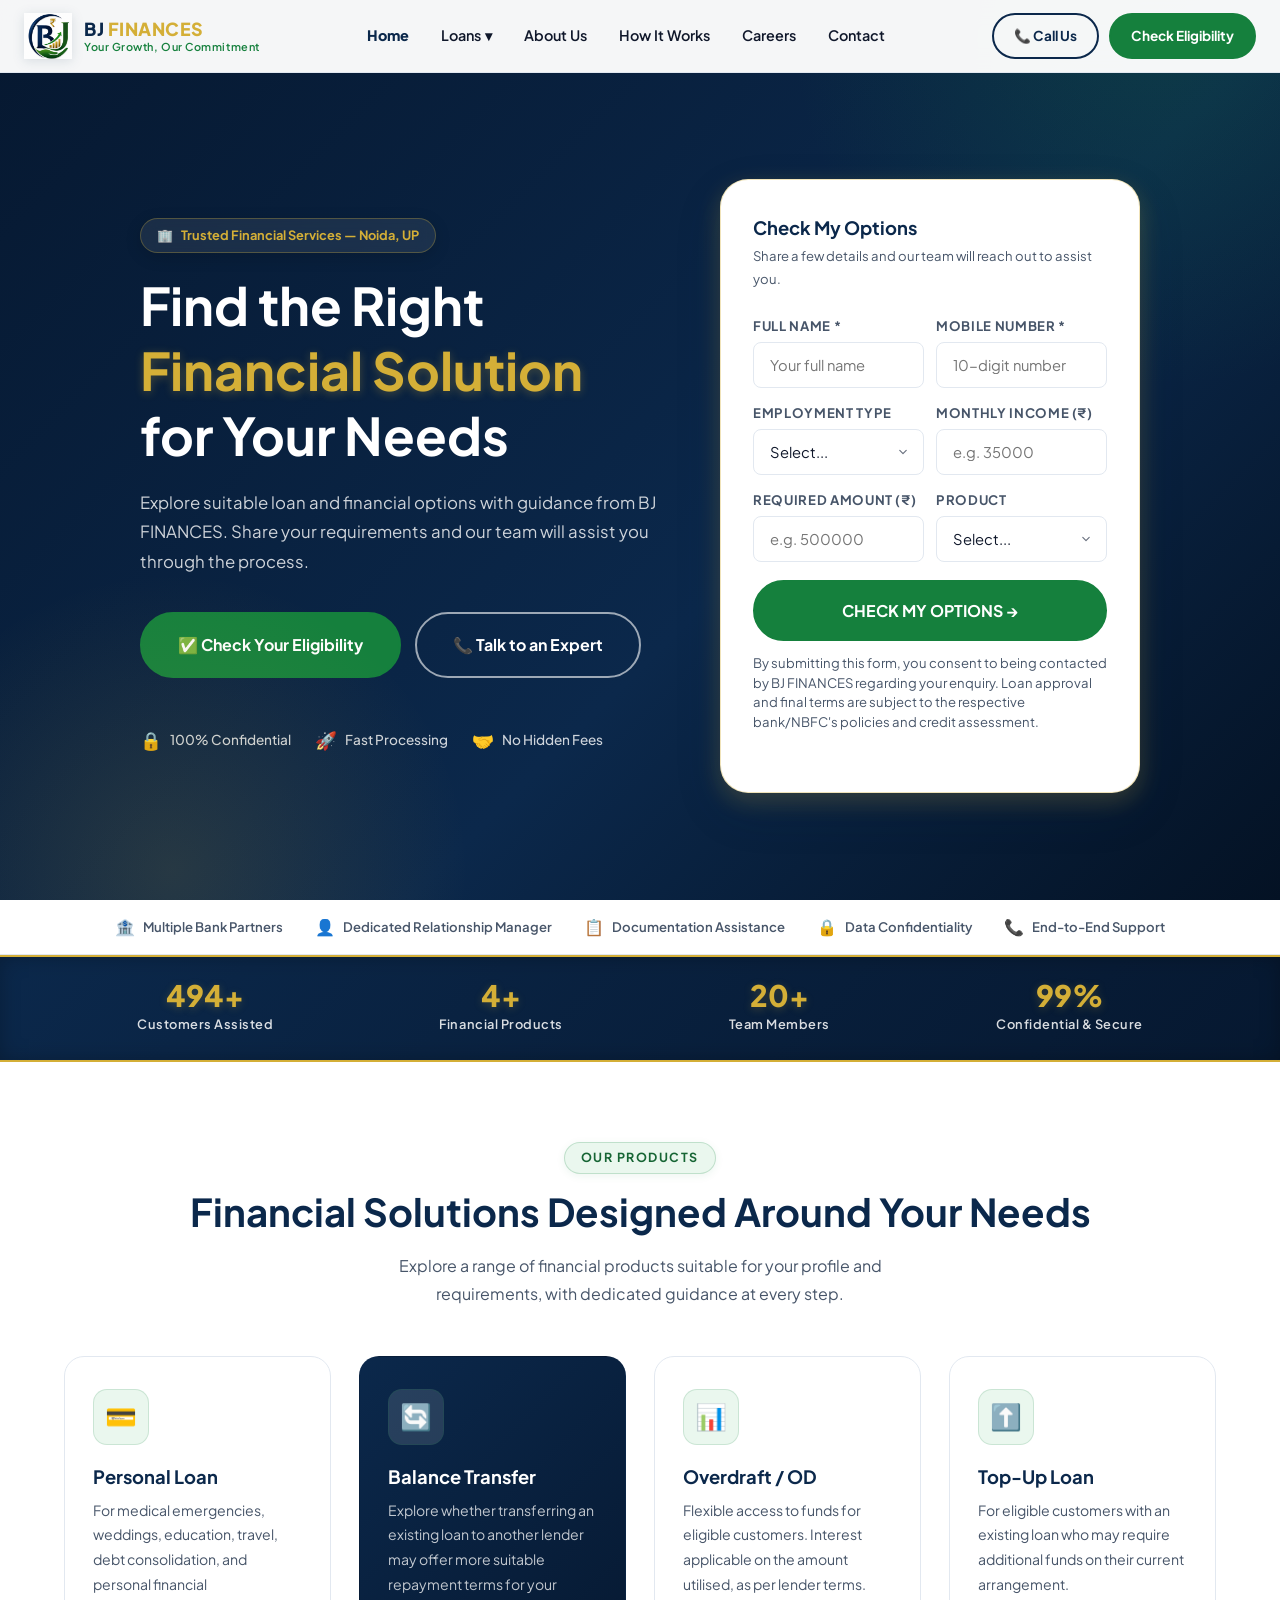
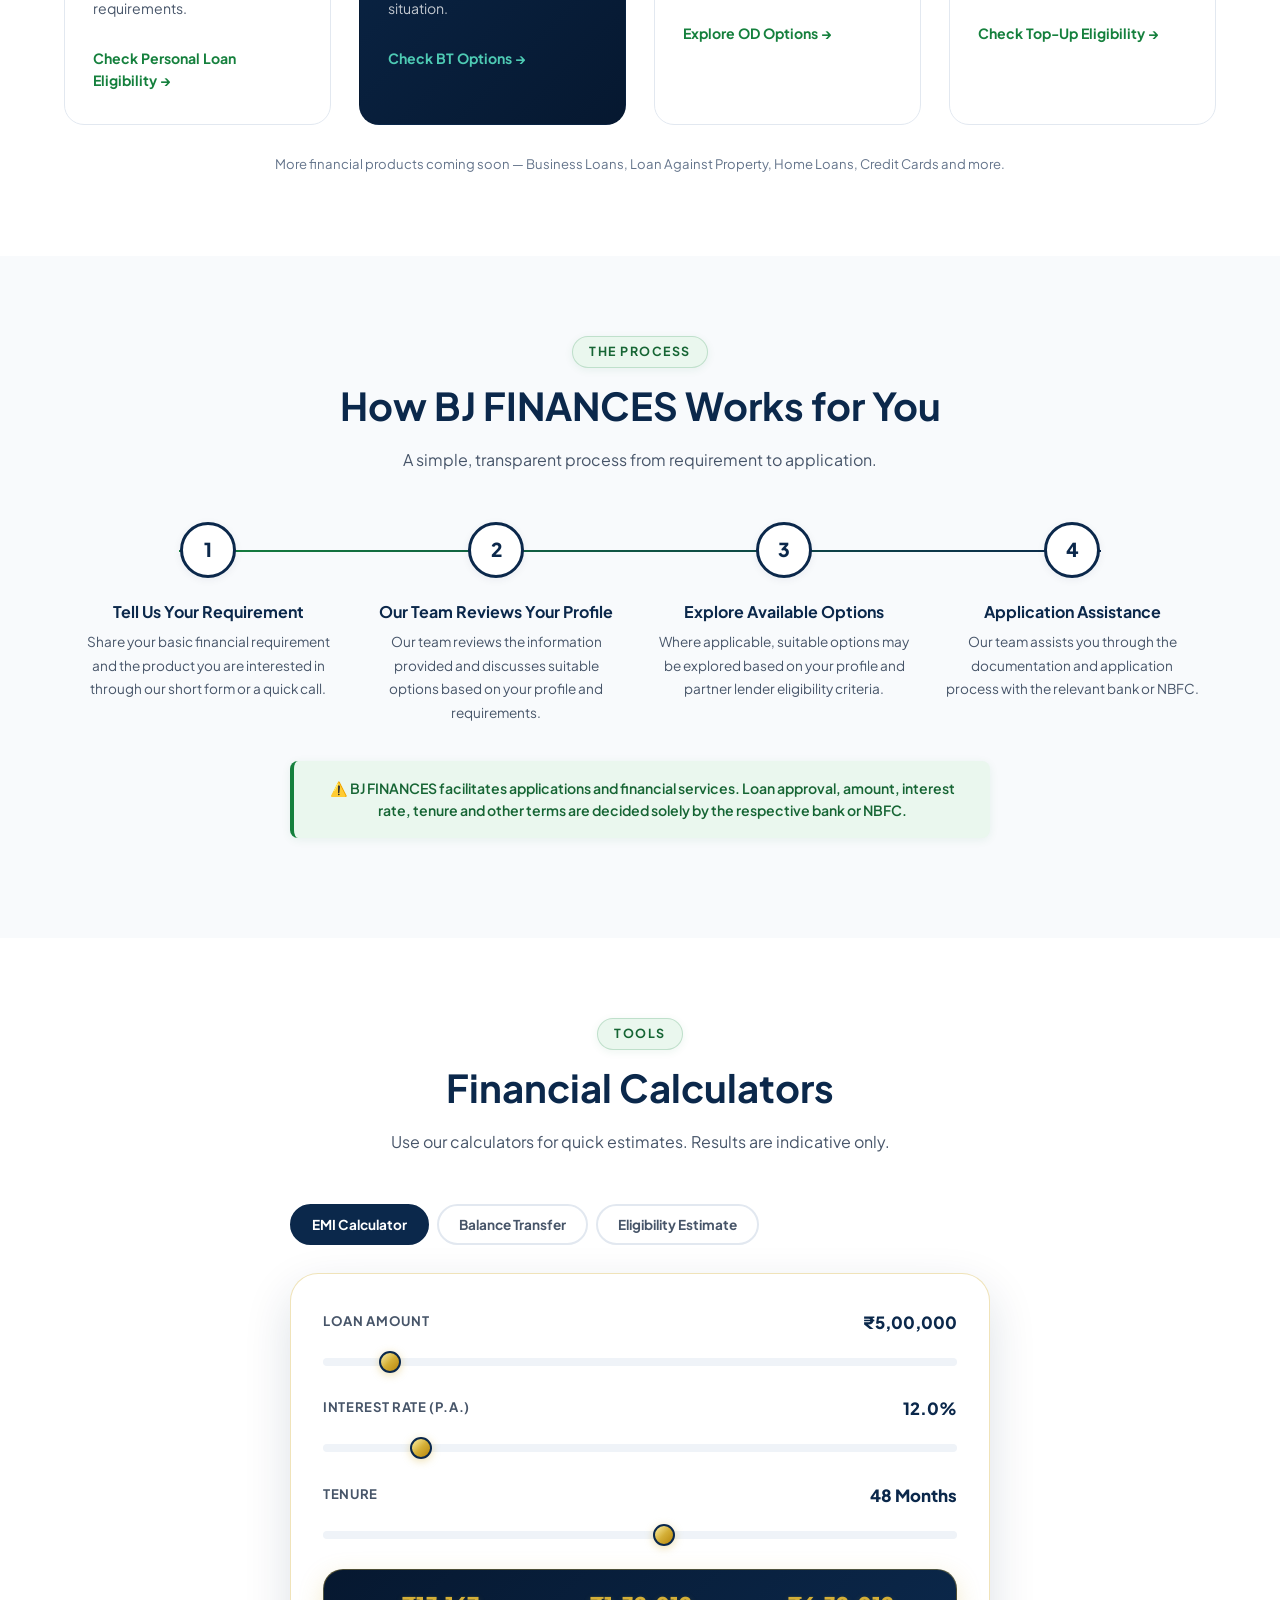
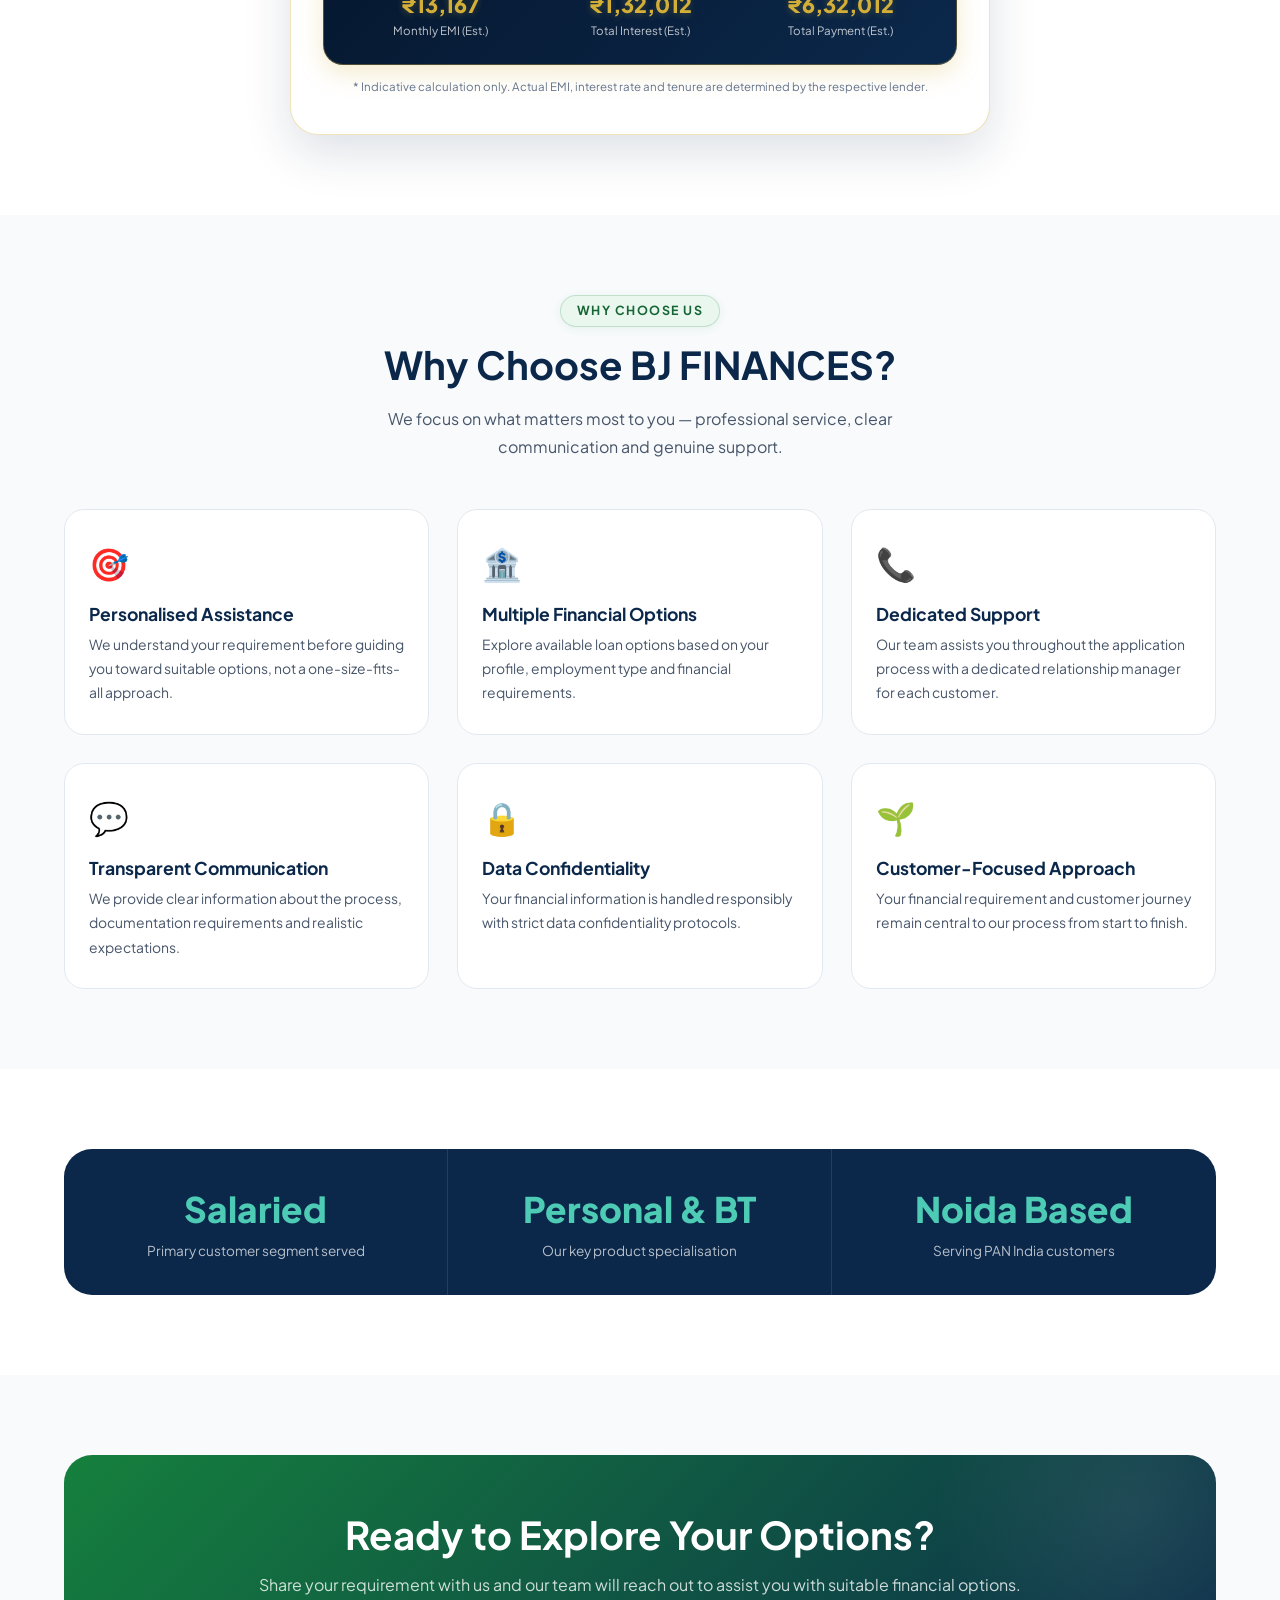
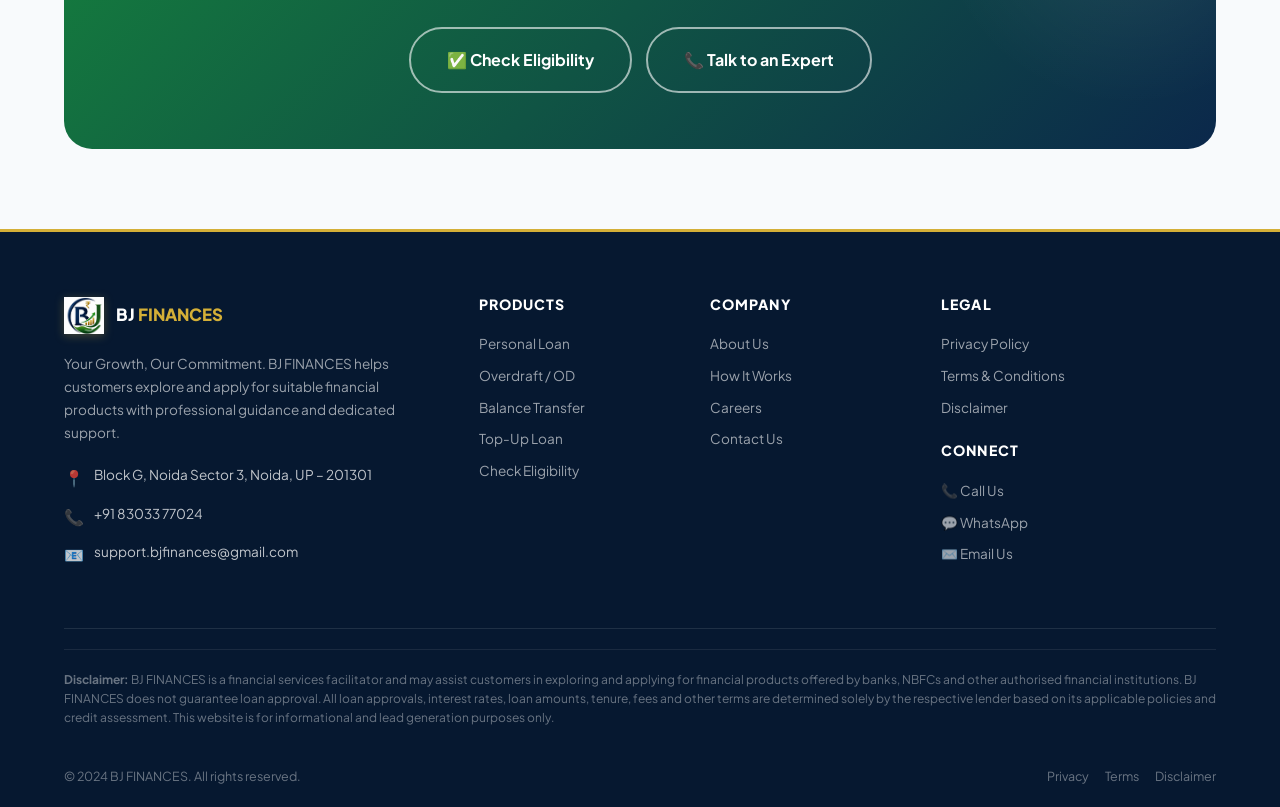
<file: index.html>
<!DOCTYPE html>
<html lang="en">
<head>
  <meta charset="UTF-8">
  <meta name="viewport" content="width=device-width, initial-scale=1.0">
  <title>BJ FINANCES — Your Growth, Our Commitment | Personal Loans, Balance Transfer, OD in Noida</title>
  <meta name="description" content="BJ FINANCES helps you explore Personal Loans, Overdraft, Balance Transfer and Top-Up Loan options in Noida. Professional financial services guidance with dedicated support.">
  <meta name="keywords" content="personal loan noida, balance transfer, overdraft facility, top up loan, loan eligibility, BJ Finances">
  <meta property="og:title" content="BJ FINANCES — Your Growth, Our Commitment">
  <meta property="og:description" content="Explore suitable financial options with guidance from BJ FINANCES. Professional loan facilitation in Noida, UP.">
  <meta property="og:type" content="website">
  <link rel="preconnect" href="https://fonts.googleapis.com">
  <link rel="preconnect" href="https://fonts.gstatic.com" crossorigin>
  <link rel="stylesheet" href="css/style.css">
  <style>
    /* ── HERO IMAGE OVERLAY ── */
    .hero-img-wrap {
      position: relative;
      border-radius: 20px;
      overflow: hidden;
      box-shadow: 0 24px 64px rgba(0,0,0,0.35);
    }
    .hero-img-wrap img { width: 100%; height: 340px; object-fit: cover; }
    .hero-img-overlay {
      position: absolute; inset: 0;
      background: linear-gradient(to top, rgba(18,48,91,0.6), transparent);
    }
    /* ── TRUST STRIP ── */
    .trust-strip {
      background: var(--white);
      border-bottom: 1px solid var(--border);
      padding: 14px 0;
    }
    .trust-strip__inner {
      display: flex;
      align-items: center;
      justify-content: center;
      gap: 32px;
      flex-wrap: wrap;
    }
    .trust-strip__item {
      display: flex;
      align-items: center;
      gap: 8px;
      font-size: 0.82rem;
      font-weight: 600;
      color: var(--text-mid);
    }
    .trust-strip__item .icon { color: var(--green); font-size: 1rem; }
    /* ── CALCULATOR SECTION ── */
    .calc-tabs { display: flex; gap: 8px; margin-bottom: 28px; flex-wrap: wrap; }
    .calc-tab {
      padding: 10px 20px;
      border-radius: 50px;
      border: 2px solid var(--border);
      background: var(--white);
      font-size: 0.85rem;
      font-weight: 700;
      color: var(--text-mid);
      cursor: pointer;
      transition: all var(--transition);
    }
    .calc-tab.active {
      background: var(--navy);
      border-color: var(--navy);
      color: var(--white);
    }
    .calc-panel { display: none; }
    .calc-panel.active { display: block; }
    /* ── CTA BANNER ── */
    .cta-banner {
      background: linear-gradient(135deg, var(--green) 0%, var(--navy) 100%);
      border-radius: var(--radius-xl);
      padding: 56px 48px;
      text-align: center;
      position: relative;
      overflow: hidden;
    }
    .cta-banner::before {
      content: '';
      position: absolute;
      top: -50%; right: -10%;
      width: 400px; height: 400px;
      background: radial-gradient(circle, rgba(255,255,255,0.08), transparent 70%);
      pointer-events: none;
    }
    .cta-banner h2 { color: var(--white); margin-bottom: 12px; }
    .cta-banner p { color: rgba(255,255,255,0.8); margin-bottom: 28px; font-size: 1rem; }
    .cta-banner .btn-group { display: flex; gap: 14px; justify-content: center; flex-wrap: wrap; }
    /* ── TESTIMONIAL / HIGHLIGHT ── */
    .highlights-bar {
      display: grid;
      grid-template-columns: repeat(3, 1fr);
      background: var(--navy);
      border-radius: var(--radius-xl);
      overflow: hidden;
    }
    .highlight-item {
      padding: 32px 28px;
      text-align: center;
      border-right: 1px solid rgba(255,255,255,0.1);
    }
    .highlight-item:last-child { border-right: none; }
    .highlight-item .number {
      font-size: 2.2rem;
      font-weight: 800;
      color: #4ECBB4;
      display: block;
    }
    .highlight-item .label {
      font-size: 0.85rem;
      color: rgba(255,255,255,0.7);
      margin-top: 4px;
    }
    @media (max-width: 768px) {
      .highlights-bar { grid-template-columns: 1fr; }
      .highlight-item { border-right: none; border-bottom: 1px solid rgba(255,255,255,0.1); }
      .highlight-item:last-child { border-bottom: none; }
      .cta-banner { padding: 40px 24px; }
      .trust-strip__inner { gap: 16px; }
    }
  </style>
</head>
<body>

<!-- ══ NAVBAR ════════════════════════════════════════════════ -->
<nav class="navbar" id="navbar" role="navigation" aria-label="Main navigation">
  <div class="navbar__inner">
    <a href="index.html" class="navbar__logo" aria-label="BJ FINANCES Home">
      <img src="images/logo.svg" alt="BJ FINANCES Logo" class="navbar__logo-img" width="48" height="48">
      <div class="navbar__logo-text">
        <span class="navbar__logo-name">BJ <span class="text-gold">FINANCES</span></span>
        <span class="navbar__logo-tagline">Your Growth, Our Commitment</span>
      </div>
    </a>
    <nav class="navbar__nav" aria-label="Site navigation">
      <a href="index.html">Home</a>
      <div class="dropdown">
        <span class="dropdown-toggle" tabindex="0" role="button" aria-haspopup="true" aria-expanded="false">
          Loans <span aria-hidden="true">▾</span>
        </span>
        <div class="dropdown-menu" role="menu">
          <a href="personal-loan.html" role="menuitem">Personal Loan</a>
          <a href="overdraft.html" role="menuitem">Overdraft / OD</a>
          <a href="balance-transfer.html" role="menuitem">Balance Transfer</a>
          <a href="top-up-loan.html" role="menuitem">Top-Up Loan</a>
        </div>
      </div>
      <a href="about.html">About Us</a>
      <a href="how-it-works.html">How It Works</a>
      <a href="careers.html">Careers</a>
      <a href="contact.html">Contact</a>
    </nav>
    <div class="navbar__actions">
      <a href="tel:+918303377024" class="btn btn-outline btn-sm" id="nav-call-btn">📞 Call Us</a>
      <a href="check-eligibility.html" class="btn btn-primary btn-sm" id="nav-cta-btn">Check Eligibility</a>
    </div>
    <button class="navbar__hamburger" id="hamburger" aria-label="Open menu" aria-expanded="false" aria-controls="mobileNav">
      <span></span><span></span><span></span>
    </button>
  </div>
</nav>

<!-- Mobile Nav -->
<div class="mobile-nav" id="mobileNav" role="dialog" aria-modal="true" aria-label="Mobile menu">
  <div style="display:flex;justify-content:space-between;align-items:center;margin-bottom:20px;">
    <strong style="color:var(--navy);font-size:1rem;">BJ FINANCES</strong>
    <button id="mobileClose" style="background:none;border:none;font-size:1.5rem;cursor:pointer;color:var(--text-dark);" aria-label="Close menu">✕</button>
  </div>
  <a href="index.html">Home</a>
  <a href="#" class="mobile-toggle" style="display:flex;justify-content:space-between;align-items:center;">Loans <span class="toggle-arrow">▾</span></a>
  <div class="mobile-sub" style="display:none;">
    <a href="personal-loan.html">Personal Loan</a>
    <a href="overdraft.html">Overdraft / OD</a>
    <a href="balance-transfer.html">Balance Transfer</a>
    <a href="top-up-loan.html">Top-Up Loan</a>
  </div>
  <a href="about.html">About Us</a>
  <a href="how-it-works.html">How It Works</a>
  <a href="careers.html">Careers</a>
  <a href="contact.html">Contact Us</a>
  <div class="mobile-nav-cta">
    <a href="check-eligibility.html" class="btn btn-primary btn-full" id="mobile-elig-btn">Check Eligibility</a>
    <a href="tel:+918303377024" class="btn btn-outline btn-full" id="mobile-call-btn">📞 +91 83033 77024</a>
  </div>
</div>

<!-- ══ HERO ══════════════════════════════════════════════════ -->
<main>
<section class="hero" aria-label="Hero section">
  <div class="container">
    <div class="hero__inner">
      <!-- Left Content -->
      <div class="hero__content">
        <div class="hero__badge">
          <span>🏢</span>
          <span>Trusted Financial Services — Noida, UP</span>
        </div>
        <h1>Find the Right<br><span class="accent">Financial Solution</span><br>for Your Needs</h1>
        <p class="hero__sub">Explore suitable loan and financial options with guidance from BJ FINANCES. Share your requirements and our team will assist you through the process.</p>
        <div class="hero__actions">
          <a href="check-eligibility.html" class="btn btn-primary btn-lg" id="hero-elig-btn">✅ Check Your Eligibility</a>
          <a href="tel:+918303377024" class="btn btn-outline-white btn-lg" id="hero-call-btn">📞 Talk to an Expert</a>
        </div>
        <div class="hero__trust">
          <div class="hero__trust-item"><span class="icon">🔒</span> 100% Confidential</div>
          <div class="hero__trust-item"><span class="icon">🚀</span> Fast Processing</div>
          <div class="hero__trust-item"><span class="icon">🤝</span> No Hidden Fees</div>
        </div>
      </div>
      <!-- Right Form -->
      <div>
        <div class="hero-form-card" id="heroFormCard">
          <h3>Check My Options</h3>
          <p>Share a few details and our team will reach out to assist you.</p>
          <form id="heroForm" novalidate aria-label="Quick eligibility form">
            <div class="form-grid-2">
              <div class="form-group">
                <label for="hf-name">Full Name *</label>
                <input type="text" id="hf-name" name="fullName" placeholder="Your full name" required autocomplete="name">
              </div>
              <div class="form-group">
                <label for="hf-mobile">Mobile Number *</label>
                <input type="tel" id="hf-mobile" name="mobile" placeholder="10-digit number" required autocomplete="tel" maxlength="10">
              </div>
            </div>
            <div class="form-grid-2">
              <div class="form-group">
                <label for="hf-emptype">Employment Type</label>
                <select id="hf-emptype" name="empType">
                  <option value="">Select...</option>
                  <option>Salaried – Private</option>
                  <option>Salaried – Govt/PSU</option>
                  <option>Salaried – MNC</option>
                  <option>Self Employed</option>
                  <option>Business Owner</option>
                  <option>Other</option>
                </select>
              </div>
              <div class="form-group">
                <label for="hf-income">Monthly Income (₹)</label>
                <input type="number" id="hf-income" name="income" placeholder="e.g. 35000" min="0">
              </div>
            </div>
            <div class="form-grid-2">
              <div class="form-group">
                <label for="hf-amount">Required Amount (₹)</label>
                <input type="number" id="hf-amount" name="amount" placeholder="e.g. 500000" min="0">
              </div>
              <div class="form-group">
                <label for="hf-product">Product</label>
                <select id="hf-product" name="product">
                  <option value="">Select...</option>
                  <option>Personal Loan</option>
                  <option>Overdraft / OD</option>
                  <option>Balance Transfer</option>
                  <option>Top-Up Loan</option>
                  <option>Other</option>
                </select>
              </div>
            </div>
            <button type="submit" class="btn btn-primary btn-full btn-lg" id="hero-submit-btn" style="margin-top:4px;">CHECK MY OPTIONS →</button>
            <p class="hero-form-disclaimer">By submitting this form, you consent to being contacted by BJ FINANCES regarding your enquiry. Loan approval and final terms are subject to the respective bank/NBFC's policies and credit assessment.</p>
          </form>
          <div class="form-success" style="display:none;">
            <div class="form-success__icon">✅</div>
            <h3 style="color:var(--green);">Thank You!</h3>
            <p style="font-size:0.9rem;color:var(--text-mid);">Your information has been received. A BJ FINANCES representative may contact you to understand your requirements and discuss the next steps.</p>
            <p style="font-size:0.78rem;color:var(--text-light);margin-top:10px;">Reference ID: <strong class="lead-id"></strong></p>
          </div>
        </div>
      </div>
    </div>
  </div>
</section>

<!-- ══ TRUST STRIP ═══════════════════════════════════════════ -->
<div class="trust-strip">
  <div class="trust-strip__inner container">
    <div class="trust-strip__item"><span class="icon">🏦</span> Multiple Bank Partners</div>
    <div class="trust-strip__item"><span class="icon">👤</span> Dedicated Relationship Manager</div>
    <div class="trust-strip__item"><span class="icon">📋</span> Documentation Assistance</div>
    <div class="trust-strip__item"><span class="icon">🔒</span> Data Confidentiality</div>
    <div class="trust-strip__item"><span class="icon">📞</span> End-to-End Support</div>
  </div>
</div>

<!-- ══ STATS BAR ══════════════════════════════════════════════ -->
<div class="stat-bar">
  <div class="stat-bar__inner container">
    <div class="stat-item">
      <span class="stat-item__number" data-count="500" data-suffix="+" id="stat1">500+</span>
      <span class="stat-item__label">Customers Assisted</span>
    </div>
    <div class="stat-item">
      <span class="stat-item__number" data-count="4" data-suffix="+" id="stat2">4+</span>
      <span class="stat-item__label">Financial Products</span>
    </div>
    <div class="stat-item">
      <span class="stat-item__number" data-count="20" data-suffix="+" id="stat3">20+</span>
      <span class="stat-item__label">Team Members</span>
    </div>
    <div class="stat-item">
      <span class="stat-item__number" data-count="100" data-suffix="%" id="stat4">100%</span>
      <span class="stat-item__label">Confidential & Secure</span>
    </div>
  </div>
</div>

<!-- ══ PRODUCTS ═══════════════════════════════════════════════ -->
<section class="section" id="products" aria-labelledby="products-heading">
  <div class="container">
    <div class="text-center mb-48">
      <span class="section-label">Our Products</span>
      <h2 id="products-heading">Financial Solutions Designed Around Your Needs</h2>
      <p style="max-width:560px;margin:16px auto 0;">Explore a range of financial products suitable for your profile and requirements, with dedicated guidance at every step.</p>
    </div>
    <div class="grid grid-4">
      <div class="product-card">
        <div class="product-card__icon" aria-hidden="true">💳</div>
        <h3>Personal Loan</h3>
        <p>For medical emergencies, weddings, education, travel, debt consolidation, and personal financial requirements.</p>
        <a href="personal-loan.html" class="product-card__link" id="prod-pl-link">Check Personal Loan Eligibility →</a>
      </div>
      <div class="product-card featured">
        <div class="product-card__icon" aria-hidden="true">🔄</div>
        <h3>Balance Transfer</h3>
        <p>Explore whether transferring an existing loan to another lender may offer more suitable repayment terms for your situation.</p>
        <a href="balance-transfer.html" class="product-card__link" id="prod-bt-link">Check BT Options →</a>
      </div>
      <div class="product-card">
        <div class="product-card__icon" aria-hidden="true">📊</div>
        <h3>Overdraft / OD</h3>
        <p>Flexible access to funds for eligible customers. Interest applicable on the amount utilised, as per lender terms.</p>
        <a href="overdraft.html" class="product-card__link" id="prod-od-link">Explore OD Options →</a>
      </div>
      <div class="product-card">
        <div class="product-card__icon" aria-hidden="true">⬆️</div>
        <h3>Top-Up Loan</h3>
        <p>For eligible customers with an existing loan who may require additional funds on their current arrangement.</p>
        <a href="top-up-loan.html" class="product-card__link" id="prod-tu-link">Check Top-Up Eligibility →</a>
      </div>
    </div>
    <p style="text-align:center;font-size:0.82rem;color:var(--text-light);margin-top:28px;">More financial products coming soon — Business Loans, Loan Against Property, Home Loans, Credit Cards and more.</p>
  </div>
</section>

<!-- ══ HOW IT WORKS ════════════════════════════════════════ -->
<section class="section section--alt" id="how-it-works" aria-labelledby="hiw-heading">
  <div class="container">
    <div class="text-center mb-48">
      <span class="section-label">The Process</span>
      <h2 id="hiw-heading">How BJ FINANCES Works for You</h2>
      <p style="max-width:520px;margin:16px auto 0;">A simple, transparent process from requirement to application.</p>
    </div>
    <div class="steps">
      <div class="step">
        <div class="step__number">1</div>
        <h4>Tell Us Your Requirement</h4>
        <p>Share your basic financial requirement and the product you are interested in through our short form or a quick call.</p>
      </div>
      <div class="step">
        <div class="step__number">2</div>
        <h4>Our Team Reviews Your Profile</h4>
        <p>Our team reviews the information provided and discusses suitable options based on your profile and requirements.</p>
      </div>
      <div class="step">
        <div class="step__number">3</div>
        <h4>Explore Available Options</h4>
        <p>Where applicable, suitable options may be explored based on your profile and partner lender eligibility criteria.</p>
      </div>
      <div class="step">
        <div class="step__number">4</div>
        <h4>Application Assistance</h4>
        <p>Our team assists you through the documentation and application process with the relevant bank or NBFC.</p>
      </div>
    </div>
    <div class="highlight-box" style="margin-top:36px;max-width:700px;margin-left:auto;margin-right:auto;text-align:center;">
      ⚠️ BJ FINANCES facilitates applications and financial services. Loan approval, amount, interest rate, tenure and other terms are decided solely by the respective bank or NBFC.
    </div>
  </div>
</section>

<!-- ══ EMI CALCULATOR ════════════════════════════════════════ -->
<section class="section" aria-labelledby="calc-heading">
  <div class="container">
    <div class="text-center mb-48">
      <span class="section-label">Tools</span>
      <h2 id="calc-heading">Financial Calculators</h2>
      <p style="max-width:500px;margin:16px auto 0;">Use our calculators for quick estimates. Results are indicative only.</p>
    </div>
    <div style="max-width:700px;margin:0 auto;">
      <div class="calc-tabs" role="tablist" aria-label="Calculator types">
        <button class="calc-tab active" id="tab-emi" role="tab" aria-selected="true" aria-controls="panel-emi" onclick="switchTab('emi')">EMI Calculator</button>
        <button class="calc-tab" id="tab-bt" role="tab" aria-selected="false" aria-controls="panel-bt" onclick="switchTab('bt')">Balance Transfer</button>
        <button class="calc-tab" id="tab-elig" role="tab" aria-selected="false" aria-controls="panel-elig" onclick="switchTab('elig')">Eligibility Estimate</button>
      </div>

      <!-- EMI Panel -->
      <div class="calc-panel active calculator-card" id="panel-emi" role="tabpanel" aria-labelledby="tab-emi">
        <div id="emiCalculator">
          <div class="calc-slider-group">
            <label for="loanAmount">Loan Amount <span id="loanAmountDisp">₹5,00,000</span></label>
            <input type="range" id="loanAmount" min="50000" max="5000000" value="500000" step="50000">
          </div>
          <div class="calc-slider-group">
            <label for="interestRate">Interest Rate (p.a.) <span id="interestRateDisp">12.0%</span></label>
            <input type="range" id="interestRate" min="8" max="36" value="12" step="0.5">
          </div>
          <div class="calc-slider-group">
            <label for="tenure">Tenure <span id="tenureDisp">48 Months</span></label>
            <input type="range" id="tenure" min="6" max="84" value="48" step="6">
          </div>
          <div class="calc-result">
            <div class="calc-result__item">
              <span class="calc-result__value" id="emiResult">₹0</span>
              <span class="calc-result__label">Monthly EMI (Est.)</span>
            </div>
            <div class="calc-result__item">
              <span class="calc-result__value" id="totalInterestResult">₹0</span>
              <span class="calc-result__label">Total Interest (Est.)</span>
            </div>
            <div class="calc-result__item">
              <span class="calc-result__value" id="totalPaymentResult">₹0</span>
              <span class="calc-result__label">Total Payment (Est.)</span>
            </div>
          </div>
          <p style="font-size:0.72rem;color:var(--text-light);margin-top:12px;text-align:center;">* Indicative calculation only. Actual EMI, interest rate and tenure are determined by the respective lender.</p>
        </div>
      </div>

      <!-- BT Panel -->
      <div class="calc-panel calculator-card" id="panel-bt" role="tabpanel" aria-labelledby="tab-bt" style="display:none;">
        <div id="btCalculator">
          <div class="calc-slider-group">
            <label for="btOutstanding">Outstanding Balance <span id="btOutstandingDisp">₹3,00,000</span></label>
            <input type="range" id="btOutstanding" min="50000" max="3000000" value="300000" step="25000">
          </div>
          <div class="calc-slider-group">
            <label for="btCurrentRate">Current Interest Rate <span id="btCurrentRateDisp">18.0%</span></label>
            <input type="range" id="btCurrentRate" min="10" max="36" value="18" step="0.5">
          </div>
          <div class="calc-slider-group">
            <label for="btTenure">Remaining Tenure <span id="btTenureDisp">36 Months</span></label>
            <input type="range" id="btTenure" min="6" max="84" value="36" step="6">
          </div>
          <div class="calc-slider-group">
            <label for="btNewRate">Proposed New Rate <span id="btNewRateDisp">14.0%</span></label>
            <input type="range" id="btNewRate" min="8" max="30" value="14" step="0.5">
          </div>
          <div class="calc-result">
            <div class="calc-result__item">
              <span class="calc-result__value" id="btCurrentEmi">₹0</span>
              <span class="calc-result__label">Current EMI (Est.)</span>
            </div>
            <div class="calc-result__item">
              <span class="calc-result__value" id="btNewEmi">₹0</span>
              <span class="calc-result__label">New EMI (Est.)</span>
            </div>
            <div class="calc-result__item">
              <span class="calc-result__value" id="btSavings">₹0</span>
              <span class="calc-result__label">Potential Monthly Difference</span>
            </div>
          </div>
          <p style="font-size:0.72rem;color:var(--text-light);margin-top:12px;text-align:center;">* Indicative only. Actual BT terms are subject to lender approval and applicable charges.</p>
        </div>
      </div>

      <!-- Eligibility Panel -->
      <div class="calc-panel calculator-card" id="panel-elig" role="tabpanel" aria-labelledby="tab-elig" style="display:none;">
        <div id="eligibilityCalc">
          <div class="form-group">
            <label for="eligIncome">Monthly Net Salary / Income (₹)</label>
            <input type="number" id="eligIncome" placeholder="e.g. 45000" min="0">
          </div>
          <div class="form-group">
            <label for="eligExistingEmi">Existing Monthly EMI Obligations (₹)</label>
            <input type="number" id="eligExistingEmi" placeholder="e.g. 5000" min="0">
          </div>
          <div style="background:var(--bg-light);border-radius:var(--radius-md);padding:20px;margin-top:8px;">
            <p id="eligResult" style="font-size:0.95rem;color:var(--navy);font-weight:600;text-align:center;">Enter your details above to see an indicative estimate.</p>
          </div>
          <p style="font-size:0.72rem;color:var(--text-light);margin-top:12px;text-align:center;">* This is an indicative estimate only. Final eligibility is determined by the respective lender based on its policies and credit assessment.</p>
        </div>
      </div>
    </div>
  </div>
</section>

<!-- ══ WHY BJ FINANCES ═══════════════════════════════════════ -->
<section class="section section--alt" aria-labelledby="why-heading">
  <div class="container">
    <div class="text-center mb-48">
      <span class="section-label">Why Choose Us</span>
      <h2 id="why-heading">Why Choose BJ FINANCES?</h2>
      <p style="max-width:520px;margin:16px auto 0;">We focus on what matters most to you — professional service, clear communication and genuine support.</p>
    </div>
    <div class="grid grid-3">
      <div class="why-card">
        <div class="why-card__icon" aria-hidden="true">🎯</div>
        <h4>Personalised Assistance</h4>
        <p>We understand your requirement before guiding you toward suitable options, not a one-size-fits-all approach.</p>
      </div>
      <div class="why-card">
        <div class="why-card__icon" aria-hidden="true">🏦</div>
        <h4>Multiple Financial Options</h4>
        <p>Explore available loan options based on your profile, employment type and financial requirements.</p>
      </div>
      <div class="why-card">
        <div class="why-card__icon" aria-hidden="true">📞</div>
        <h4>Dedicated Support</h4>
        <p>Our team assists you throughout the application process with a dedicated relationship manager for each customer.</p>
      </div>
      <div class="why-card">
        <div class="why-card__icon" aria-hidden="true">💬</div>
        <h4>Transparent Communication</h4>
        <p>We provide clear information about the process, documentation requirements and realistic expectations.</p>
      </div>
      <div class="why-card">
        <div class="why-card__icon" aria-hidden="true">🔒</div>
        <h4>Data Confidentiality</h4>
        <p>Your financial information is handled responsibly with strict data confidentiality protocols.</p>
      </div>
      <div class="why-card">
        <div class="why-card__icon" aria-hidden="true">🌱</div>
        <h4>Customer-Focused Approach</h4>
        <p>Your financial requirement and customer journey remain central to our process from start to finish.</p>
      </div>
    </div>
  </div>
</section>

<!-- ══ HIGHLIGHTS BAR ════════════════════════════════════════ -->
<section class="section">
  <div class="container">
    <div class="highlights-bar">
      <div class="highlight-item">
        <span class="number">Salaried</span>
        <span class="label">Primary customer segment served</span>
      </div>
      <div class="highlight-item">
        <span class="number">Personal & BT</span>
        <span class="label">Our key product specialisation</span>
      </div>
      <div class="highlight-item">
        <span class="number">Noida Based</span>
        <span class="label">Serving PAN India customers</span>
      </div>
    </div>
  </div>
</section>

<!-- ══ CTA BANNER ════════════════════════════════════════════ -->
<section class="section section--alt">
  <div class="container">
    <div class="cta-banner">
      <h2>Ready to Explore Your Options?</h2>
      <p>Share your requirement with us and our team will reach out to assist you with suitable financial options.</p>
      <div class="btn-group">
        <a href="check-eligibility.html" class="btn btn-outline-white btn-lg" id="cta-elig-btn">✅ Check Eligibility</a>
        <a href="tel:+918303377024" class="btn btn-outline-white btn-lg" id="cta-call-btn">📞 Talk to an Expert</a>
      </div>
    </div>
  </div>
</section>
</main>

<!-- ══ FOOTER ════════════════════════════════════════════════ -->
<footer class="footer" role="contentinfo">
  <div class="container">
    <div class="footer__grid">
      <div class="footer__brand">
        <div class="footer__logo">
          <img src="images/logo.svg" alt="BJ FINANCES Logo" class="footer__logo-img" width="40" height="40">
          <div class="footer__logo-text">BJ <span class="text-gold">FINANCES</span></div>
        </div>
        <p class="footer__desc">Your Growth, Our Commitment. BJ FINANCES helps customers explore and apply for suitable financial products with professional guidance and dedicated support.</p>
        <div class="footer__contact-item"><span class="footer__contact-icon" aria-hidden="true">📍</span><span>Block G, Noida Sector 3, Noida, UP – 201301</span></div>
        <div class="footer__contact-item"><span class="footer__contact-icon" aria-hidden="true">📞</span><a href="tel:+918303377024">+91 83033 77024</a></div>
        <div class="footer__contact-item"><span class="footer__contact-icon" aria-hidden="true">📧</span><a href="mailto:support.bjfinances@gmail.com">support.bjfinances@gmail.com</a></div>
      </div>
      <div>
        <h5>Products</h5>
        <nav class="footer__links" aria-label="Products">
          <a href="personal-loan.html">Personal Loan</a>
          <a href="overdraft.html">Overdraft / OD</a>
          <a href="balance-transfer.html">Balance Transfer</a>
          <a href="top-up-loan.html">Top-Up Loan</a>
          <a href="check-eligibility.html">Check Eligibility</a>
        </nav>
      </div>
      <div>
        <h5>Company</h5>
        <nav class="footer__links" aria-label="Company">
          <a href="about.html">About Us</a>
          <a href="how-it-works.html">How It Works</a>
          <a href="careers.html">Careers</a>
          <a href="contact.html">Contact Us</a>
        </nav>
      </div>
      <div>
        <h5>Legal</h5>
        <nav class="footer__links" aria-label="Legal">
          <a href="privacy-policy.html">Privacy Policy</a>
          <a href="terms.html">Terms &amp; Conditions</a>
          <a href="disclaimer.html">Disclaimer</a>
        </nav>
        <div style="margin-top:24px;">
          <h5>Connect</h5>
          <nav class="footer__links" aria-label="Connect">
            <a href="tel:+918303377024">📞 Call Us</a>
            <a href="https://wa.me/918303377024" target="_blank" rel="noopener noreferrer">💬 WhatsApp</a>
            <a href="mailto:support.bjfinances@gmail.com">✉️ Email Us</a>
          </nav>
        </div>
      </div>
    </div>
    <div class="footer__disclaimer">
      <strong>Disclaimer:</strong> BJ FINANCES is a financial services facilitator and may assist customers in exploring and applying for financial products offered by banks, NBFCs and other authorised financial institutions. BJ FINANCES does not guarantee loan approval. All loan approvals, interest rates, loan amounts, tenure, fees and other terms are determined solely by the respective lender based on its applicable policies and credit assessment. This website is for informational and lead generation purposes only.
    </div>
    <div class="footer__bottom">
      <span>© 2024 BJ FINANCES. All rights reserved.</span>
      <nav aria-label="Footer legal links" style="display:flex;gap:16px;">
        <a href="privacy-policy.html">Privacy</a>
        <a href="terms.html">Terms</a>
        <a href="disclaimer.html">Disclaimer</a>
      </nav>
    </div>
  </div>
</footer>

<!-- ══ FLOATING CTAs ══════════════════════════════════════════ -->
<div class="floating-actions" aria-label="Quick actions" style="opacity:0;pointer-events:none;transition:opacity 0.3s;">
  <a href="https://wa.me/918303377024" class="fab fab-whatsapp" target="_blank" rel="noopener noreferrer" id="fab-whatsapp-btn" title="WhatsApp Us" aria-label="Open WhatsApp chat">💬</a>
  <a href="tel:+918303377024" class="fab fab-call" id="fab-call-btn" title="Call Now" aria-label="Call BJ FINANCES">📞</a>
</div>

<script>
// Calculator tab switcher (inline for speed)
function switchTab(tab) {
  document.querySelectorAll('.calc-tab').forEach(t => { t.classList.remove('active'); t.setAttribute('aria-selected','false'); });
  document.querySelectorAll('.calc-panel').forEach(p => p.style.display = 'none');
  document.getElementById('tab-' + tab).classList.add('active');
  document.getElementById('tab-' + tab).setAttribute('aria-selected','true');
  document.getElementById('panel-' + tab).style.display = 'block';
}
</script>
<script src="js/main.js"></script>
<script src="js/forms.js"></script>
<script src="js/calculator.js"></script>
</body>
</html>
</file>
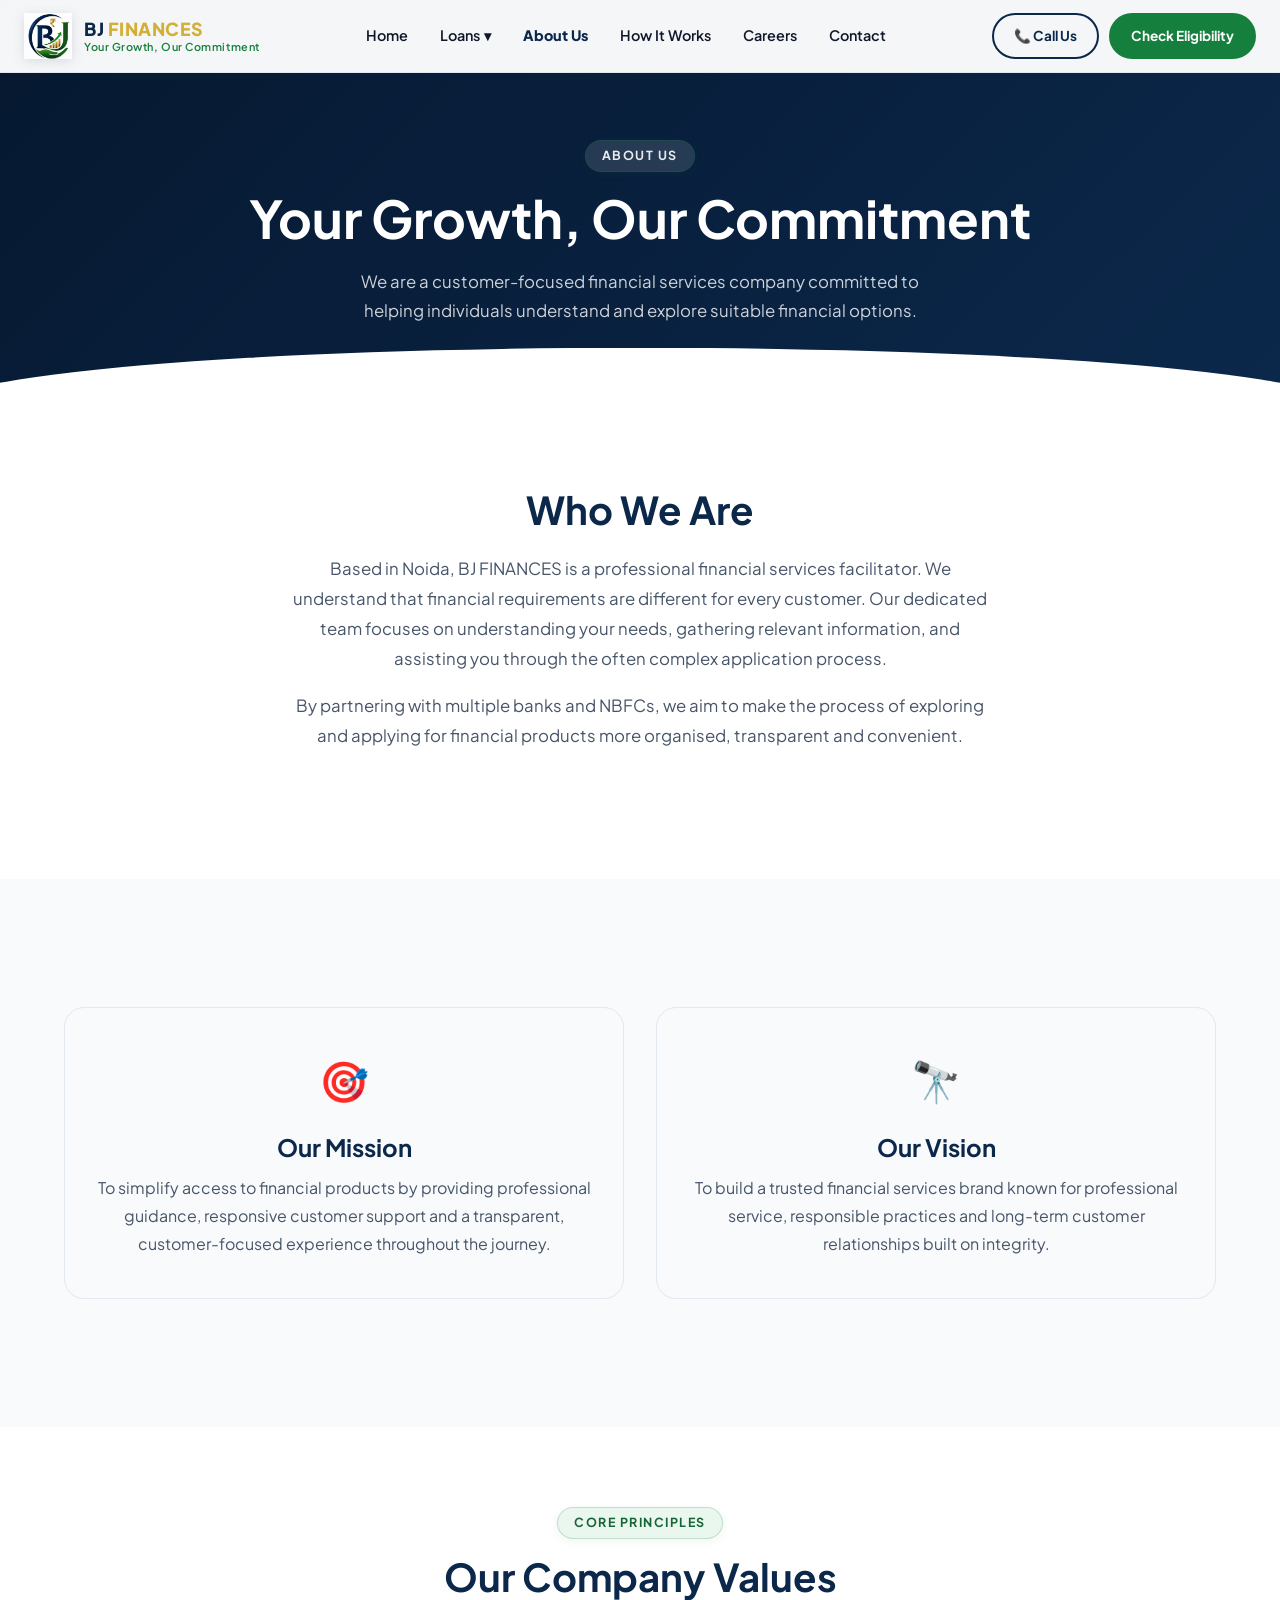
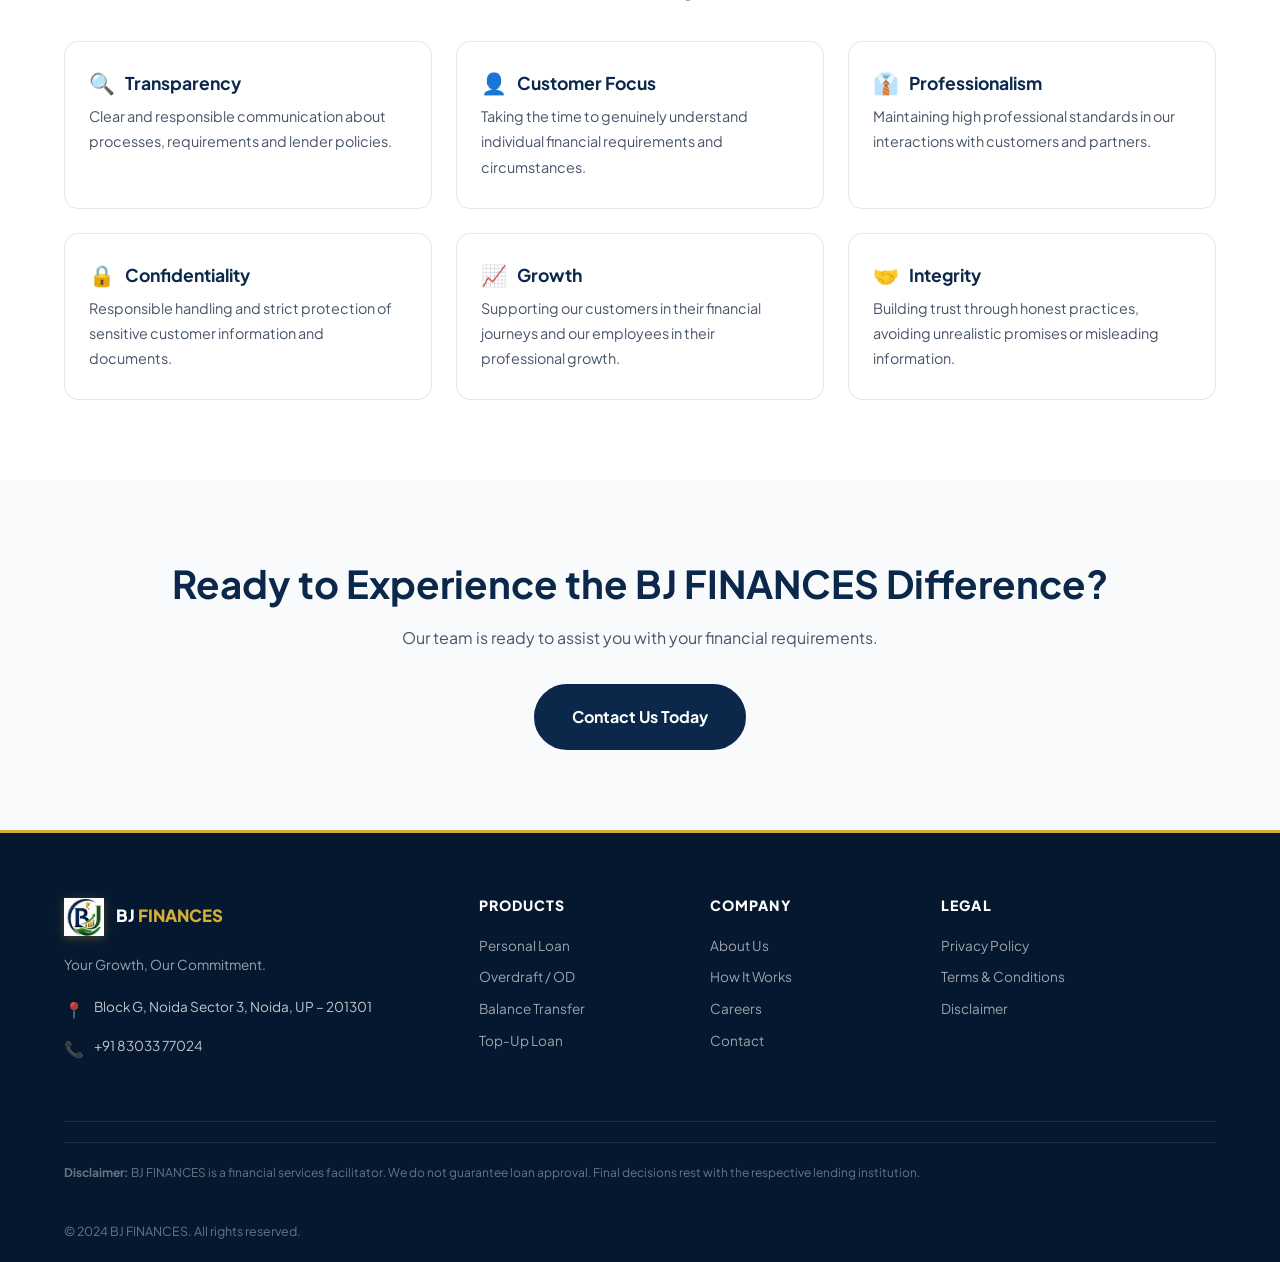
<file: about.html>
<!DOCTYPE html>
<html lang="en">
<head>
  <meta charset="UTF-8">
  <meta name="viewport" content="width=device-width, initial-scale=1.0">
  <title>About Us — BJ FINANCES</title>
  <meta name="description" content="Learn about BJ FINANCES, a professional financial services facilitator based in Noida. We assist customers in exploring suitable loan options.">
  <link rel="preconnect" href="https://fonts.googleapis.com">
  <link rel="stylesheet" href="css/style.css">
  <style>
    .mission-vision { display: grid; grid-template-columns: 1fr 1fr; gap: 32px; margin: 48px 0; }
    .mv-card { background: var(--bg-light); border-radius: var(--radius-lg); padding: 40px 32px; text-align: center; border: 1px solid var(--border); }
    .mv-card .icon { font-size: 2.5rem; margin-bottom: 20px; }
    .mv-card h3 { color: var(--navy); margin-bottom: 12px; }
    .value-grid { display: grid; grid-template-columns: repeat(3, 1fr); gap: 24px; margin-top: 40px; }
    .value-card { padding: 28px 24px; border: 1px solid var(--border); border-radius: var(--radius-md); transition: all var(--transition); }
    .value-card:hover { border-color: var(--green); box-shadow: var(--shadow-sm); transform: translateY(-3px); }
    .value-card h4 { color: var(--navy); margin-bottom: 8px; display: flex; align-items: center; gap: 10px; }
    @media(max-width:768px) { .mission-vision { grid-template-columns: 1fr; } .value-grid { grid-template-columns: 1fr; } }
  </style>
</head>
<body>

<nav class="navbar" id="navbar">
  <div class="navbar__inner">
    <a href="index.html" class="navbar__logo">
      <img src="images/logo.svg" alt="BJ FINANCES Logo" class="navbar__logo-img" width="48" height="48">
      <div class="navbar__logo-text">
        <span class="navbar__logo-name">BJ <span class="text-gold">FINANCES</span></span>
        <span class="navbar__logo-tagline">Your Growth, Our Commitment</span>
      </div>
    </a>
    <nav class="navbar__nav">
      <a href="index.html">Home</a>
      <div class="dropdown">
        <span class="dropdown-toggle" tabindex="0" role="button">Loans <span>▾</span></span>
        <div class="dropdown-menu">
          <a href="personal-loan.html">Personal Loan</a><a href="overdraft.html">Overdraft / OD</a>
          <a href="balance-transfer.html">Balance Transfer</a><a href="top-up-loan.html">Top-Up Loan</a>
        </div>
      </div>
      <a href="about.html" style="color:var(--navy);font-weight:800;">About Us</a>
      <a href="how-it-works.html">How It Works</a>
      <a href="careers.html">Careers</a>
      <a href="contact.html">Contact</a>
    </nav>
    <div class="navbar__actions">
      <a href="tel:+918303377024" class="btn btn-outline btn-sm">📞 Call Us</a>
      <a href="check-eligibility.html" class="btn btn-primary btn-sm">Check Eligibility</a>
    </div>
    <button class="navbar__hamburger" id="hamburger"><span></span><span></span><span></span></button>
  </div>
</nav>

<div class="mobile-nav" id="mobileNav">
  <div style="display:flex;justify-content:space-between;align-items:center;margin-bottom:20px;">
    <strong style="color:var(--navy)">BJ FINANCES</strong>
    <button id="mobileClose" style="background:none;border:none;font-size:1.5rem;cursor:pointer;">✕</button>
  </div>
  <a href="index.html">Home</a>
  <a href="#" class="mobile-toggle" style="display:flex;justify-content:space-between;">Loans <span class="toggle-arrow">▾</span></a>
  <div class="mobile-sub" style="display:none;">
    <a href="personal-loan.html">Personal Loan</a><a href="overdraft.html">Overdraft / OD</a>
    <a href="balance-transfer.html">Balance Transfer</a><a href="top-up-loan.html">Top-Up Loan</a>
  </div>
  <a href="about.html">About Us</a><a href="how-it-works.html">How It Works</a>
  <a href="careers.html">Careers</a><a href="contact.html">Contact Us</a>
</div>

<main>
<div class="page-hero">
  <div class="container">
    <span class="section-label" style="background:rgba(255,255,255,0.12);color:rgba(255,255,255,0.9);">About Us</span>
    <h1>Your Growth, Our Commitment</h1>
    <p>We are a customer-focused financial services company committed to helping individuals understand and explore suitable financial options.</p>
  </div>
</div>

<section class="section">
  <div class="container container--sm">
    <div class="text-center mb-48">
      <h2>Who We Are</h2>
      <p style="font-size:1.05rem;line-height:1.8;margin-top:20px;color:var(--text-mid);">Based in Noida, BJ FINANCES is a professional financial services facilitator. We understand that financial requirements are different for every customer. Our dedicated team focuses on understanding your needs, gathering relevant information, and assisting you through the often complex application process.</p>
      <p style="font-size:1.05rem;line-height:1.8;margin-top:16px;color:var(--text-mid);">By partnering with multiple banks and NBFCs, we aim to make the process of exploring and applying for financial products more organised, transparent and convenient.</p>
    </div>
  </div>
</section>

<section class="section section--alt">
  <div class="container">
    <div class="mission-vision">
      <div class="mv-card">
        <div class="icon">🎯</div>
        <h3>Our Mission</h3>
        <p>To simplify access to financial products by providing professional guidance, responsive customer support and a transparent, customer-focused experience throughout the journey.</p>
      </div>
      <div class="mv-card">
        <div class="icon">🔭</div>
        <h3>Our Vision</h3>
        <p>To build a trusted financial services brand known for professional service, responsible practices and long-term customer relationships built on integrity.</p>
      </div>
    </div>
  </div>
</section>

<section class="section">
  <div class="container">
    <div class="text-center">
      <span class="section-label">Core Principles</span>
      <h2>Our Company Values</h2>
    </div>
    <div class="value-grid">
      <div class="value-card">
        <h4><span style="font-size:1.3rem;">🔍</span> Transparency</h4>
        <p style="font-size:0.9rem;">Clear and responsible communication about processes, requirements and lender policies.</p>
      </div>
      <div class="value-card">
        <h4><span style="font-size:1.3rem;">👤</span> Customer Focus</h4>
        <p style="font-size:0.9rem;">Taking the time to genuinely understand individual financial requirements and circumstances.</p>
      </div>
      <div class="value-card">
        <h4><span style="font-size:1.3rem;">👔</span> Professionalism</h4>
        <p style="font-size:0.9rem;">Maintaining high professional standards in our interactions with customers and partners.</p>
      </div>
      <div class="value-card">
        <h4><span style="font-size:1.3rem;">🔒</span> Confidentiality</h4>
        <p style="font-size:0.9rem;">Responsible handling and strict protection of sensitive customer information and documents.</p>
      </div>
      <div class="value-card">
        <h4><span style="font-size:1.3rem;">📈</span> Growth</h4>
        <p style="font-size:0.9rem;">Supporting our customers in their financial journeys and our employees in their professional growth.</p>
      </div>
      <div class="value-card">
        <h4><span style="font-size:1.3rem;">🤝</span> Integrity</h4>
        <p style="font-size:0.9rem;">Building trust through honest practices, avoiding unrealistic promises or misleading information.</p>
      </div>
    </div>
  </div>
</section>

<section class="section section--alt">
  <div class="container text-center">
    <h2>Ready to Experience the BJ FINANCES Difference?</h2>
    <p style="max-width:500px;margin:16px auto 32px;">Our team is ready to assist you with your financial requirements.</p>
    <a href="contact.html" class="btn btn-navy btn-lg">Contact Us Today</a>
  </div>
</section>
</main>

<footer class="footer">
  <div class="container">
    <div class="footer__grid">
      <div class="footer__brand">
        <div class="footer__logo">
          <img src="images/logo.svg" alt="BJ FINANCES Logo" class="footer__logo-img" width="40" height="40">
          <div class="footer__logo-text">BJ <span class="text-gold">FINANCES</span></div>
        </div>
        <p class="footer__desc">Your Growth, Our Commitment.</p>
        <div class="footer__contact-item"><span class="footer__contact-icon">📍</span><span>Block G, Noida Sector 3, Noida, UP – 201301</span></div>
        <div class="footer__contact-item"><span class="footer__contact-icon">📞</span><a href="tel:+918303377024">+91 83033 77024</a></div>
      </div>
      <div><h5>Products</h5><nav class="footer__links"><a href="personal-loan.html">Personal Loan</a><a href="overdraft.html">Overdraft / OD</a><a href="balance-transfer.html">Balance Transfer</a><a href="top-up-loan.html">Top-Up Loan</a></nav></div>
      <div><h5>Company</h5><nav class="footer__links"><a href="about.html">About Us</a><a href="how-it-works.html">How It Works</a><a href="careers.html">Careers</a><a href="contact.html">Contact</a></nav></div>
      <div><h5>Legal</h5><nav class="footer__links"><a href="privacy-policy.html">Privacy Policy</a><a href="terms.html">Terms &amp; Conditions</a><a href="disclaimer.html">Disclaimer</a></nav></div>
    </div>
    <div class="footer__disclaimer"><strong>Disclaimer:</strong> BJ FINANCES is a financial services facilitator. We do not guarantee loan approval. Final decisions rest with the respective lending institution.</div>
    <div class="footer__bottom"><span>© 2024 BJ FINANCES. All rights reserved.</span></div>
  </div>
</footer>
<script src="js/main.js"></script>
</body>
</html>
</file>
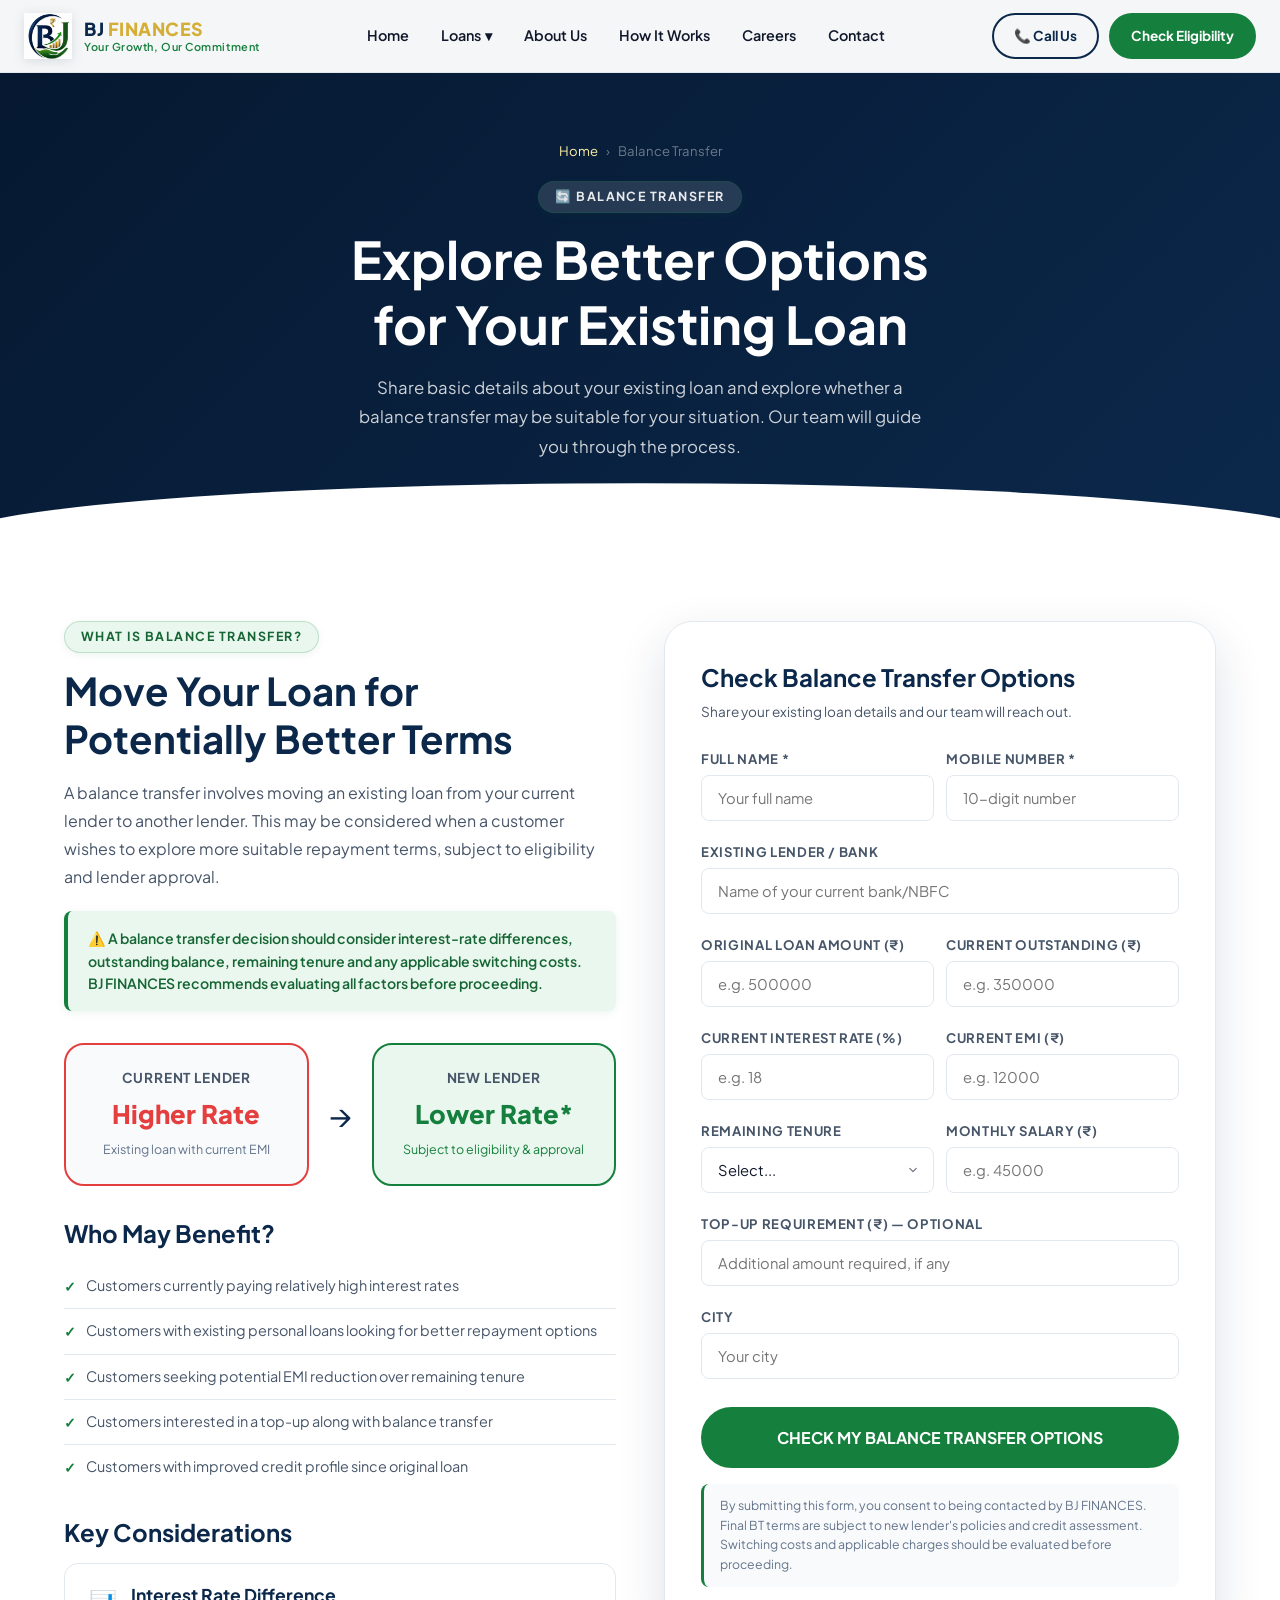
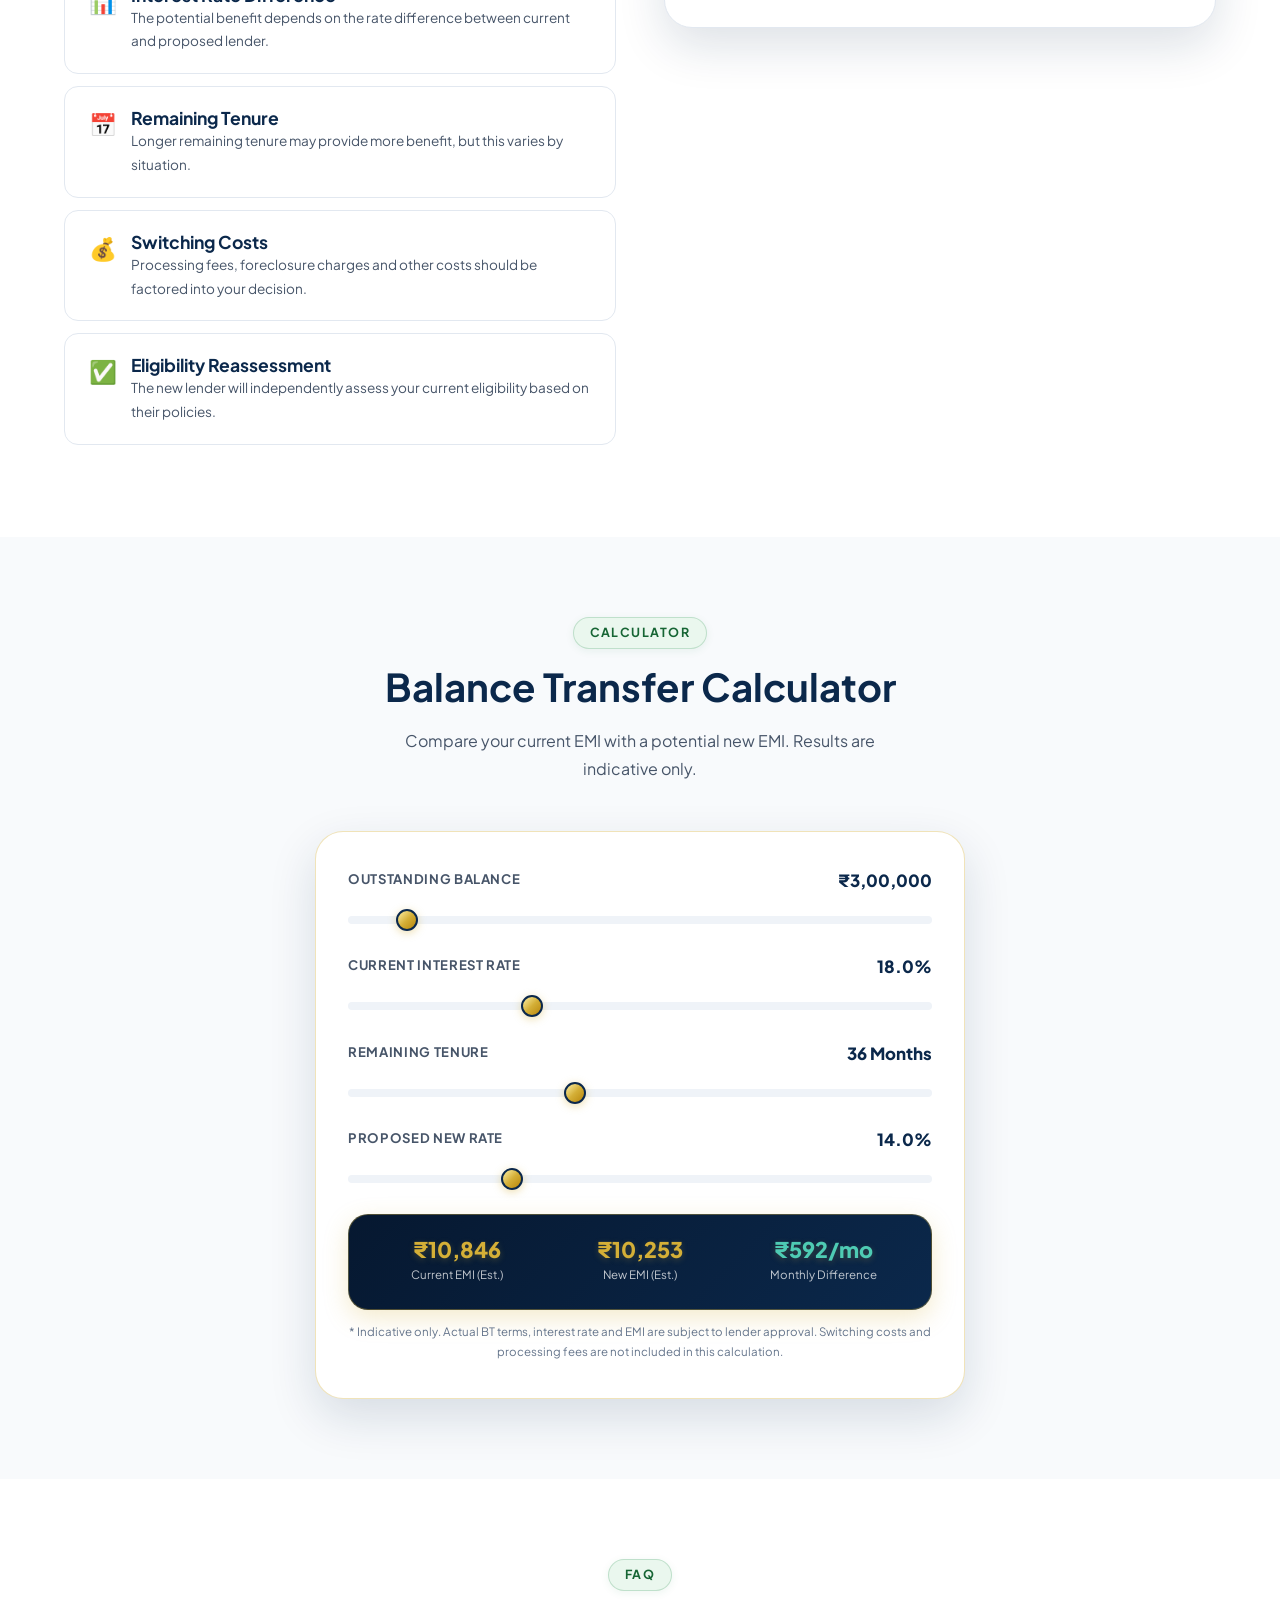
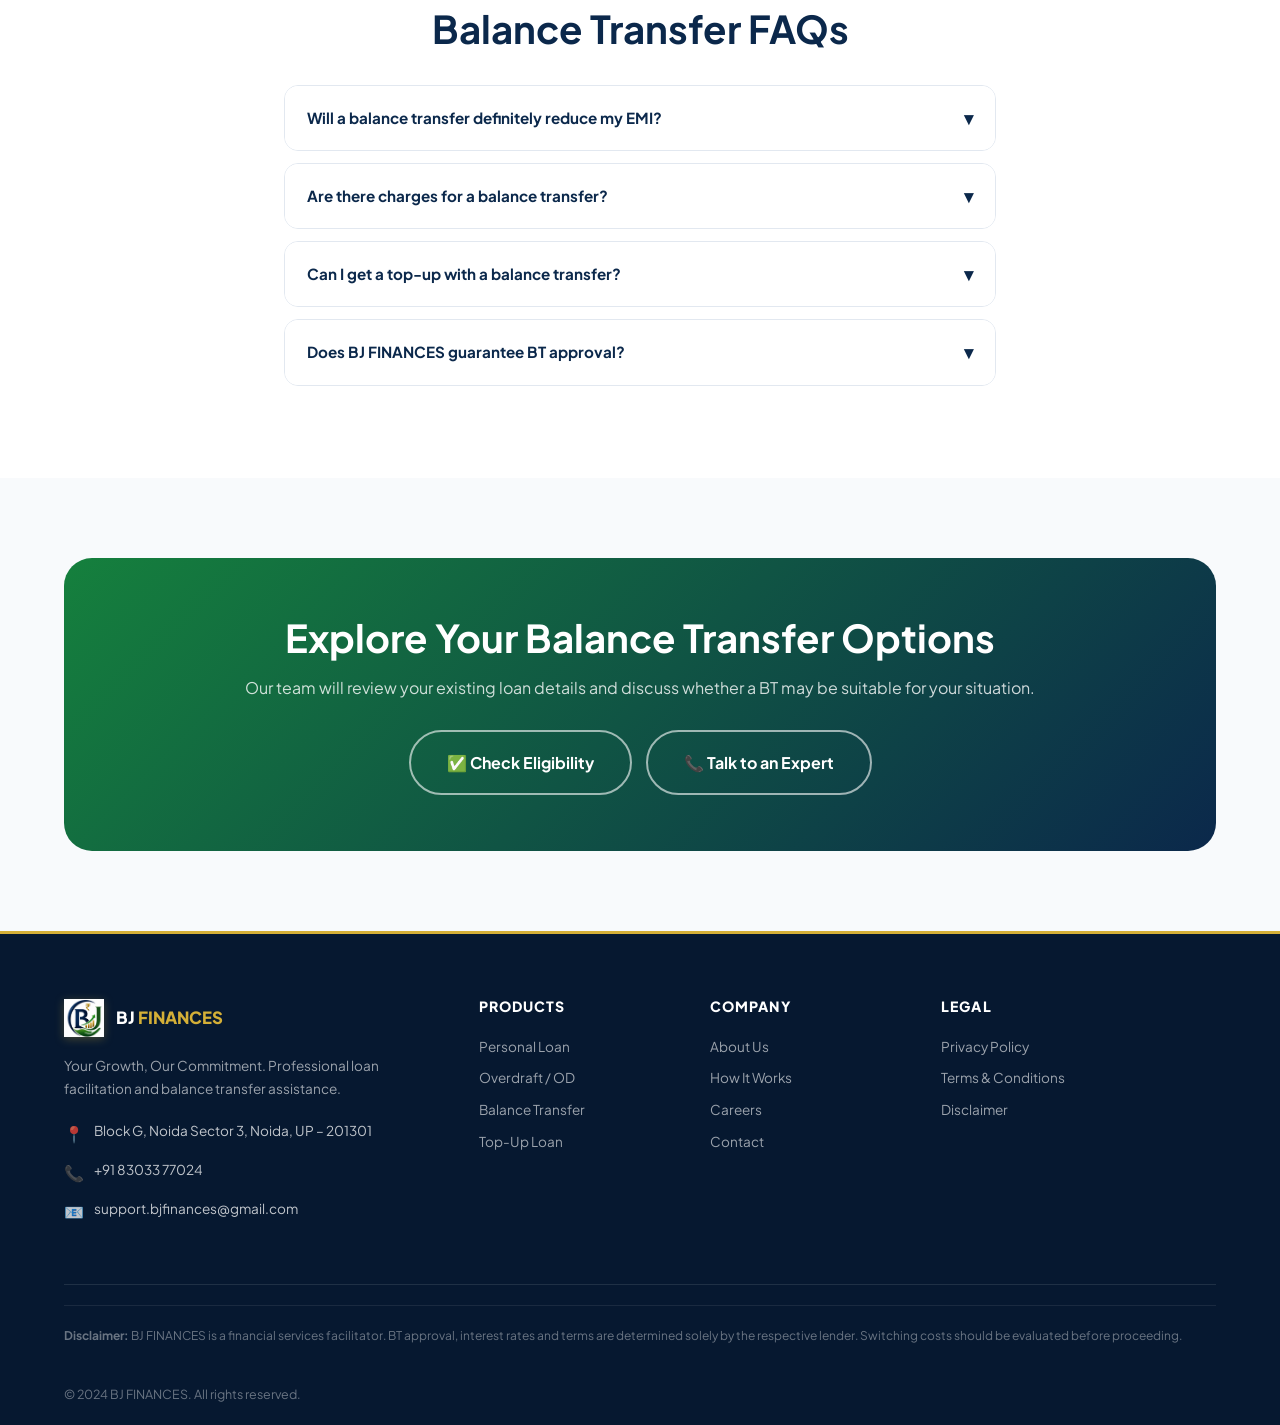
<file: balance-transfer.html>
<!DOCTYPE html>
<html lang="en">
<head>
  <meta charset="UTF-8">
  <meta name="viewport" content="width=device-width, initial-scale=1.0">
  <title>Balance Transfer — Explore Better Loan Options | BJ FINANCES</title>
  <meta name="description" content="Explore whether transferring your existing personal loan to another lender could provide more suitable repayment terms. BJ FINANCES assists with balance transfer applications in Noida.">
  <link rel="preconnect" href="https://fonts.googleapis.com">
  <link rel="stylesheet" href="css/style.css">
  <style>
    .bt-comparison {
      display: grid;
      grid-template-columns: 1fr auto 1fr;
      gap: 20px;
      align-items: center;
      margin: 32px 0;
    }
    .bt-box {
      background: var(--bg-light);
      border-radius: var(--radius-lg);
      padding: 24px;
      text-align: center;
      border: 2px solid var(--border);
    }
    .bt-box.current { border-color: #E53E3E; }
    .bt-box.new-lender { border-color: var(--green); background: var(--green-pale); }
    .bt-box h4 { font-size: 0.85rem; color: var(--text-mid); margin-bottom: 8px; text-transform: uppercase; letter-spacing: 0.06em; }
    .bt-box .amount { font-size: 1.6rem; font-weight: 800; margin-bottom: 4px; }
    .bt-box.current .amount { color: #E53E3E; }
    .bt-box.new-lender .amount { color: var(--green); }
    .bt-arrow { font-size: 2rem; color: var(--navy); text-align: center; }
    .consideration-card { background: var(--white); border: 1.5px solid var(--border); border-radius: var(--radius-md); padding: 20px 24px; margin-bottom: 12px; display: flex; align-items: flex-start; gap: 14px; }
    .consideration-card .icon { font-size: 1.4rem; flex-shrink: 0; }
    @media(max-width:600px) { .bt-comparison { grid-template-columns: 1fr; } .bt-arrow { transform: rotate(90deg); } }
  </style>
</head>
<body>

<nav class="navbar" id="navbar">
  <div class="navbar__inner">
    <a href="index.html" class="navbar__logo">
      <img src="images/logo.svg" alt="BJ FINANCES Logo" class="navbar__logo-img" width="48" height="48">
      <div class="navbar__logo-text">
        <span class="navbar__logo-name">BJ <span class="text-gold">FINANCES</span></span>
        <span class="navbar__logo-tagline">Your Growth, Our Commitment</span>
      </div>
    </a>
    <nav class="navbar__nav">
      <a href="index.html">Home</a>
      <div class="dropdown">
        <span class="dropdown-toggle" tabindex="0" role="button">Loans <span>▾</span></span>
        <div class="dropdown-menu">
          <a href="personal-loan.html">Personal Loan</a>
          <a href="overdraft.html">Overdraft / OD</a>
          <a href="balance-transfer.html">Balance Transfer</a>
          <a href="top-up-loan.html">Top-Up Loan</a>
        </div>
      </div>
      <a href="about.html">About Us</a>
      <a href="how-it-works.html">How It Works</a>
      <a href="careers.html">Careers</a>
      <a href="contact.html">Contact</a>
    </nav>
    <div class="navbar__actions">
      <a href="tel:+918303377024" class="btn btn-outline btn-sm">📞 Call Us</a>
      <a href="check-eligibility.html" class="btn btn-primary btn-sm">Check Eligibility</a>
    </div>
    <button class="navbar__hamburger" id="hamburger"><span></span><span></span><span></span></button>
  </div>
</nav>
<div class="mobile-nav" id="mobileNav">
  <div style="display:flex;justify-content:space-between;align-items:center;margin-bottom:20px;">
    <strong style="color:var(--navy)">BJ FINANCES</strong>
    <button id="mobileClose" style="background:none;border:none;font-size:1.5rem;cursor:pointer;">✕</button>
  </div>
  <a href="index.html">Home</a>
  <a href="#" class="mobile-toggle" style="display:flex;justify-content:space-between;">Loans <span class="toggle-arrow">▾</span></a>
  <div class="mobile-sub" style="display:none;">
    <a href="personal-loan.html">Personal Loan</a><a href="overdraft.html">Overdraft / OD</a>
    <a href="balance-transfer.html">Balance Transfer</a><a href="top-up-loan.html">Top-Up Loan</a>
  </div>
  <a href="about.html">About Us</a><a href="how-it-works.html">How It Works</a>
  <a href="careers.html">Careers</a><a href="contact.html">Contact Us</a>
  <div class="mobile-nav-cta">
    <a href="check-eligibility.html?product=bt" class="btn btn-primary btn-full">Check BT Options</a>
    <a href="tel:+918303377024" class="btn btn-outline btn-full">📞 +91 83033 77024</a>
  </div>
</div>

<main>
<div class="page-hero">
  <div class="container">
    <nav class="breadcrumb"><a href="index.html">Home</a><span>›</span><span>Balance Transfer</span></nav>
    <span class="section-label" style="background:rgba(255,255,255,0.12);color:rgba(255,255,255,0.9);">🔄 Balance Transfer</span>
    <h1>Explore Better Options<br>for Your Existing Loan</h1>
    <p>Share basic details about your existing loan and explore whether a balance transfer may be suitable for your situation. Our team will guide you through the process.</p>
  </div>
</div>

<!-- OVERVIEW + FORM -->
<section class="section">
  <div class="container">
    <div class="grid grid-2" style="align-items:start;gap:48px;">
      <div>
        <span class="section-label">What is Balance Transfer?</span>
        <h2 style="margin-bottom:16px;">Move Your Loan for Potentially Better Terms</h2>
        <p>A balance transfer involves moving an existing loan from your current lender to another lender. This may be considered when a customer wishes to explore more suitable repayment terms, subject to eligibility and lender approval.</p>
        <div class="highlight-box" style="margin-top:20px;">⚠️ A balance transfer decision should consider interest-rate differences, outstanding balance, remaining tenure and any applicable switching costs. BJ FINANCES recommends evaluating all factors before proceeding.</div>

        <div class="bt-comparison" style="margin-top:32px;">
          <div class="bt-box current">
            <h4>Current Lender</h4>
            <div class="amount">Higher Rate</div>
            <p style="font-size:0.78rem;color:var(--text-light);">Existing loan with current EMI</p>
          </div>
          <div class="bt-arrow" aria-hidden="true">→</div>
          <div class="bt-box new-lender">
            <h4>New Lender</h4>
            <div class="amount">Lower Rate*</div>
            <p style="font-size:0.78rem;color:var(--green);">Subject to eligibility & approval</p>
          </div>
        </div>

        <h3 style="margin:28px 0 16px;">Who May Benefit?</h3>
        <ul class="info-list">
          <li>Customers currently paying relatively high interest rates</li>
          <li>Customers with existing personal loans looking for better repayment options</li>
          <li>Customers seeking potential EMI reduction over remaining tenure</li>
          <li>Customers interested in a top-up along with balance transfer</li>
          <li>Customers with improved credit profile since original loan</li>
        </ul>

        <h3 style="margin:28px 0 16px;">Key Considerations</h3>
        <div class="consideration-card"><div class="icon">📊</div><div><h4>Interest Rate Difference</h4><p style="font-size:0.85rem;">The potential benefit depends on the rate difference between current and proposed lender.</p></div></div>
        <div class="consideration-card"><div class="icon">📅</div><div><h4>Remaining Tenure</h4><p style="font-size:0.85rem;">Longer remaining tenure may provide more benefit, but this varies by situation.</p></div></div>
        <div class="consideration-card"><div class="icon">💰</div><div><h4>Switching Costs</h4><p style="font-size:0.85rem;">Processing fees, foreclosure charges and other costs should be factored into your decision.</p></div></div>
        <div class="consideration-card"><div class="icon">✅</div><div><h4>Eligibility Reassessment</h4><p style="font-size:0.85rem;">The new lender will independently assess your current eligibility based on their policies.</p></div></div>
      </div>

      <!-- BT Form -->
      <div>
        <div class="form-card">
          <h3 style="margin-bottom:8px;color:var(--navy);">Check Balance Transfer Options</h3>
          <p style="font-size:0.85rem;margin-bottom:24px;">Share your existing loan details and our team will reach out.</p>
          <form id="btForm" novalidate>
            <input type="hidden" name="product" value="Balance Transfer">
            <div class="form-grid-2">
              <div class="form-group"><label>Full Name *</label><input type="text" name="fullName" placeholder="Your full name" required></div>
              <div class="form-group"><label>Mobile Number *</label><input type="tel" name="mobile" placeholder="10-digit number" required maxlength="10"></div>
            </div>
            <div class="form-group"><label>Existing Lender / Bank</label><input type="text" name="existingLender" placeholder="Name of your current bank/NBFC"></div>
            <div class="form-grid-2">
              <div class="form-group"><label>Original Loan Amount (₹)</label><input type="number" name="originalAmount" placeholder="e.g. 500000"></div>
              <div class="form-group"><label>Current Outstanding (₹)</label><input type="number" name="outstanding" placeholder="e.g. 350000"></div>
            </div>
            <div class="form-grid-2">
              <div class="form-group"><label>Current Interest Rate (%)</label><input type="number" name="currentRate" placeholder="e.g. 18" step="0.1"></div>
              <div class="form-group"><label>Current EMI (₹)</label><input type="number" name="currentEmi" placeholder="e.g. 12000"></div>
            </div>
            <div class="form-grid-2">
              <div class="form-group">
                <label>Remaining Tenure</label>
                <select name="remainingTenure">
                  <option value="">Select...</option>
                  <option>Less than 6 months</option>
                  <option>6 – 12 months</option>
                  <option>12 – 24 months</option>
                  <option>24 – 36 months</option>
                  <option>36 – 48 months</option>
                  <option>More than 48 months</option>
                </select>
              </div>
              <div class="form-group"><label>Monthly Salary (₹)</label><input type="number" name="income" placeholder="e.g. 45000"></div>
            </div>
            <div class="form-group"><label>Top-Up Requirement (₹) — Optional</label><input type="number" name="topUp" placeholder="Additional amount required, if any"></div>
            <div class="form-group"><label>City</label><input type="text" name="city" placeholder="Your city"></div>
            <button type="submit" class="btn btn-primary btn-full btn-lg" style="margin-top:8px;">CHECK MY BALANCE TRANSFER OPTIONS</button>
            <p class="form-disclaimer">By submitting this form, you consent to being contacted by BJ FINANCES. Final BT terms are subject to new lender's policies and credit assessment. Switching costs and applicable charges should be evaluated before proceeding.</p>
          </form>
          <div class="form-success" style="display:none;">
            <div class="form-success__icon">✅</div>
            <h3 style="color:var(--green)">Thank You!</h3>
            <p>Your details have been received. A BJ FINANCES representative may contact you to discuss your balance transfer options.</p>
            <p style="font-size:0.78rem;color:var(--text-light);margin-top:10px;">Reference: <strong class="lead-id"></strong></p>
          </div>
        </div>
      </div>
    </div>
  </div>
</section>

<!-- BT CALCULATOR -->
<section class="section section--alt">
  <div class="container">
    <div class="text-center mb-48">
      <span class="section-label">Calculator</span>
      <h2>Balance Transfer Calculator</h2>
      <p style="max-width:500px;margin:16px auto 0;">Compare your current EMI with a potential new EMI. Results are indicative only.</p>
    </div>
    <div style="max-width:650px;margin:0 auto;">
      <div class="calculator-card" id="btCalculator">
        <div class="calc-slider-group">
          <label for="btOutstanding">Outstanding Balance <span id="btOutstandingDisp">₹3,00,000</span></label>
          <input type="range" id="btOutstanding" min="50000" max="3000000" value="300000" step="25000">
        </div>
        <div class="calc-slider-group">
          <label for="btCurrentRate">Current Interest Rate <span id="btCurrentRateDisp">18.0%</span></label>
          <input type="range" id="btCurrentRate" min="10" max="36" value="18" step="0.5">
        </div>
        <div class="calc-slider-group">
          <label for="btTenure">Remaining Tenure <span id="btTenureDisp">36 Months</span></label>
          <input type="range" id="btTenure" min="6" max="84" value="36" step="6">
        </div>
        <div class="calc-slider-group">
          <label for="btNewRate">Proposed New Rate <span id="btNewRateDisp">14.0%</span></label>
          <input type="range" id="btNewRate" min="8" max="30" value="14" step="0.5">
        </div>
        <div class="calc-result">
          <div class="calc-result__item">
            <span class="calc-result__value" id="btCurrentEmi">₹0</span>
            <span class="calc-result__label">Current EMI (Est.)</span>
          </div>
          <div class="calc-result__item">
            <span class="calc-result__value" id="btNewEmi">₹0</span>
            <span class="calc-result__label">New EMI (Est.)</span>
          </div>
          <div class="calc-result__item">
            <span class="calc-result__value" id="btSavings">₹0</span>
            <span class="calc-result__label">Monthly Difference</span>
          </div>
        </div>
        <p style="font-size:0.72rem;color:var(--text-light);margin-top:12px;text-align:center;">* Indicative only. Actual BT terms, interest rate and EMI are subject to lender approval. Switching costs and processing fees are not included in this calculation.</p>
      </div>
    </div>
  </div>
</section>

<!-- FAQ -->
<section class="section">
  <div class="container container--sm">
    <div class="text-center mb-32"><span class="section-label">FAQ</span><h2>Balance Transfer FAQs</h2></div>
    <div class="faq-item"><div class="faq-question">Will a balance transfer definitely reduce my EMI? <span class="faq-arrow">▾</span></div><div class="faq-answer">Not necessarily. EMI reduction depends on the interest rate difference, outstanding balance, remaining tenure and any applicable switching charges. BJ FINANCES recommends evaluating all factors before proceeding.</div></div>
    <div class="faq-item"><div class="faq-question">Are there charges for a balance transfer? <span class="faq-arrow">▾</span></div><div class="faq-answer">Most lenders charge a foreclosure fee from the existing lender and a processing fee from the new lender. These charges vary and should be factored into your calculation.</div></div>
    <div class="faq-item"><div class="faq-question">Can I get a top-up with a balance transfer? <span class="faq-arrow">▾</span></div><div class="faq-answer">Some lenders offer a top-up loan along with a balance transfer for eligible customers. This is subject to lender policy and your credit assessment.</div></div>
    <div class="faq-item"><div class="faq-question">Does BJ FINANCES guarantee BT approval? <span class="faq-arrow">▾</span></div><div class="faq-answer">No. BJ FINANCES assists with the balance transfer application process. Approval, rate and terms are decided solely by the new lender based on their credit assessment.</div></div>
  </div>
</section>

<section class="section section--alt">
  <div class="container">
    <div style="background:linear-gradient(135deg,var(--green) 0%,var(--navy) 100%);border-radius:var(--radius-xl);padding:56px 48px;text-align:center;">
      <h2 style="color:white;margin-bottom:12px;">Explore Your Balance Transfer Options</h2>
      <p style="color:rgba(255,255,255,0.8);margin-bottom:28px;">Our team will review your existing loan details and discuss whether a BT may be suitable for your situation.</p>
      <div style="display:flex;gap:14px;justify-content:center;flex-wrap:wrap;">
        <a href="check-eligibility.html?product=bt" class="btn btn-outline-white btn-lg">✅ Check Eligibility</a>
        <a href="tel:+918303377024" class="btn btn-outline-white btn-lg">📞 Talk to an Expert</a>
      </div>
    </div>
  </div>
</section>
</main>

<footer class="footer">
  <div class="container">
    <div class="footer__grid">
      <div class="footer__brand">
        <div class="footer__logo">
          <img src="images/logo.svg" alt="BJ FINANCES Logo" class="footer__logo-img" width="40" height="40">
          <div class="footer__logo-text">BJ <span class="text-gold">FINANCES</span></div>
        </div>
        <p class="footer__desc">Your Growth, Our Commitment. Professional loan facilitation and balance transfer assistance.</p>
        <div class="footer__contact-item"><span class="footer__contact-icon">📍</span><span>Block G, Noida Sector 3, Noida, UP – 201301</span></div>
        <div class="footer__contact-item"><span class="footer__contact-icon">📞</span><a href="tel:+918303377024">+91 83033 77024</a></div>
        <div class="footer__contact-item"><span class="footer__contact-icon">📧</span><a href="mailto:support.bjfinances@gmail.com">support.bjfinances@gmail.com</a></div>
      </div>
      <div><h5>Products</h5><nav class="footer__links"><a href="personal-loan.html">Personal Loan</a><a href="overdraft.html">Overdraft / OD</a><a href="balance-transfer.html">Balance Transfer</a><a href="top-up-loan.html">Top-Up Loan</a></nav></div>
      <div><h5>Company</h5><nav class="footer__links"><a href="about.html">About Us</a><a href="how-it-works.html">How It Works</a><a href="careers.html">Careers</a><a href="contact.html">Contact</a></nav></div>
      <div><h5>Legal</h5><nav class="footer__links"><a href="privacy-policy.html">Privacy Policy</a><a href="terms.html">Terms &amp; Conditions</a><a href="disclaimer.html">Disclaimer</a></nav></div>
    </div>
    <div class="footer__disclaimer"><strong>Disclaimer:</strong> BJ FINANCES is a financial services facilitator. BT approval, interest rates and terms are determined solely by the respective lender. Switching costs should be evaluated before proceeding.</div>
    <div class="footer__bottom"><span>© 2024 BJ FINANCES. All rights reserved.</span></div>
  </div>
</footer>
<div class="floating-actions" style="opacity:0;pointer-events:none;transition:opacity 0.3s;">
  <a href="https://wa.me/918303377024" class="fab fab-whatsapp" target="_blank" rel="noopener">💬</a>
  <a href="tel:+918303377024" class="fab fab-call">📞</a>
</div>
<script src="js/main.js"></script>
<script src="js/forms.js"></script>
<script src="js/calculator.js"></script>
</body>
</html>
</file>
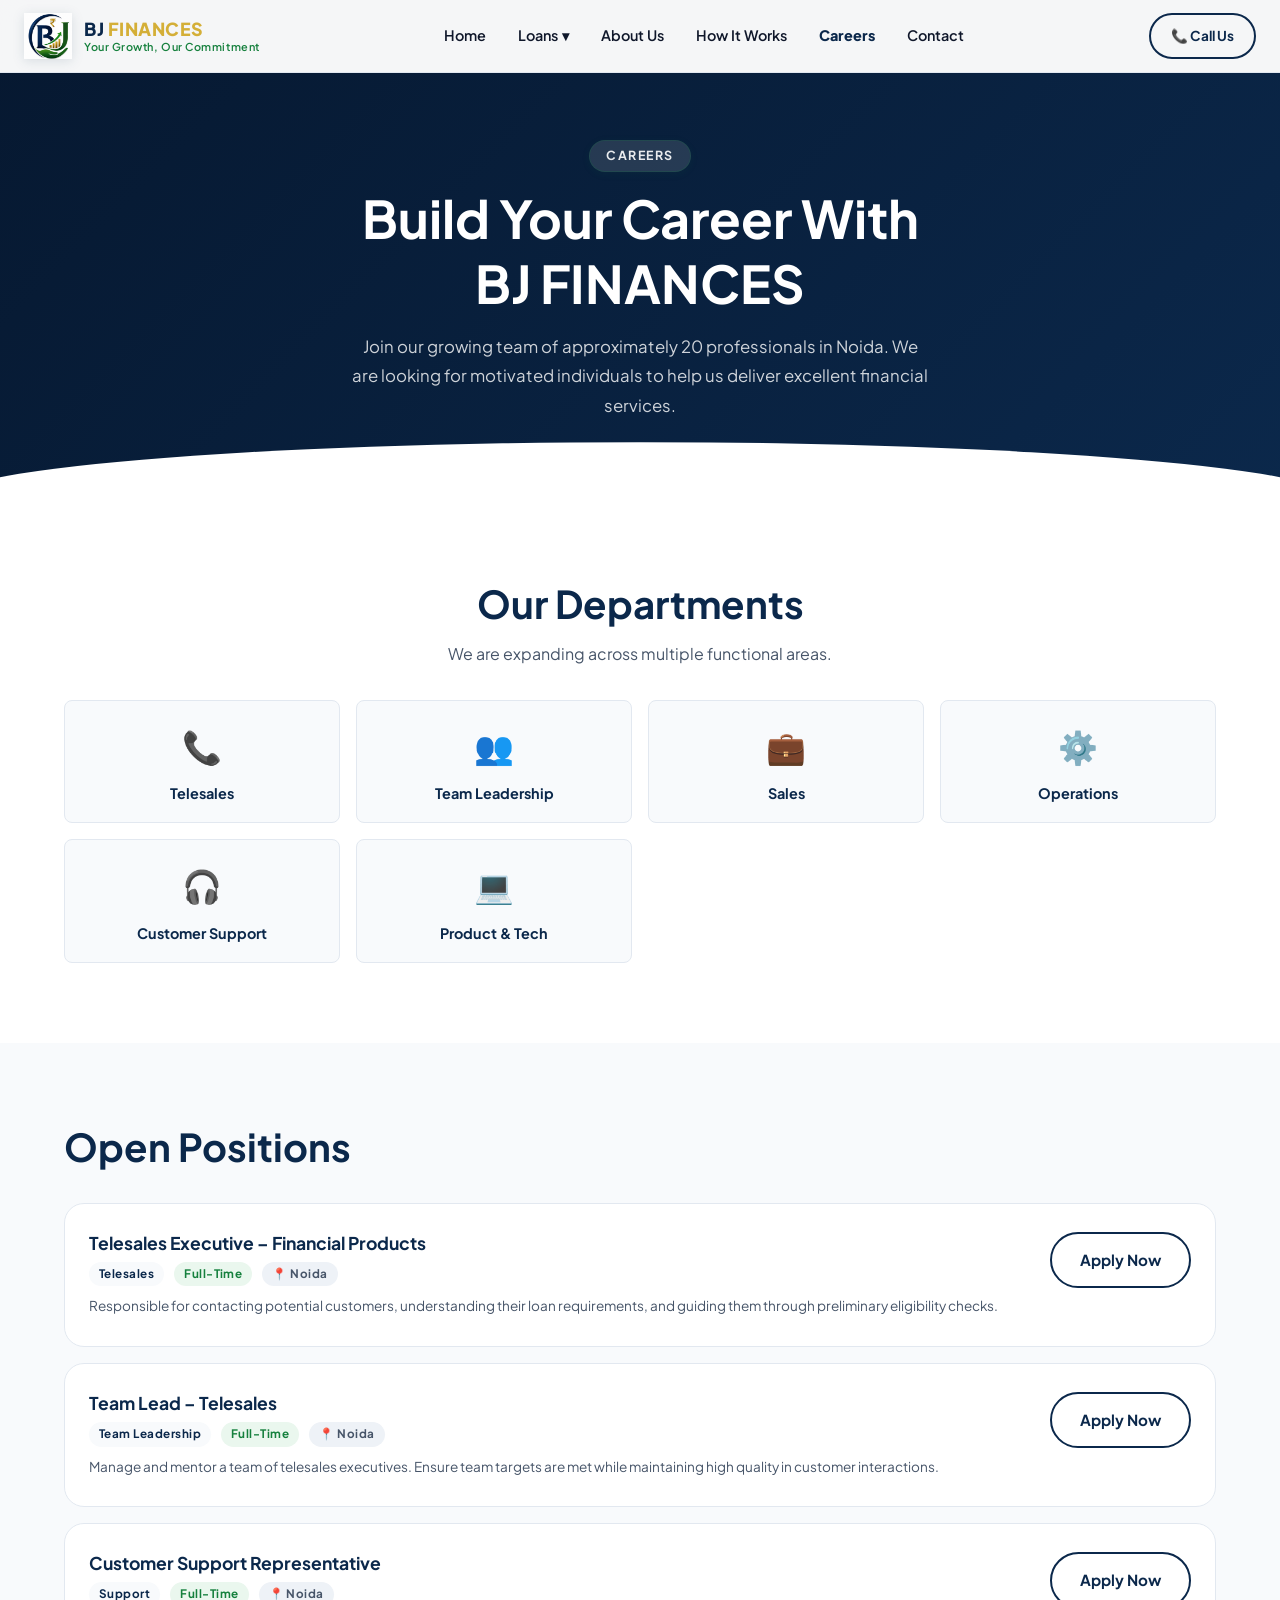
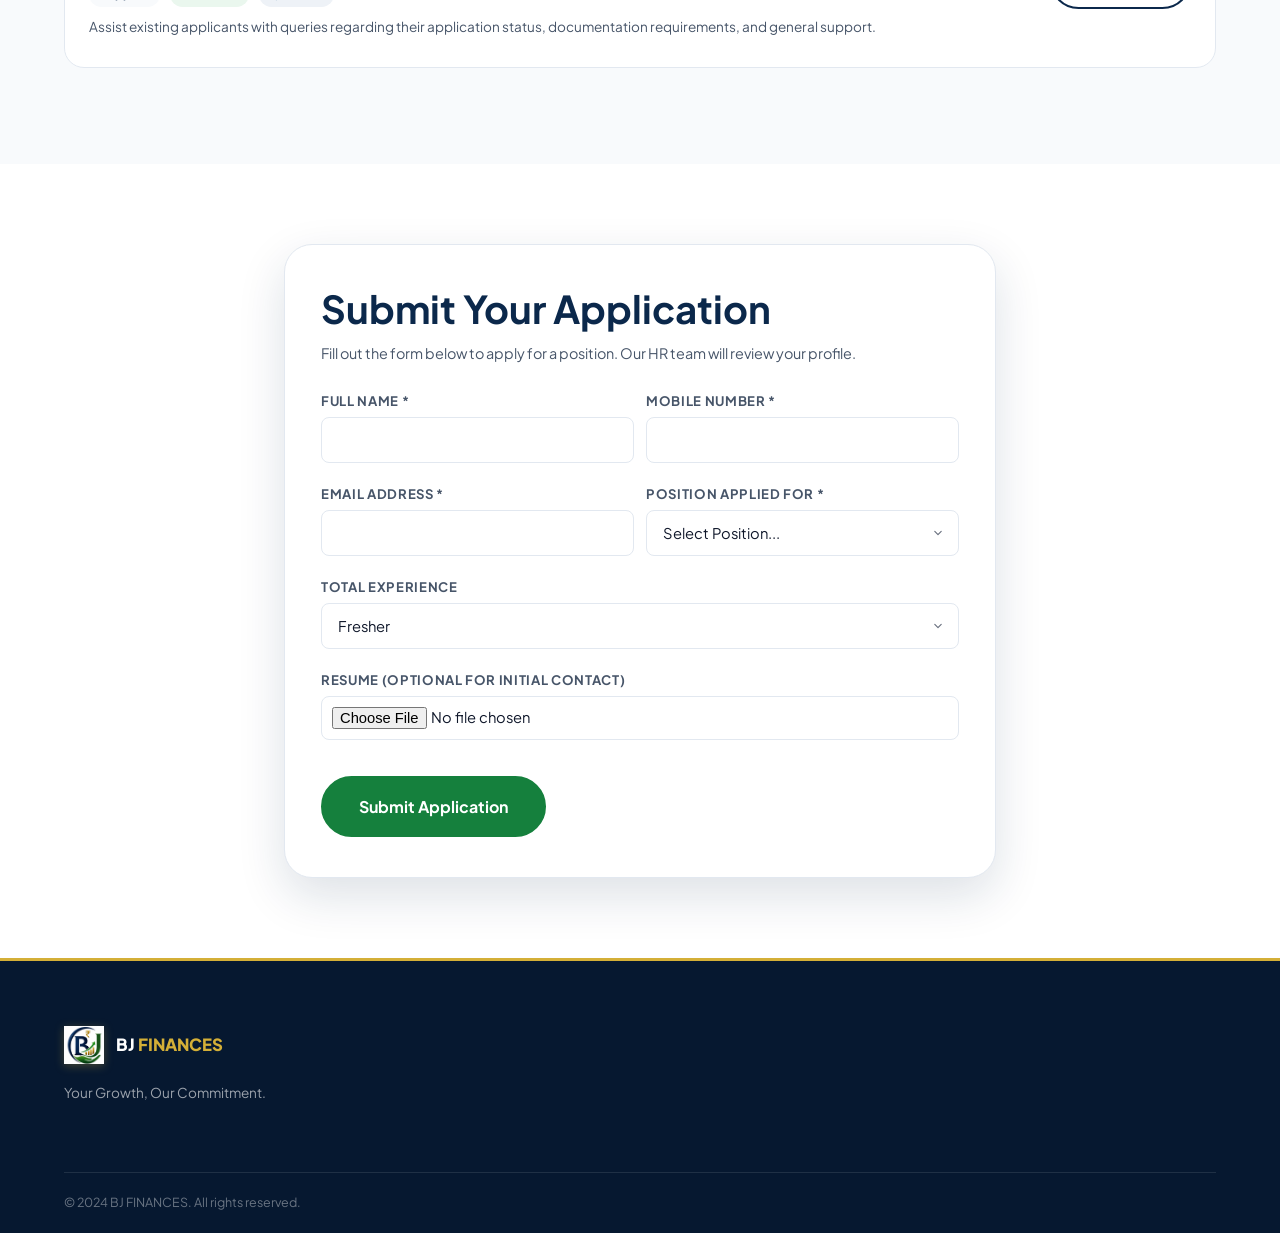
<file: careers.html>
<!DOCTYPE html>
<html lang="en">
<head>
  <meta charset="UTF-8">
  <meta name="viewport" content="width=device-width, initial-scale=1.0">
  <title>Careers — Build Your Career With BJ FINANCES</title>
  <meta name="description" content="Join BJ FINANCES in Noida. We are hiring Telesales Executives, Team Leads and more. Apply online today.">
  <link rel="preconnect" href="https://fonts.googleapis.com">
  <link rel="stylesheet" href="css/style.css">
  <style>
    .dept-grid { display: grid; grid-template-columns: repeat(4, 1fr); gap: 16px; margin-top: 32px; }
    .dept-card { background: var(--bg-light); border-radius: var(--radius-sm); padding: 20px; text-align: center; border: 1px solid var(--border); }
    .dept-card .icon { font-size: 2rem; margin-bottom: 12px; }
    .dept-card h4 { font-size: 0.9rem; margin: 0; }
    @media(max-width:768px) { .dept-grid { grid-template-columns: repeat(2, 1fr); } }
  </style>
</head>
<body>

<nav class="navbar" id="navbar">
  <div class="navbar__inner">
    <a href="index.html" class="navbar__logo">
      <img src="images/logo.svg" alt="BJ FINANCES Logo" class="navbar__logo-img" width="48" height="48">
      <div class="navbar__logo-text">
        <span class="navbar__logo-name">BJ <span class="text-gold">FINANCES</span></span>
        <span class="navbar__logo-tagline">Your Growth, Our Commitment</span>
      </div>
    </a>
    <nav class="navbar__nav">
      <a href="index.html">Home</a>
      <div class="dropdown">
        <span class="dropdown-toggle" tabindex="0" role="button">Loans <span>▾</span></span>
        <div class="dropdown-menu">
          <a href="personal-loan.html">Personal Loan</a><a href="overdraft.html">Overdraft / OD</a>
          <a href="balance-transfer.html">Balance Transfer</a><a href="top-up-loan.html">Top-Up Loan</a>
        </div>
      </div>
      <a href="about.html">About Us</a>
      <a href="how-it-works.html">How It Works</a>
      <a href="careers.html" style="color:var(--navy);font-weight:800;">Careers</a>
      <a href="contact.html">Contact</a>
    </nav>
    <div class="navbar__actions">
      <a href="tel:+918303377024" class="btn btn-outline btn-sm">📞 Call Us</a>
    </div>
    <button class="navbar__hamburger" id="hamburger"><span></span><span></span><span></span></button>
  </div>
</nav>

<div class="mobile-nav" id="mobileNav">
  <div style="display:flex;justify-content:space-between;align-items:center;margin-bottom:20px;">
    <strong style="color:var(--navy)">BJ FINANCES</strong>
    <button id="mobileClose" style="background:none;border:none;font-size:1.5rem;cursor:pointer;">✕</button>
  </div>
  <a href="index.html">Home</a>
  <a href="careers.html">Careers</a><a href="contact.html">Contact Us</a>
</div>

<main>
<div class="page-hero">
  <div class="container">
    <span class="section-label" style="background:rgba(255,255,255,0.12);color:rgba(255,255,255,0.9);">Careers</span>
    <h1>Build Your Career With<br>BJ FINANCES</h1>
    <p>Join our growing team of approximately 20 professionals in Noida. We are looking for motivated individuals to help us deliver excellent financial services.</p>
  </div>
</div>

<section class="section">
  <div class="container">
    <div class="text-center">
      <h2>Our Departments</h2>
      <p style="margin-top:12px;">We are expanding across multiple functional areas.</p>
    </div>
    <div class="dept-grid">
      <div class="dept-card"><div class="icon">📞</div><h4>Telesales</h4></div>
      <div class="dept-card"><div class="icon">👥</div><h4>Team Leadership</h4></div>
      <div class="dept-card"><div class="icon">💼</div><h4>Sales</h4></div>
      <div class="dept-card"><div class="icon">⚙️</div><h4>Operations</h4></div>
      <div class="dept-card"><div class="icon">🎧</div><h4>Customer Support</h4></div>
      <div class="dept-card"><div class="icon">💻</div><h4>Product & Tech</h4></div>
    </div>
  </div>
</section>

<section class="section section--alt" id="open-roles">
  <div class="container">
    <h2 class="mb-32">Open Positions</h2>
    
    <div class="job-card">
      <div>
        <h4>Telesales Executive – Financial Products</h4>
        <div class="job-card__meta">
          <span class="job-badge job-badge--dept">Telesales</span>
          <span class="job-badge job-badge--type">Full-Time</span>
          <span class="job-badge job-badge--loc">📍 Noida</span>
        </div>
        <p>Responsible for contacting potential customers, understanding their loan requirements, and guiding them through preliminary eligibility checks.</p>
      </div>
      <a href="#applyForm" class="btn btn-outline" onclick="document.getElementById('posApply').value='Telesales Executive'">Apply Now</a>
    </div>

    <div class="job-card">
      <div>
        <h4>Team Lead – Telesales</h4>
        <div class="job-card__meta">
          <span class="job-badge job-badge--dept">Team Leadership</span>
          <span class="job-badge job-badge--type">Full-Time</span>
          <span class="job-badge job-badge--loc">📍 Noida</span>
        </div>
        <p>Manage and mentor a team of telesales executives. Ensure team targets are met while maintaining high quality in customer interactions.</p>
      </div>
      <a href="#applyForm" class="btn btn-outline" onclick="document.getElementById('posApply').value='Team Lead'">Apply Now</a>
    </div>

    <div class="job-card">
      <div>
        <h4>Customer Support Representative</h4>
        <div class="job-card__meta">
          <span class="job-badge job-badge--dept">Support</span>
          <span class="job-badge job-badge--type">Full-Time</span>
          <span class="job-badge job-badge--loc">📍 Noida</span>
        </div>
        <p>Assist existing applicants with queries regarding their application status, documentation requirements, and general support.</p>
      </div>
      <a href="#applyForm" class="btn btn-outline" onclick="document.getElementById('posApply').value='Customer Support'">Apply Now</a>
    </div>

  </div>
</section>

<section class="section" id="applyForm">
  <div class="container container--sm">
    <div class="form-card">
      <h2 style="color:var(--navy);margin-bottom:8px;">Submit Your Application</h2>
      <p style="font-size:0.9rem;margin-bottom:24px;">Fill out the form below to apply for a position. Our HR team will review your profile.</p>
      <form id="careersForm" novalidate>
        <div class="form-grid-2">
          <div class="form-group"><label>Full Name *</label><input type="text" name="fullName" required></div>
          <div class="form-group"><label>Mobile Number *</label><input type="tel" name="mobile" required maxlength="10"></div>
        </div>
        <div class="form-grid-2">
          <div class="form-group"><label>Email Address *</label><input type="email" name="email" required></div>
          <div class="form-group">
            <label>Position Applied For *</label>
            <select name="position" id="posApply" required>
              <option value="">Select Position...</option>
              <option value="Telesales Executive">Telesales Executive</option>
              <option value="Team Lead">Team Lead</option>
              <option value="Customer Support">Customer Support</option>
              <option value="General Application">General Application</option>
            </select>
          </div>
        </div>
        <div class="form-group">
          <label>Total Experience</label>
          <select name="experience">
            <option value="Fresher">Fresher</option>
            <option value="1-3 Years">1-3 Years</option>
            <option value="3-5 Years">3-5 Years</option>
            <option value="5+ Years">5+ Years</option>
          </select>
        </div>
        <div class="form-group">
          <label>Resume (Optional for initial contact)</label>
          <input type="file" name="resume" accept=".pdf,.doc,.docx" style="padding:10px;">
        </div>
        <button type="submit" class="btn btn-primary btn-lg" style="margin-top:16px;">Submit Application</button>
      </form>
    </div>
  </div>
</section>
</main>

<footer class="footer">
  <div class="container">
    <div class="footer__grid">
      <div class="footer__brand">
        <div class="footer__logo">
          <img src="images/logo.svg" alt="BJ FINANCES Logo" class="footer__logo-img" width="40" height="40">
          <div class="footer__logo-text">BJ <span class="text-gold">FINANCES</span></div>
        </div>
        <p class="footer__desc">Your Growth, Our Commitment.</p>
      </div>
    </div>
    <div class="footer__bottom"><span>© 2024 BJ FINANCES. All rights reserved.</span></div>
  </div>
</footer>
<script src="js/main.js"></script>
<script src="js/forms.js"></script>
</body>
</html>
</file>
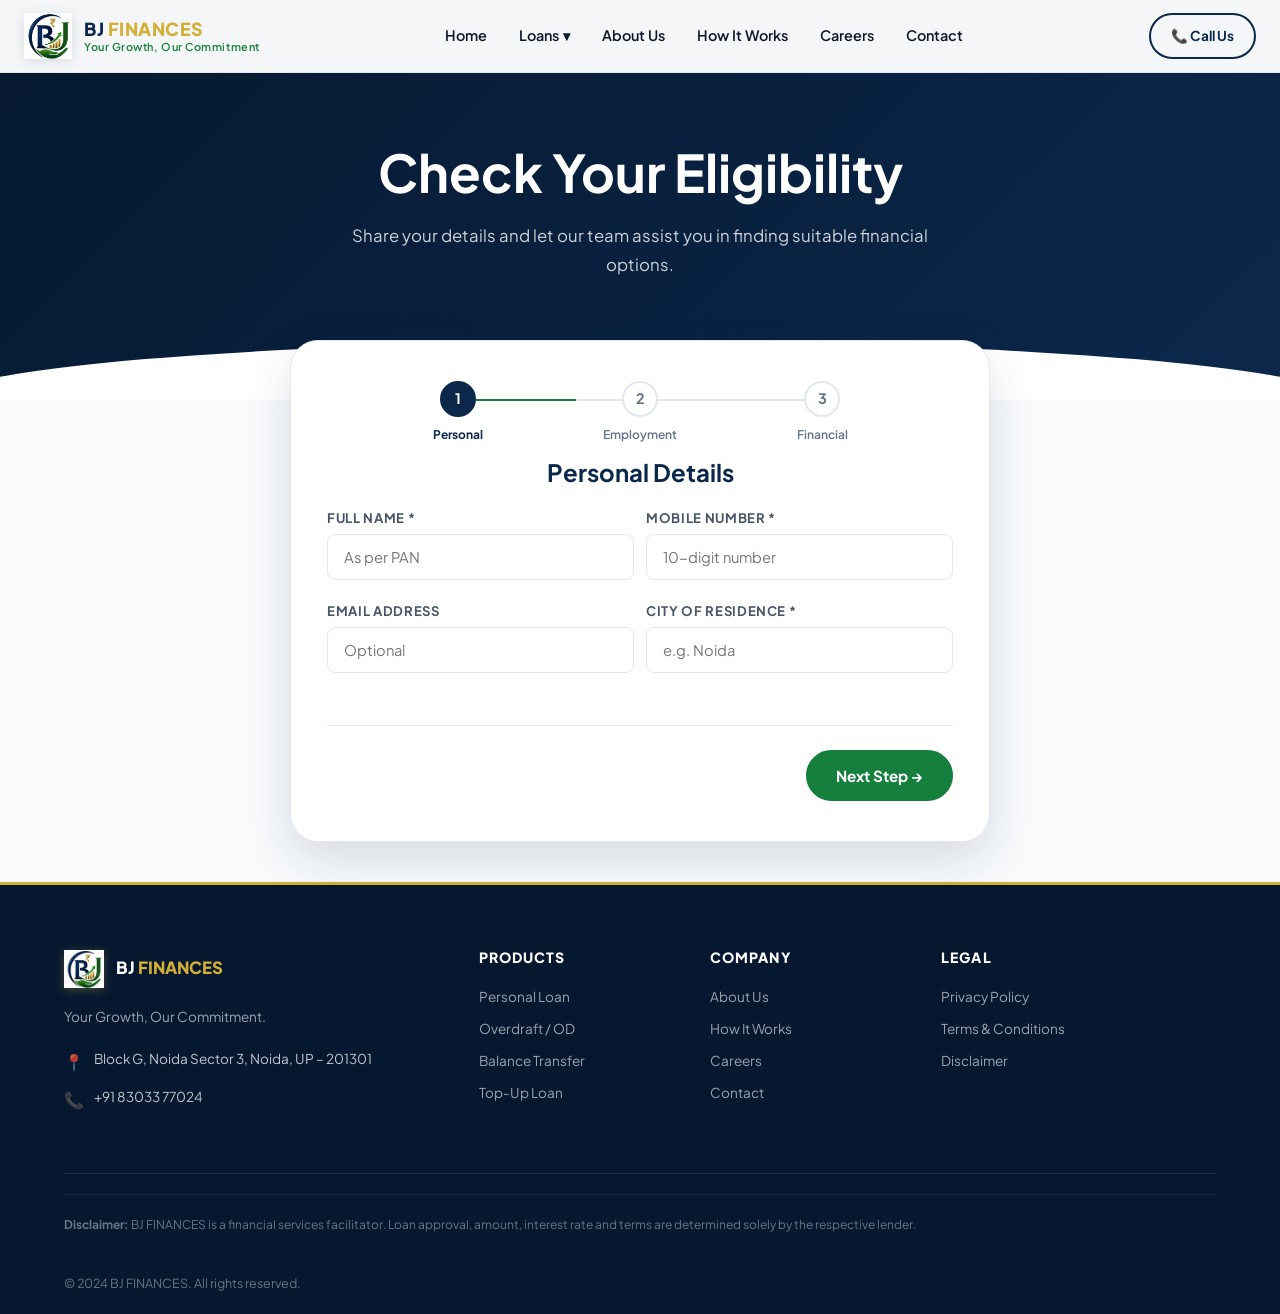
<file: check-eligibility.html>
<!DOCTYPE html>
<html lang="en">
<head>
  <meta charset="UTF-8">
  <meta name="viewport" content="width=device-width, initial-scale=1.0">
  <title>Check Loan Eligibility — BJ FINANCES</title>
  <meta name="description" content="Check your loan eligibility with BJ FINANCES. Share your basic profile details and let our team assist you in exploring suitable financial options.">
  <link rel="preconnect" href="https://fonts.googleapis.com">
  <link rel="stylesheet" href="css/style.css">
  <style>
    .eligibility-form-wrap { max-width: 700px; margin: -60px auto 40px; position: relative; z-index: 10; }
    .form-step { display: none; }
    .form-step.active { display: block; }
    .step-indicator { display: flex; align-items: center; justify-content: space-between; margin-bottom: 40px; position: relative; max-width: 400px; margin-left: auto; margin-right: auto; }
    .step-indicator::before { content: ''; position: absolute; top: 18px; left: 0; right: 0; height: 2px; background: var(--border); z-index: 0; }
    .step-dot { position: relative; z-index: 1; display: flex; flex-direction: column; align-items: center; gap: 8px; background: var(--white); }
    .step-dot__circle { width: 36px; height: 36px; border-radius: 50%; background: var(--white); border: 2px solid var(--border); display: flex; align-items: center; justify-content: center; font-weight: 700; color: var(--text-light); font-size: 0.9rem; transition: all var(--transition); }
    .step-dot.active .step-dot__circle { border-color: var(--navy); background: var(--navy); color: var(--white); }
    .step-dot.done .step-dot__circle { border-color: var(--green); background: var(--green); color: var(--white); }
    .step-dot__label { font-size: 0.75rem; font-weight: 600; color: var(--text-light); position: absolute; top: 44px; white-space: nowrap; }
    .step-dot.active .step-dot__label { color: var(--navy); }
    .step-dot.done .step-dot__label { color: var(--green); }
    .form-actions { display: flex; justify-content: space-between; margin-top: 32px; padding-top: 24px; border-top: 1px solid var(--border); }
  </style>
</head>
<body style="background:var(--bg-light)">

<nav class="navbar" id="navbar">
  <div class="navbar__inner">
    <a href="index.html" class="navbar__logo">
      <img src="images/logo.svg" alt="BJ FINANCES Logo" class="navbar__logo-img" width="48" height="48">
      <div class="navbar__logo-text">
        <span class="navbar__logo-name">BJ <span class="text-gold">FINANCES</span></span>
        <span class="navbar__logo-tagline">Your Growth, Our Commitment</span>
      </div>
    </a>
    <nav class="navbar__nav">
      <a href="index.html">Home</a>
      <div class="dropdown">
        <span class="dropdown-toggle" tabindex="0" role="button">Loans <span>▾</span></span>
        <div class="dropdown-menu">
          <a href="personal-loan.html">Personal Loan</a><a href="overdraft.html">Overdraft / OD</a>
          <a href="balance-transfer.html">Balance Transfer</a><a href="top-up-loan.html">Top-Up Loan</a>
        </div>
      </div>
      <a href="about.html">About Us</a><a href="how-it-works.html">How It Works</a>
      <a href="careers.html">Careers</a><a href="contact.html">Contact</a>
    </nav>
    <div class="navbar__actions">
      <a href="tel:+918303377024" class="btn btn-outline btn-sm">📞 Call Us</a>
    </div>
    <button class="navbar__hamburger" id="hamburger"><span></span><span></span><span></span></button>
  </div>
</nav>

<div class="mobile-nav" id="mobileNav">
  <div style="display:flex;justify-content:space-between;align-items:center;margin-bottom:20px;">
    <strong style="color:var(--navy)">BJ FINANCES</strong>
    <button id="mobileClose" style="background:none;border:none;font-size:1.5rem;cursor:pointer;">✕</button>
  </div>
  <a href="index.html">Home</a>
  <a href="#" class="mobile-toggle" style="display:flex;justify-content:space-between;">Loans <span class="toggle-arrow">▾</span></a>
  <div class="mobile-sub" style="display:none;">
    <a href="personal-loan.html">Personal Loan</a><a href="overdraft.html">Overdraft / OD</a>
    <a href="balance-transfer.html">Balance Transfer</a><a href="top-up-loan.html">Top-Up Loan</a>
  </div>
  <a href="about.html">About Us</a><a href="how-it-works.html">How It Works</a>
  <a href="careers.html">Careers</a><a href="contact.html">Contact Us</a>
</div>

<main>
<div class="page-hero" style="padding-bottom:120px;">
  <div class="container">
    <h1>Check Your Eligibility</h1>
    <p>Share your details and let our team assist you in finding suitable financial options.</p>
  </div>
</div>

<div class="container">
  <div class="eligibility-form-wrap">
    <div class="form-card">
      
      <!-- Step Indicator -->
      <div class="step-indicator">
        <div class="step-dot active" id="dot-1">
          <div class="step-dot__circle">1</div>
          <div class="step-dot__label">Personal</div>
        </div>
        <div class="step-dot" id="dot-2">
          <div class="step-dot__circle">2</div>
          <div class="step-dot__label">Employment</div>
        </div>
        <div class="step-dot" id="dot-3">
          <div class="step-dot__circle">3</div>
          <div class="step-dot__label">Financial</div>
        </div>
      </div>

      <form id="eligibilityForm" novalidate>
        
        <!-- STEP 1: Personal Details -->
        <div class="form-step active" id="step-1">
          <h3 style="color:var(--navy);margin-bottom:20px;text-align:center;">Personal Details</h3>
          <div class="form-grid-2">
            <div class="form-group"><label>Full Name *</label><input type="text" name="fullName" required placeholder="As per PAN"></div>
            <div class="form-group"><label>Mobile Number *</label><input type="tel" name="mobile" required maxlength="10" placeholder="10-digit number"></div>
          </div>
          <div class="form-grid-2">
            <div class="form-group"><label>Email Address</label><input type="email" name="email" placeholder="Optional"></div>
            <div class="form-group"><label>City of Residence *</label><input type="text" name="city" required placeholder="e.g. Noida"></div>
          </div>
          <div class="form-actions" style="justify-content:flex-end;">
            <button type="button" class="btn btn-primary" data-next="2">Next Step →</button>
          </div>
        </div>

        <!-- STEP 2: Employment Details -->
        <div class="form-step" id="step-2">
          <h3 style="color:var(--navy);margin-bottom:20px;text-align:center;">Employment Details</h3>
          <div class="form-group">
            <label>Employment Type *</label>
            <select name="empType" required>
              <option value="">Select...</option>
              <option>Salaried – Private Company</option>
              <option>Salaried – Govt/PSU</option>
              <option>Salaried – MNC</option>
              <option>Self Employed Professional</option>
              <option>Self Employed Business</option>
              <option>Other</option>
            </select>
          </div>
          <div class="form-group"><label>Company / Business Name *</label><input type="text" name="company" required></div>
          <div class="form-grid-2">
            <div class="form-group"><label>Monthly Net Salary/Income (₹) *</label><input type="number" name="income" required min="0"></div>
            <div class="form-group"><label>Salary Credit Mode</label>
              <select name="salaryMode">
                <option value="">Select...</option>
                <option>Bank Transfer (Account)</option>
                <option>Cheque</option>
                <option>Cash</option>
              </select>
            </div>
          </div>
          <div class="form-actions">
            <button type="button" class="btn btn-outline" data-prev="1">← Back</button>
            <button type="button" class="btn btn-primary" data-next="3">Next Step →</button>
          </div>
        </div>

        <!-- STEP 3: Financial Details -->
        <div class="form-step" id="step-3">
          <h3 style="color:var(--navy);margin-bottom:20px;text-align:center;">Loan Requirement</h3>
          <div class="form-group">
            <label>Required Product *</label>
            <select name="product" required>
              <option value="">Select...</option>
              <option>Personal Loan</option>
              <option>Overdraft / OD</option>
              <option>Balance Transfer</option>
              <option>Top-Up Loan</option>
              <option>Other</option>
            </select>
          </div>
          <div class="form-group"><label>Required Amount (₹) *</label><input type="number" name="amount" required min="0"></div>
          
          <div style="background:var(--bg-light);padding:16px;border-radius:var(--radius-sm);margin:24px 0;">
            <p style="font-size:0.85rem;font-weight:700;margin-bottom:12px;color:var(--navy);">Existing Obligations (Optional but recommended)</p>
            <div class="form-grid-2" style="margin-bottom:0;">
              <div class="form-group mb-0"><label>Total Existing EMI (₹/mo)</label><input type="number" name="existingEmi" placeholder="0 if none"></div>
              <div class="form-group mb-0">
                <label>Do you have an active loan?</label>
                <select name="hasExistingLoan">
                  <option value="No">No</option>
                  <option value="Yes">Yes</option>
                </select>
              </div>
            </div>
          </div>
          
          <div class="form-actions" style="flex-direction:column;gap:16px;">
            <div style="display:flex;justify-content:space-between;width:100%;">
              <button type="button" class="btn btn-outline" data-prev="2">← Back</button>
              <button type="submit" class="btn btn-primary">SUBMIT FOR REVIEW</button>
            </div>
            <p class="form-disclaimer" style="margin-top:0;">By submitting this form, you consent to being contacted by BJ FINANCES regarding your enquiry. Final loan approval and terms are subject to the respective bank/NBFC's policies and credit assessment.</p>
          </div>
        </div>

      </form>
    </div>
  </div>
</div>
</main>

<footer class="footer">
  <div class="container">
    <div class="footer__grid">
      <div class="footer__brand">
        <div class="footer__logo">
          <img src="images/logo.svg" alt="BJ FINANCES Logo" class="footer__logo-img" width="40" height="40">
          <div class="footer__logo-text">BJ <span class="text-gold">FINANCES</span></div>
        </div>
        <p class="footer__desc">Your Growth, Our Commitment.</p>
        <div class="footer__contact-item"><span class="footer__contact-icon">📍</span><span>Block G, Noida Sector 3, Noida, UP – 201301</span></div>
        <div class="footer__contact-item"><span class="footer__contact-icon">📞</span><a href="tel:+918303377024">+91 83033 77024</a></div>
      </div>
      <div><h5>Products</h5><nav class="footer__links"><a href="personal-loan.html">Personal Loan</a><a href="overdraft.html">Overdraft / OD</a><a href="balance-transfer.html">Balance Transfer</a><a href="top-up-loan.html">Top-Up Loan</a></nav></div>
      <div><h5>Company</h5><nav class="footer__links"><a href="about.html">About Us</a><a href="how-it-works.html">How It Works</a><a href="careers.html">Careers</a><a href="contact.html">Contact</a></nav></div>
      <div><h5>Legal</h5><nav class="footer__links"><a href="privacy-policy.html">Privacy Policy</a><a href="terms.html">Terms &amp; Conditions</a><a href="disclaimer.html">Disclaimer</a></nav></div>
    </div>
    <div class="footer__disclaimer"><strong>Disclaimer:</strong> BJ FINANCES is a financial services facilitator. Loan approval, amount, interest rate and terms are determined solely by the respective lender.</div>
    <div class="footer__bottom"><span>© 2024 BJ FINANCES. All rights reserved.</span></div>
  </div>
</footer>
<script src="js/main.js"></script>
<script src="js/forms.js"></script>
</body>
</html>
</file>
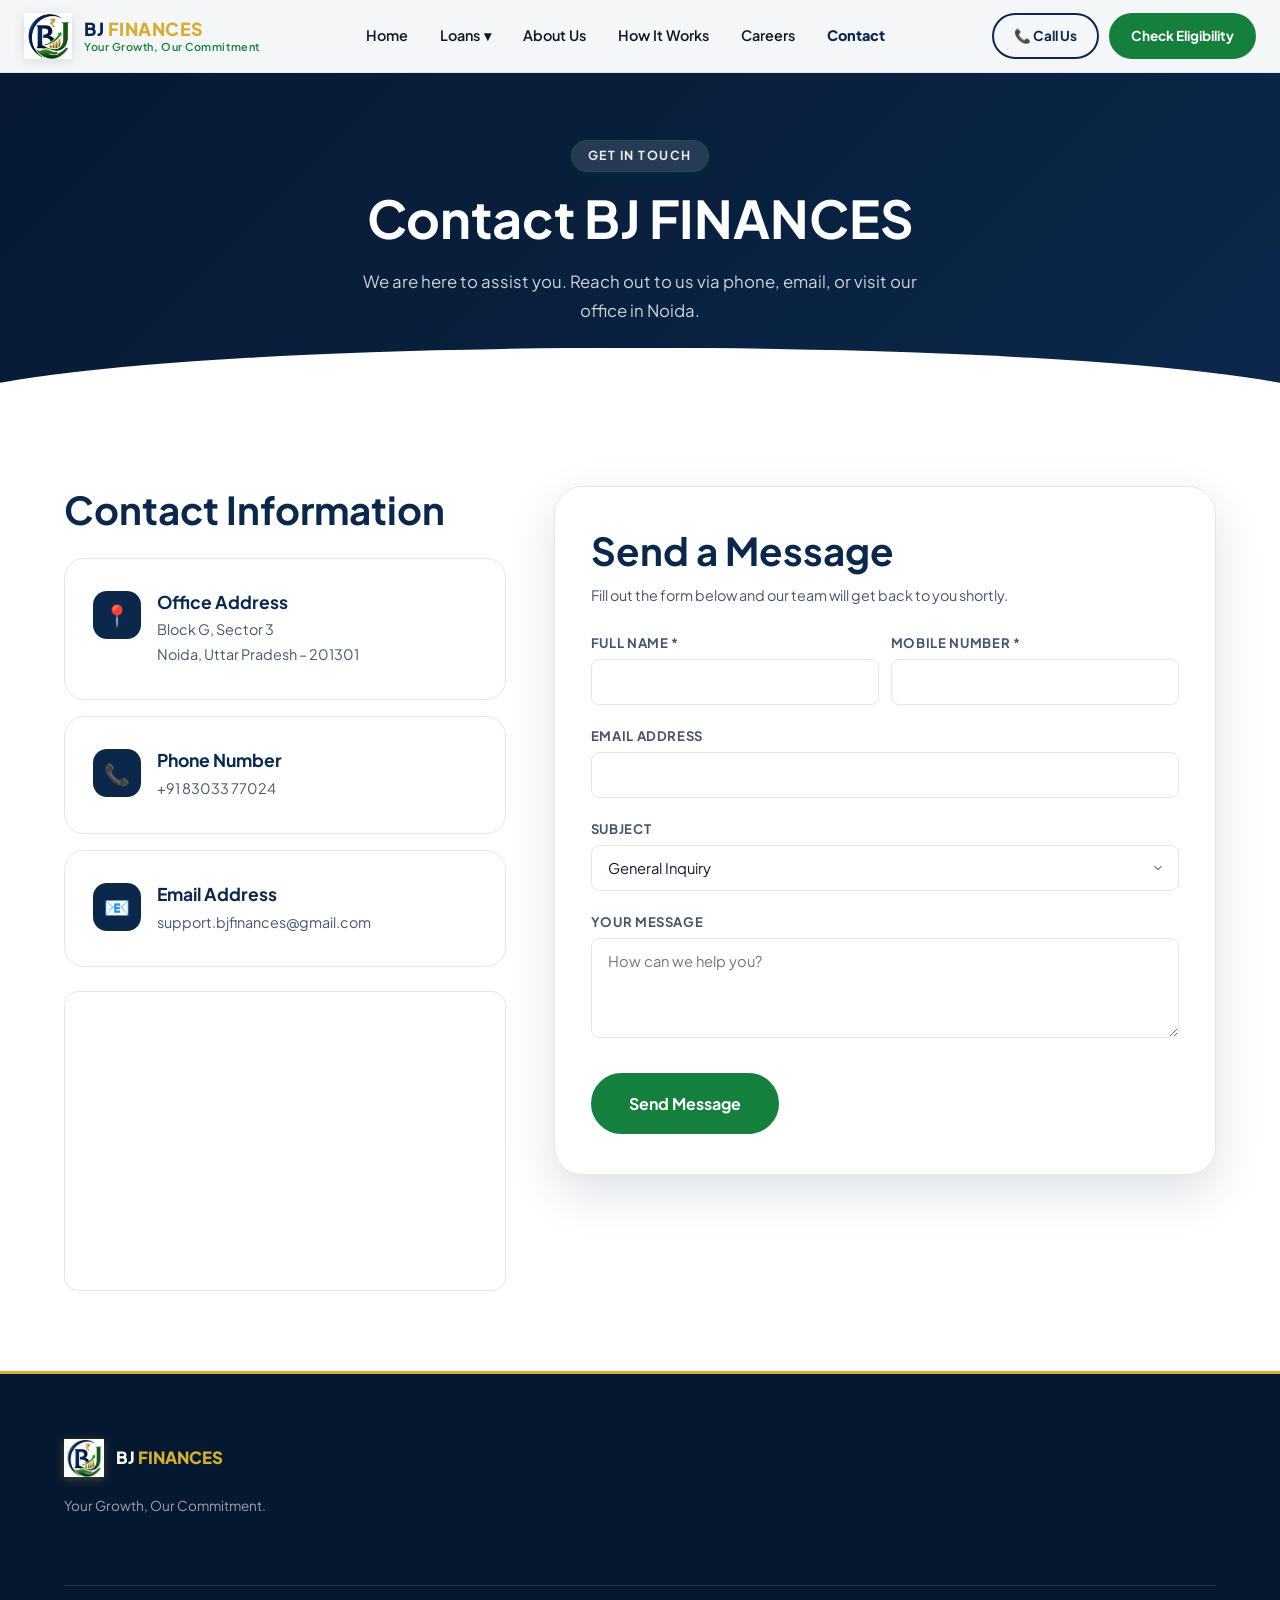
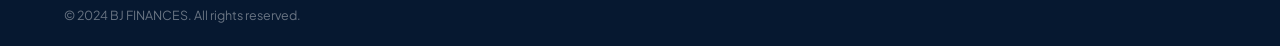
<file: contact.html>
<!DOCTYPE html>
<html lang="en">
<head>
  <meta charset="UTF-8">
  <meta name="viewport" content="width=device-width, initial-scale=1.0">
  <title>Contact Us — BJ FINANCES</title>
  <meta name="description" content="Contact BJ FINANCES in Noida. Find our office address, phone number, and email. We are here to assist with your financial requirements.">
  <link rel="preconnect" href="https://fonts.googleapis.com">
  <link rel="stylesheet" href="css/style.css">
  <style>
    .contact-grid { display: grid; grid-template-columns: 1fr 1.5fr; gap: 48px; align-items: start; }
    .map-container { width: 100%; height: 300px; border-radius: var(--radius-md); overflow: hidden; margin-top: 24px; border: 1px solid var(--border); }
    .map-container iframe { width: 100%; height: 100%; border: none; }
    @media(max-width:768px) { .contact-grid { grid-template-columns: 1fr; } }
  </style>
</head>
<body>

<nav class="navbar" id="navbar">
  <div class="navbar__inner">
    <a href="index.html" class="navbar__logo">
      <img src="images/logo.svg" alt="BJ FINANCES Logo" class="navbar__logo-img" width="48" height="48">
      <div class="navbar__logo-text">
        <span class="navbar__logo-name">BJ <span class="text-gold">FINANCES</span></span>
        <span class="navbar__logo-tagline">Your Growth, Our Commitment</span>
      </div>
    </a>
    <nav class="navbar__nav">
      <a href="index.html">Home</a>
      <div class="dropdown">
        <span class="dropdown-toggle" tabindex="0" role="button">Loans <span>▾</span></span>
        <div class="dropdown-menu">
          <a href="personal-loan.html">Personal Loan</a><a href="overdraft.html">Overdraft / OD</a>
          <a href="balance-transfer.html">Balance Transfer</a><a href="top-up-loan.html">Top-Up Loan</a>
        </div>
      </div>
      <a href="about.html">About Us</a><a href="how-it-works.html">How It Works</a><a href="careers.html">Careers</a>
      <a href="contact.html" style="color:var(--navy);font-weight:800;">Contact</a>
    </nav>
    <div class="navbar__actions">
      <a href="tel:+918303377024" class="btn btn-outline btn-sm">📞 Call Us</a>
      <a href="check-eligibility.html" class="btn btn-primary btn-sm">Check Eligibility</a>
    </div>
    <button class="navbar__hamburger" id="hamburger"><span></span><span></span><span></span></button>
  </div>
</nav>

<div class="mobile-nav" id="mobileNav">
  <div style="display:flex;justify-content:space-between;align-items:center;margin-bottom:20px;">
    <strong style="color:var(--navy)">BJ FINANCES</strong>
    <button id="mobileClose" style="background:none;border:none;font-size:1.5rem;cursor:pointer;">✕</button>
  </div>
  <a href="index.html">Home</a>
  <a href="about.html">About Us</a><a href="how-it-works.html">How It Works</a>
  <a href="careers.html">Careers</a><a href="contact.html">Contact Us</a>
</div>

<main>
<div class="page-hero">
  <div class="container">
    <span class="section-label" style="background:rgba(255,255,255,0.12);color:rgba(255,255,255,0.9);">Get In Touch</span>
    <h1>Contact BJ FINANCES</h1>
    <p>We are here to assist you. Reach out to us via phone, email, or visit our office in Noida.</p>
  </div>
</div>

<section class="section">
  <div class="container">
    <div class="contact-grid">
      <!-- Info -->
      <div>
        <h2 style="margin-bottom:24px;">Contact Information</h2>
        
        <div class="contact-info-card">
          <div class="contact-icon" style="color:white;">📍</div>
          <div>
            <h4>Office Address</h4>
            <p>Block G, Sector 3<br>Noida, Uttar Pradesh – 201301</p>
          </div>
        </div>
        
        <div class="contact-info-card">
          <div class="contact-icon" style="color:white;">📞</div>
          <div>
            <h4>Phone Number</h4>
            <a href="tel:+918303377024">+91 83033 77024</a>
          </div>
        </div>
        
        <div class="contact-info-card">
          <div class="contact-icon" style="color:white;">📧</div>
          <div>
            <h4>Email Address</h4>
            <a href="mailto:support.bjfinances@gmail.com">support.bjfinances@gmail.com</a>
          </div>
        </div>

        <div class="map-container">
          <!-- Placeholder map for Noida Sector 3 -->
          <iframe src="https://www.google.com/maps/embed?pb=!1m18!1m12!1m3!1d14013.917537651854!2d77.31174624999999!3d28.5853768!2m3!1f0!2f0!3f0!3m2!1i1024!2i768!4f13.1!3m3!1m2!1s0x390ce45f479ea2bd%3A0x6b1068df6db17f!2sSector%203%2C%20Noida%2C%20Uttar%20Pradesh%20201301!5e0!3m2!1sen!2sin!4v1700000000000!5m2!1sen!2sin" allowfullscreen="" loading="lazy" referrerpolicy="no-referrer-when-downgrade"></iframe>
        </div>
      </div>

      <!-- Form -->
      <div>
        <div class="form-card">
          <h2 style="color:var(--navy);margin-bottom:8px;">Send a Message</h2>
          <p style="font-size:0.9rem;margin-bottom:24px;">Fill out the form below and our team will get back to you shortly.</p>
          <form id="contactForm" novalidate>
            <div class="form-grid-2">
              <div class="form-group"><label>Full Name *</label><input type="text" name="fullName" required></div>
              <div class="form-group"><label>Mobile Number *</label><input type="tel" name="mobile" required maxlength="10"></div>
            </div>
            <div class="form-group"><label>Email Address</label><input type="email" name="email"></div>
            <div class="form-group">
              <label>Subject</label>
              <select name="subject">
                <option value="General Inquiry">General Inquiry</option>
                <option value="Loan Application">Loan Application</option>
                <option value="Partnership">Partnership</option>
                <option value="Careers">Careers</option>
                <option value="Other">Other</option>
              </select>
            </div>
            <div class="form-group">
              <label>Your Message</label>
              <textarea name="message" rows="4" style="resize:vertical;" placeholder="How can we help you?"></textarea>
            </div>
            <button type="submit" class="btn btn-primary btn-lg" style="margin-top:8px;">Send Message</button>
          </form>
        </div>
      </div>
    </div>
  </div>
</section>
</main>

<footer class="footer">
  <div class="container">
    <div class="footer__grid">
      <div class="footer__brand">
        <div class="footer__logo">
          <img src="images/logo.svg" alt="BJ FINANCES Logo" class="footer__logo-img" width="40" height="40">
          <div class="footer__logo-text">BJ <span class="text-gold">FINANCES</span></div>
        </div>
        <p class="footer__desc">Your Growth, Our Commitment.</p>
      </div>
    </div>
    <div class="footer__bottom"><span>© 2024 BJ FINANCES. All rights reserved.</span></div>
  </div>
</footer>
<script src="js/main.js"></script>
<script src="js/forms.js"></script>
</body>
</html>
</file>
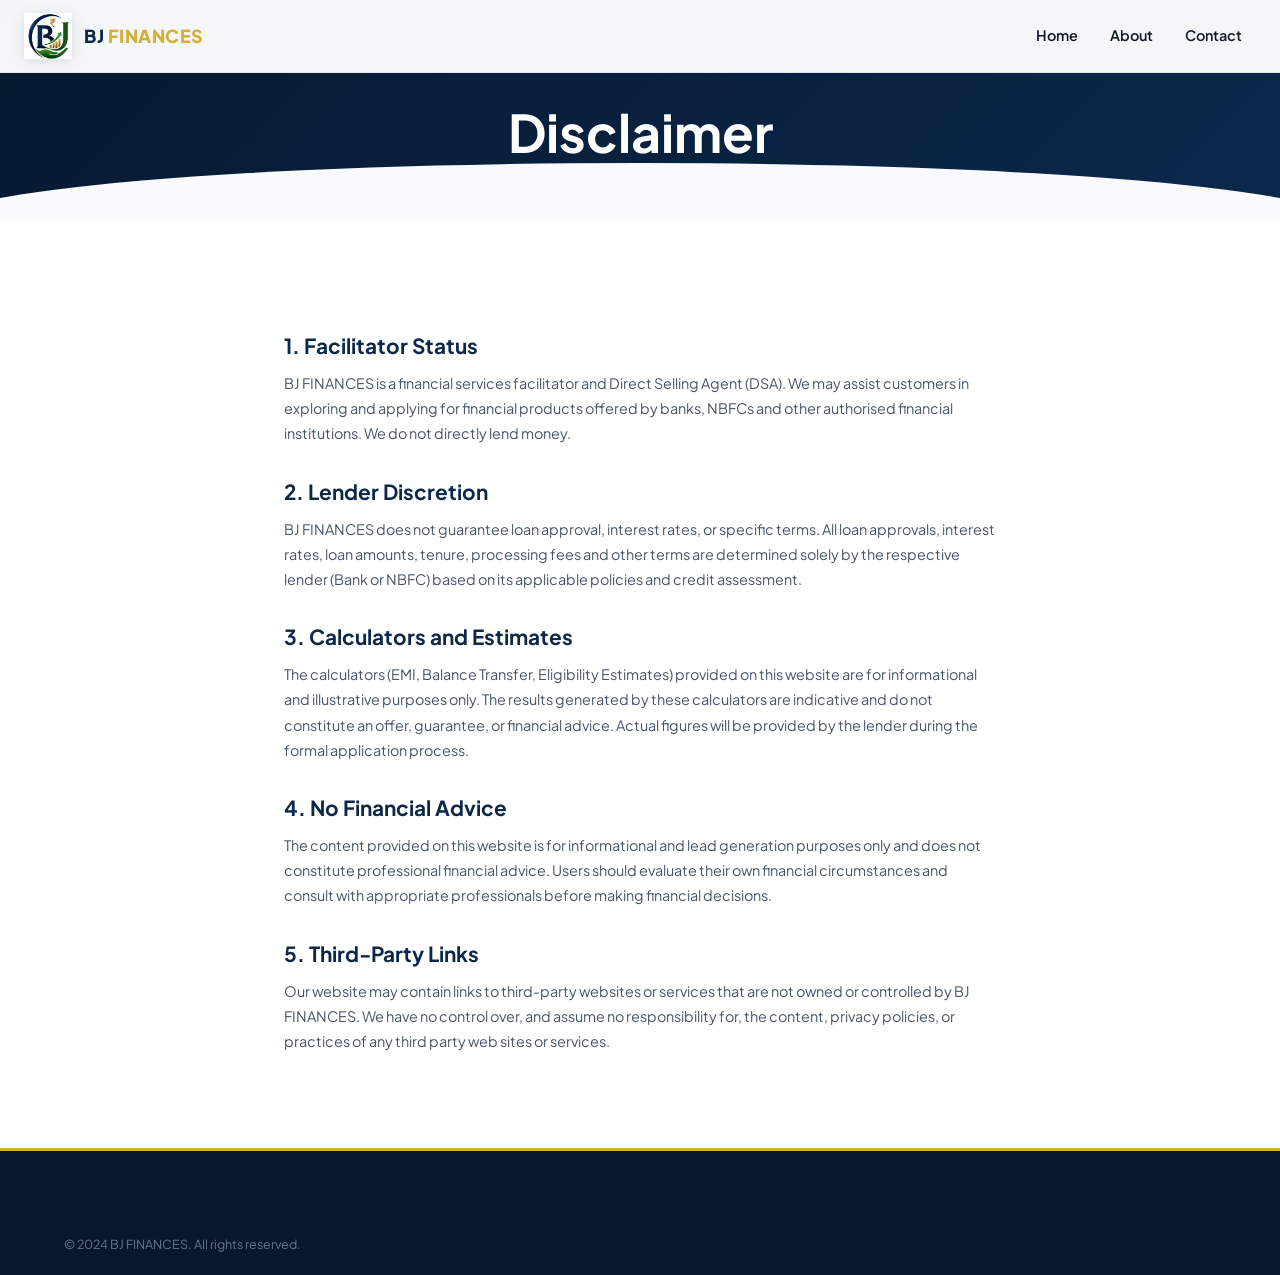
<file: disclaimer.html>
<!DOCTYPE html>
<html lang="en">
<head>
  <meta charset="UTF-8">
  <meta name="viewport" content="width=device-width, initial-scale=1.0">
  <title>Disclaimer — BJ FINANCES</title>
  <link rel="preconnect" href="https://fonts.googleapis.com">
  <link rel="stylesheet" href="css/style.css">
</head>
<body>

<nav class="navbar" id="navbar">
  <div class="navbar__inner">
    <a href="index.html" class="navbar__logo">
      <img src="images/logo.svg" alt="BJ FINANCES Logo" class="navbar__logo-img" width="48" height="48">
      <div class="navbar__logo-text"><span class="navbar__logo-name">BJ <span class="text-gold">FINANCES</span></span></div>
    </a>
    <nav class="navbar__nav"><a href="index.html">Home</a><a href="about.html">About</a><a href="contact.html">Contact</a></nav>
  </div>
</nav>

<main>
<div class="page-hero page-hero--alt" style="padding:100px 0 40px;"><div class="container"><h1>Disclaimer</h1></div></div>

<section class="section">
  <div class="container container--sm legal-content">
    <h2>1. Facilitator Status</h2>
    <p>BJ FINANCES is a financial services facilitator and Direct Selling Agent (DSA). We may assist customers in exploring and applying for financial products offered by banks, NBFCs and other authorised financial institutions. We do not directly lend money.</p>

    <h2>2. Lender Discretion</h2>
    <p>BJ FINANCES does not guarantee loan approval, interest rates, or specific terms. All loan approvals, interest rates, loan amounts, tenure, processing fees and other terms are determined solely by the respective lender (Bank or NBFC) based on its applicable policies and credit assessment.</p>

    <h2>3. Calculators and Estimates</h2>
    <p>The calculators (EMI, Balance Transfer, Eligibility Estimates) provided on this website are for informational and illustrative purposes only. The results generated by these calculators are indicative and do not constitute an offer, guarantee, or financial advice. Actual figures will be provided by the lender during the formal application process.</p>

    <h2>4. No Financial Advice</h2>
    <p>The content provided on this website is for informational and lead generation purposes only and does not constitute professional financial advice. Users should evaluate their own financial circumstances and consult with appropriate professionals before making financial decisions.</p>

    <h2>5. Third-Party Links</h2>
    <p>Our website may contain links to third-party websites or services that are not owned or controlled by BJ FINANCES. We have no control over, and assume no responsibility for, the content, privacy policies, or practices of any third party web sites or services.</p>
  </div>
</section>
</main>

<footer class="footer"><div class="container"><div class="footer__bottom"><span>© 2024 BJ FINANCES. All rights reserved.</span></div></div></footer>
<script src="js/main.js"></script>
</body>
</html>
</file>
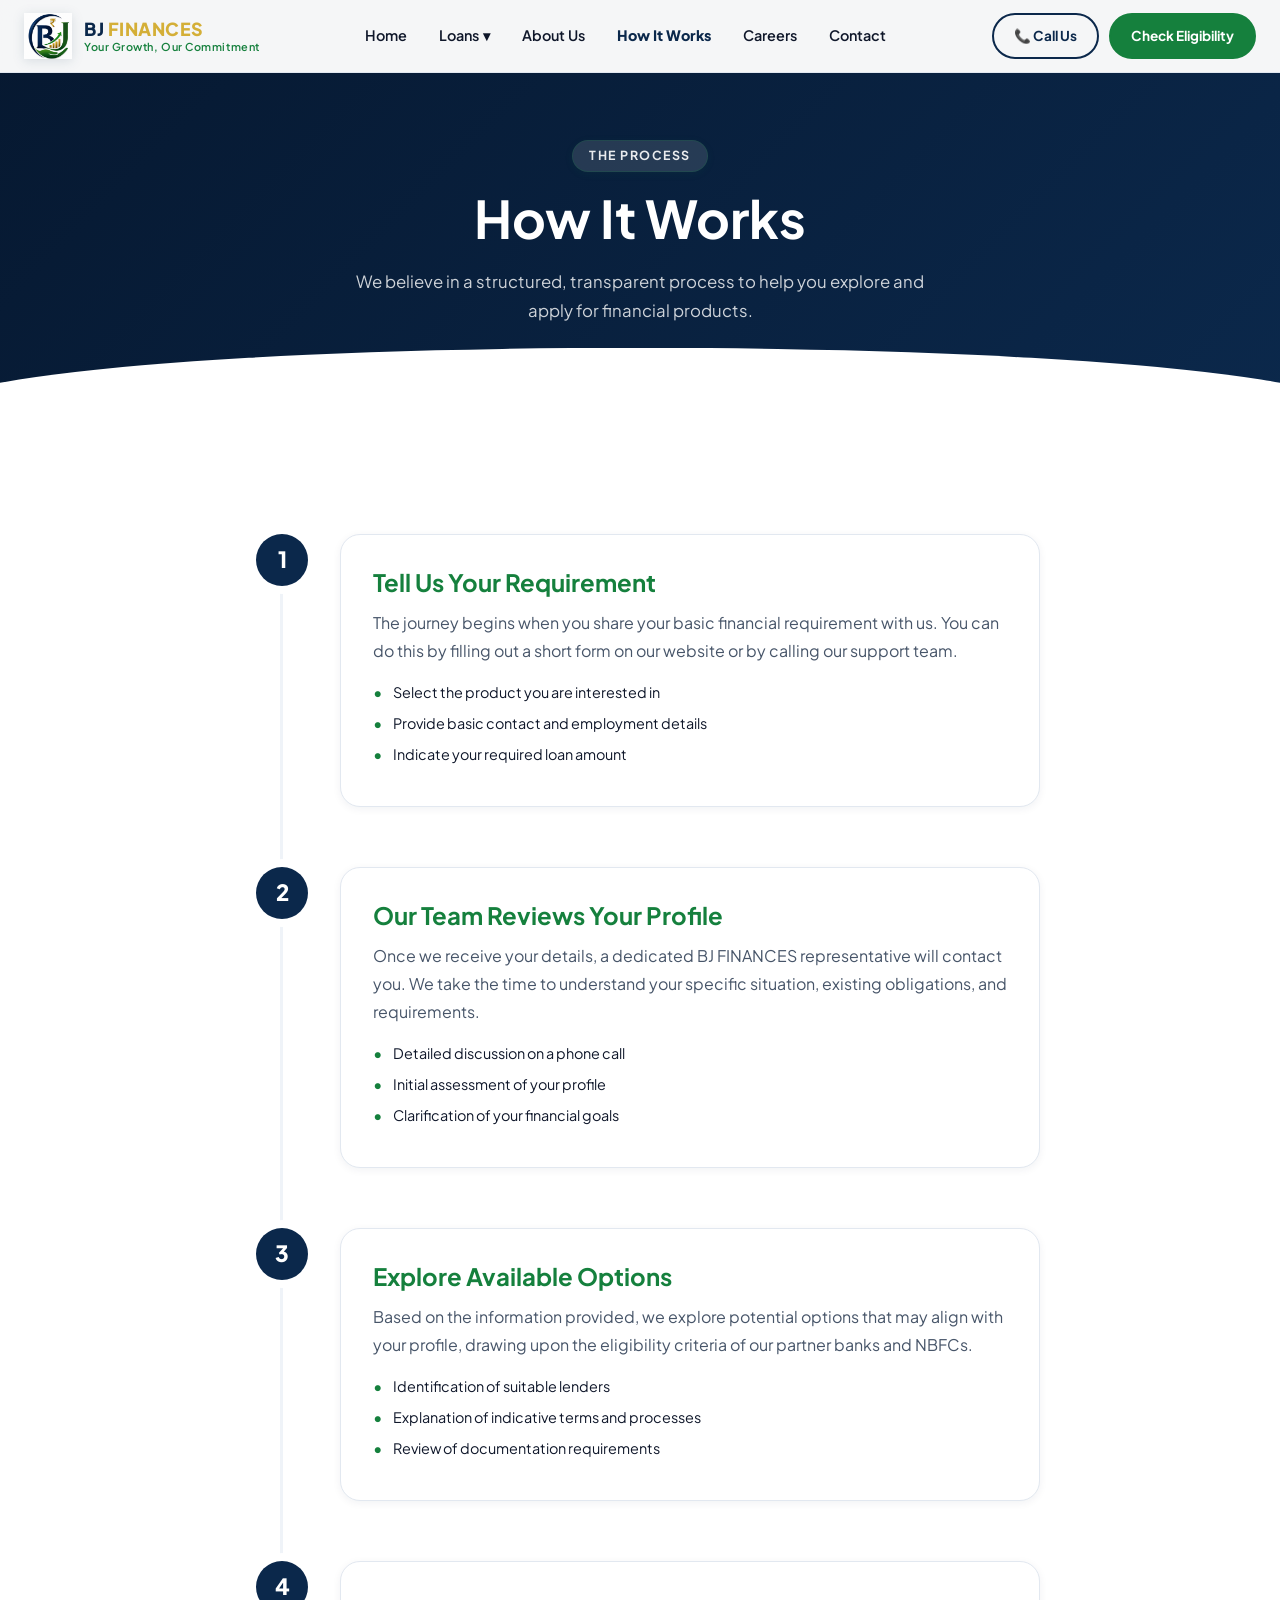
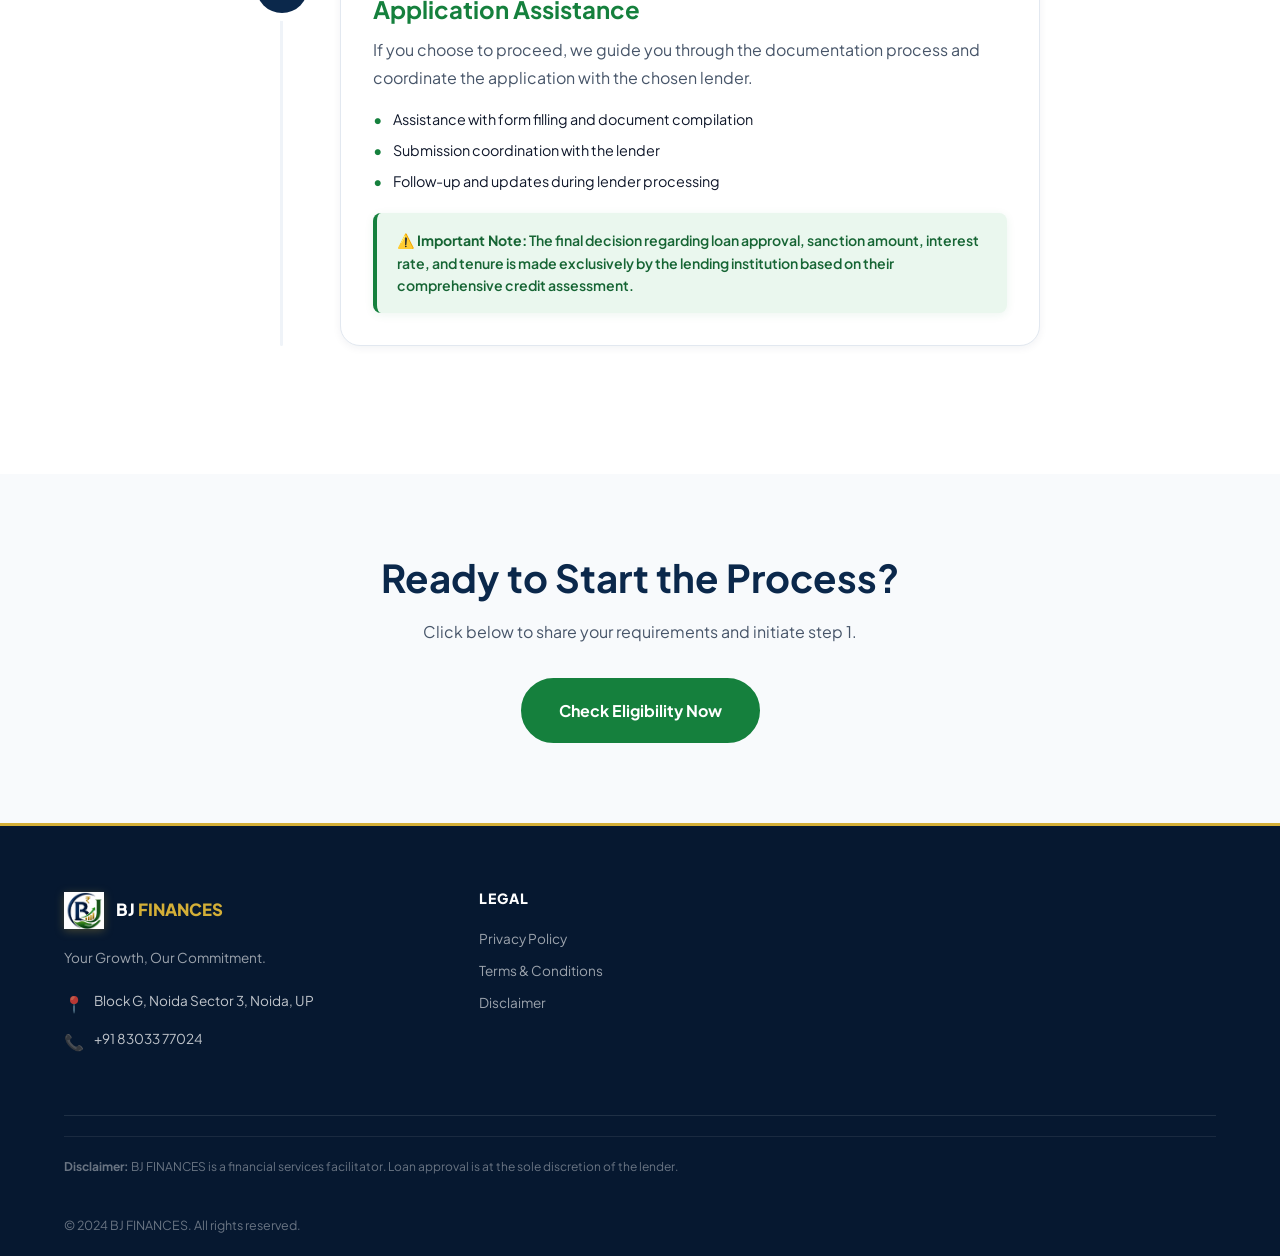
<file: how-it-works.html>
<!DOCTYPE html>
<html lang="en">
<head>
  <meta charset="UTF-8">
  <meta name="viewport" content="width=device-width, initial-scale=1.0">
  <title>How It Works — BJ FINANCES Process</title>
  <meta name="description" content="Understand the simple 4-step process BJ FINANCES uses to assist you in exploring and applying for suitable financial products.">
  <link rel="preconnect" href="https://fonts.googleapis.com">
  <link rel="stylesheet" href="css/style.css">
  <style>
    .process-timeline { max-width: 800px; margin: 48px auto; position: relative; }
    .process-timeline::before { content: ''; position: absolute; top: 0; bottom: 0; left: 40px; width: 3px; background: var(--bg-grey); border-radius: 3px; }
    .process-step { position: relative; padding-left: 100px; margin-bottom: 60px; }
    .process-step:last-child { margin-bottom: 0; }
    .process-step__number { position: absolute; left: 16px; top: 0; width: 52px; height: 52px; background: var(--navy); border-radius: 50%; color: var(--white); font-size: 1.4rem; font-weight: 800; display: flex; align-items: center; justify-content: center; box-shadow: 0 0 0 8px var(--white); z-index: 2; }
    .process-step__content { background: var(--white); border: 1px solid var(--border); border-radius: var(--radius-lg); padding: 32px; box-shadow: var(--shadow-sm); }
    .process-step__content h3 { color: var(--green); margin-bottom: 12px; }
    .process-step__content p { color: var(--text-mid); margin-bottom: 16px; }
    .process-step__list { list-style: none; padding: 0; }
    .process-step__list li { position: relative; padding-left: 20px; font-size: 0.9rem; color: var(--text-dark); margin-bottom: 8px; }
    .process-step__list li::before { content: '•'; position: absolute; left: 0; color: var(--green); font-weight: bold; }
    @media(max-width:600px) {
      .process-timeline::before { left: 24px; }
      .process-step { padding-left: 0; padding-top: 64px; margin-bottom: 40px; }
      .process-step__number { left: 0; width: 44px; height: 44px; font-size: 1.1rem; }
      .process-step__content { padding: 24px 20px; }
    }
  </style>
</head>
<body>

<nav class="navbar" id="navbar">
  <div class="navbar__inner">
    <a href="index.html" class="navbar__logo">
      <img src="images/logo.svg" alt="BJ FINANCES Logo" class="navbar__logo-img" width="48" height="48">
      <div class="navbar__logo-text">
        <span class="navbar__logo-name">BJ <span class="text-gold">FINANCES</span></span>
        <span class="navbar__logo-tagline">Your Growth, Our Commitment</span>
      </div>
    </a>
    <nav class="navbar__nav">
      <a href="index.html">Home</a>
      <div class="dropdown">
        <span class="dropdown-toggle" tabindex="0" role="button">Loans <span>▾</span></span>
        <div class="dropdown-menu">
          <a href="personal-loan.html">Personal Loan</a><a href="overdraft.html">Overdraft / OD</a>
          <a href="balance-transfer.html">Balance Transfer</a><a href="top-up-loan.html">Top-Up Loan</a>
        </div>
      </div>
      <a href="about.html">About Us</a>
      <a href="how-it-works.html" style="color:var(--navy);font-weight:800;">How It Works</a>
      <a href="careers.html">Careers</a>
      <a href="contact.html">Contact</a>
    </nav>
    <div class="navbar__actions">
      <a href="tel:+918303377024" class="btn btn-outline btn-sm">📞 Call Us</a>
      <a href="check-eligibility.html" class="btn btn-primary btn-sm">Check Eligibility</a>
    </div>
    <button class="navbar__hamburger" id="hamburger"><span></span><span></span><span></span></button>
  </div>
</nav>

<div class="mobile-nav" id="mobileNav">
  <div style="display:flex;justify-content:space-between;align-items:center;margin-bottom:20px;">
    <strong style="color:var(--navy)">BJ FINANCES</strong>
    <button id="mobileClose" style="background:none;border:none;font-size:1.5rem;cursor:pointer;">✕</button>
  </div>
  <a href="index.html">Home</a>
  <a href="#" class="mobile-toggle" style="display:flex;justify-content:space-between;">Loans <span class="toggle-arrow">▾</span></a>
  <div class="mobile-sub" style="display:none;">
    <a href="personal-loan.html">Personal Loan</a><a href="overdraft.html">Overdraft / OD</a>
    <a href="balance-transfer.html">Balance Transfer</a><a href="top-up-loan.html">Top-Up Loan</a>
  </div>
  <a href="about.html">About Us</a><a href="how-it-works.html">How It Works</a>
</div>

<main>
<div class="page-hero">
  <div class="container">
    <span class="section-label" style="background:rgba(255,255,255,0.12);color:rgba(255,255,255,0.9);">The Process</span>
    <h1>How It Works</h1>
    <p>We believe in a structured, transparent process to help you explore and apply for financial products.</p>
  </div>
</div>

<section class="section">
  <div class="container">
    <div class="process-timeline">
      
      <!-- Step 1 -->
      <div class="process-step">
        <div class="process-step__number">1</div>
        <div class="process-step__content">
          <h3>Tell Us Your Requirement</h3>
          <p>The journey begins when you share your basic financial requirement with us. You can do this by filling out a short form on our website or by calling our support team.</p>
          <ul class="process-step__list">
            <li>Select the product you are interested in</li>
            <li>Provide basic contact and employment details</li>
            <li>Indicate your required loan amount</li>
          </ul>
        </div>
      </div>

      <!-- Step 2 -->
      <div class="process-step">
        <div class="process-step__number">2</div>
        <div class="process-step__content">
          <h3>Our Team Reviews Your Profile</h3>
          <p>Once we receive your details, a dedicated BJ FINANCES representative will contact you. We take the time to understand your specific situation, existing obligations, and requirements.</p>
          <ul class="process-step__list">
            <li>Detailed discussion on a phone call</li>
            <li>Initial assessment of your profile</li>
            <li>Clarification of your financial goals</li>
          </ul>
        </div>
      </div>

      <!-- Step 3 -->
      <div class="process-step">
        <div class="process-step__number">3</div>
        <div class="process-step__content">
          <h3>Explore Available Options</h3>
          <p>Based on the information provided, we explore potential options that may align with your profile, drawing upon the eligibility criteria of our partner banks and NBFCs.</p>
          <ul class="process-step__list">
            <li>Identification of suitable lenders</li>
            <li>Explanation of indicative terms and processes</li>
            <li>Review of documentation requirements</li>
          </ul>
        </div>
      </div>

      <!-- Step 4 -->
      <div class="process-step">
        <div class="process-step__number">4</div>
        <div class="process-step__content">
          <h3>Application Assistance</h3>
          <p>If you choose to proceed, we guide you through the documentation process and coordinate the application with the chosen lender.</p>
          <ul class="process-step__list">
            <li>Assistance with form filling and document compilation</li>
            <li>Submission coordination with the lender</li>
            <li>Follow-up and updates during lender processing</li>
          </ul>
          <div class="highlight-box" style="margin-top:20px;margin-bottom:0;">
            ⚠️ <strong>Important Note:</strong> The final decision regarding loan approval, sanction amount, interest rate, and tenure is made exclusively by the lending institution based on their comprehensive credit assessment.
          </div>
        </div>
      </div>

    </div>
  </div>
</section>

<section class="section section--alt">
  <div class="container text-center">
    <h2>Ready to Start the Process?</h2>
    <p style="margin:16px 0 32px;">Click below to share your requirements and initiate step 1.</p>
    <a href="check-eligibility.html" class="btn btn-primary btn-lg">Check Eligibility Now</a>
  </div>
</section>
</main>

<footer class="footer">
  <div class="container">
    <div class="footer__grid">
      <div class="footer__brand">
        <div class="footer__logo">
          <img src="images/logo.svg" alt="BJ FINANCES Logo" class="footer__logo-img" width="40" height="40">
          <div class="footer__logo-text">BJ <span class="text-gold">FINANCES</span></div>
        </div>
        <p class="footer__desc">Your Growth, Our Commitment.</p>
        <div class="footer__contact-item"><span class="footer__contact-icon">📍</span><span>Block G, Noida Sector 3, Noida, UP</span></div>
        <div class="footer__contact-item"><span class="footer__contact-icon">📞</span><a href="tel:+918303377024">+91 83033 77024</a></div>
      </div>
      <div><h5>Legal</h5><nav class="footer__links"><a href="privacy-policy.html">Privacy Policy</a><a href="terms.html">Terms &amp; Conditions</a><a href="disclaimer.html">Disclaimer</a></nav></div>
    </div>
    <div class="footer__disclaimer"><strong>Disclaimer:</strong> BJ FINANCES is a financial services facilitator. Loan approval is at the sole discretion of the lender.</div>
    <div class="footer__bottom"><span>© 2024 BJ FINANCES. All rights reserved.</span></div>
  </div>
</footer>
<script src="js/main.js"></script>
</body>
</html>
</file>
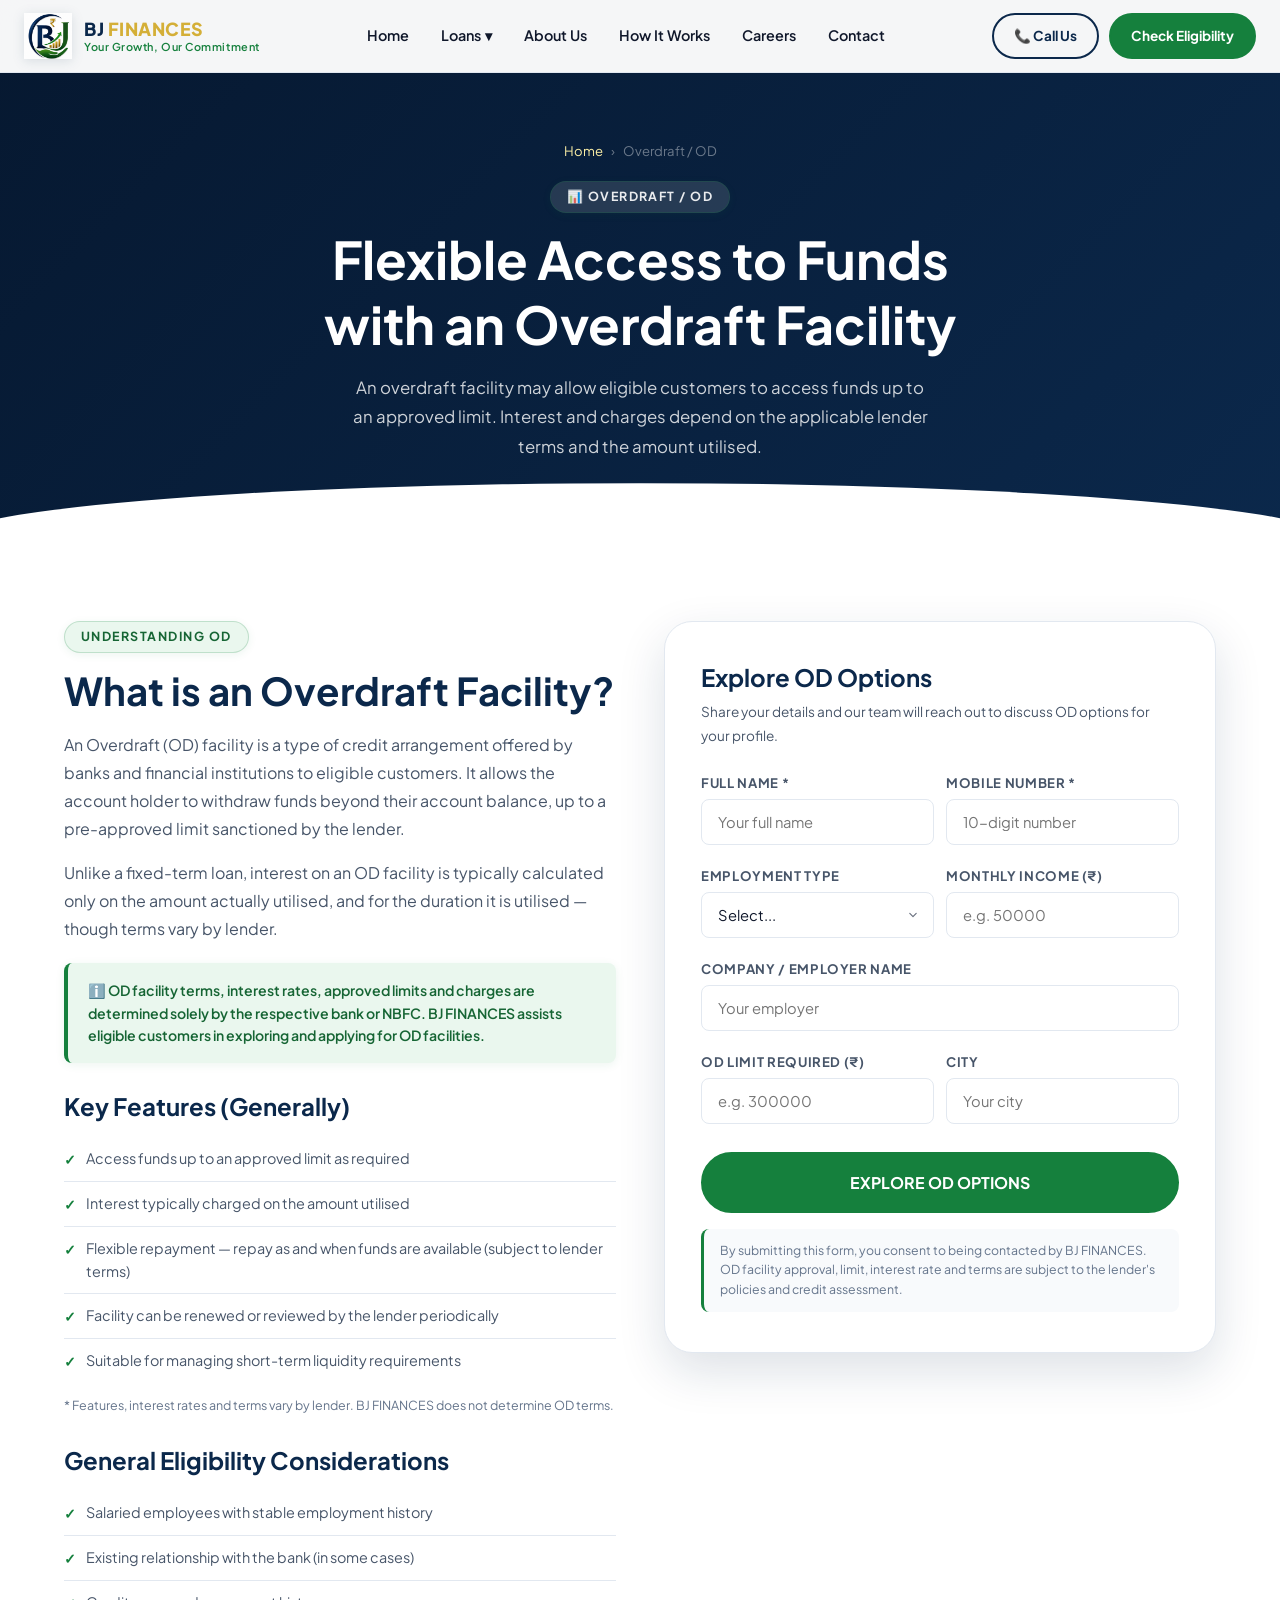
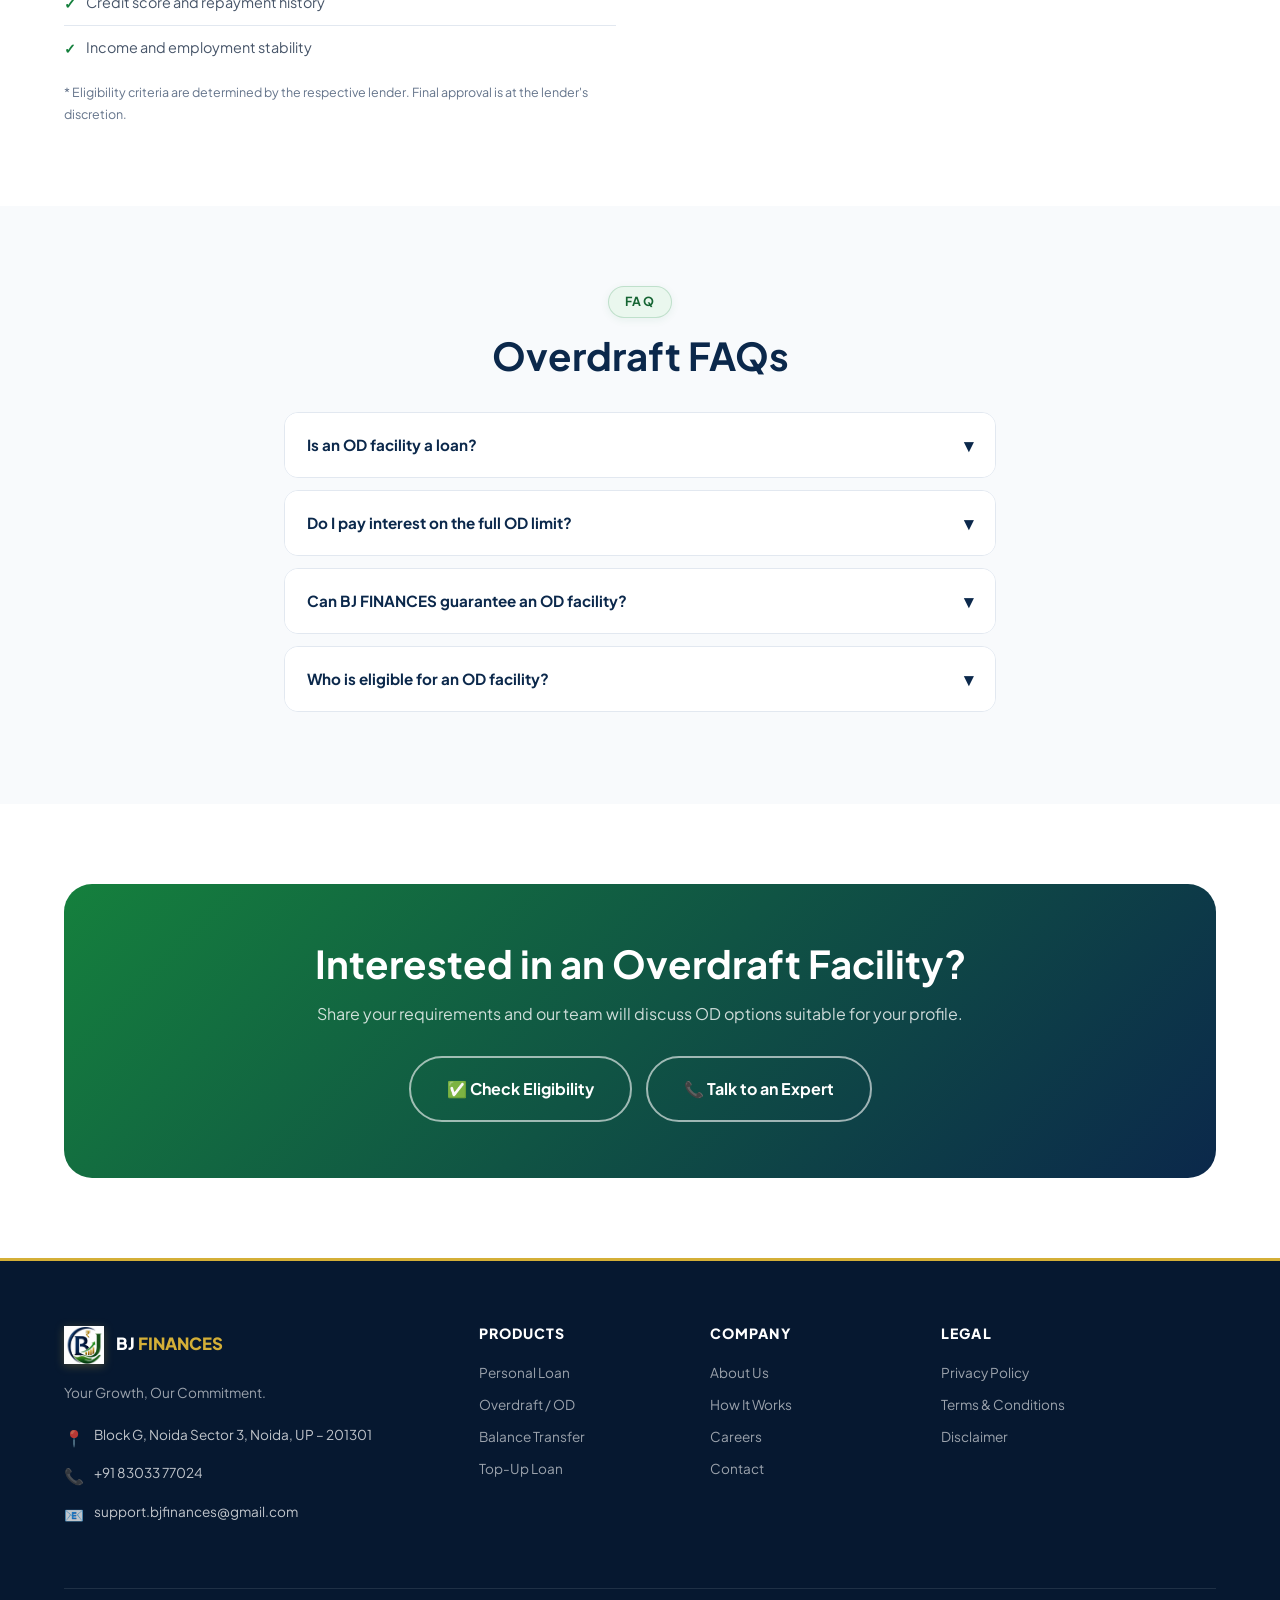
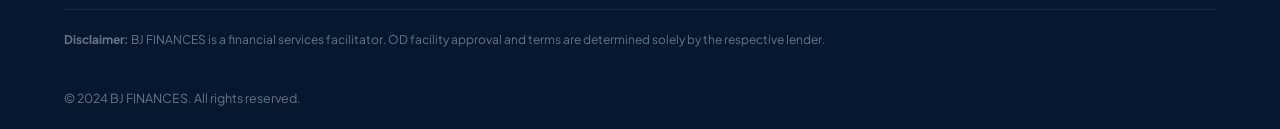
<file: overdraft.html>
<!DOCTYPE html>
<html lang="en">
<head>
  <meta charset="UTF-8">
  <meta name="viewport" content="width=device-width, initial-scale=1.0">
  <title>Overdraft / OD Facility — BJ FINANCES</title>
  <meta name="description" content="Explore Overdraft (OD) facility options for eligible customers with BJ FINANCES. Flexible access to funds with interest on the amount utilised.">
  <link rel="preconnect" href="https://fonts.googleapis.com">
  <link rel="stylesheet" href="css/style.css">
</head>
<body>

<nav class="navbar" id="navbar">
  <div class="navbar__inner">
    <a href="index.html" class="navbar__logo">
      <img src="images/logo.svg" alt="BJ FINANCES Logo" class="navbar__logo-img" width="48" height="48">
      <div class="navbar__logo-text">
        <span class="navbar__logo-name">BJ <span class="text-gold">FINANCES</span></span>
        <span class="navbar__logo-tagline">Your Growth, Our Commitment</span>
      </div>
    </a>
    <nav class="navbar__nav">
      <a href="index.html">Home</a>
      <div class="dropdown">
        <span class="dropdown-toggle" tabindex="0" role="button">Loans <span>▾</span></span>
        <div class="dropdown-menu">
          <a href="personal-loan.html">Personal Loan</a>
          <a href="overdraft.html">Overdraft / OD</a>
          <a href="balance-transfer.html">Balance Transfer</a>
          <a href="top-up-loan.html">Top-Up Loan</a>
        </div>
      </div>
      <a href="about.html">About Us</a>
      <a href="how-it-works.html">How It Works</a>
      <a href="careers.html">Careers</a>
      <a href="contact.html">Contact</a>
    </nav>
    <div class="navbar__actions">
      <a href="tel:+918303377024" class="btn btn-outline btn-sm">📞 Call Us</a>
      <a href="check-eligibility.html" class="btn btn-primary btn-sm">Check Eligibility</a>
    </div>
    <button class="navbar__hamburger" id="hamburger"><span></span><span></span><span></span></button>
  </div>
</nav>
<div class="mobile-nav" id="mobileNav">
  <div style="display:flex;justify-content:space-between;align-items:center;margin-bottom:20px;">
    <strong style="color:var(--navy)">BJ FINANCES</strong>
    <button id="mobileClose" style="background:none;border:none;font-size:1.5rem;cursor:pointer;">✕</button>
  </div>
  <a href="index.html">Home</a>
  <a href="#" class="mobile-toggle" style="display:flex;justify-content:space-between;">Loans <span class="toggle-arrow">▾</span></a>
  <div class="mobile-sub" style="display:none;">
    <a href="personal-loan.html">Personal Loan</a><a href="overdraft.html">Overdraft / OD</a>
    <a href="balance-transfer.html">Balance Transfer</a><a href="top-up-loan.html">Top-Up Loan</a>
  </div>
  <a href="about.html">About Us</a><a href="how-it-works.html">How It Works</a>
  <a href="careers.html">Careers</a><a href="contact.html">Contact Us</a>
  <div class="mobile-nav-cta">
    <a href="check-eligibility.html?product=od" class="btn btn-primary btn-full">Explore OD Options</a>
    <a href="tel:+918303377024" class="btn btn-outline btn-full">📞 +91 83033 77024</a>
  </div>
</div>

<main>
<div class="page-hero">
  <div class="container">
    <nav class="breadcrumb"><a href="index.html">Home</a><span>›</span><span>Overdraft / OD</span></nav>
    <span class="section-label" style="background:rgba(255,255,255,0.12);color:rgba(255,255,255,0.9);">📊 Overdraft / OD</span>
    <h1>Flexible Access to Funds<br>with an Overdraft Facility</h1>
    <p>An overdraft facility may allow eligible customers to access funds up to an approved limit. Interest and charges depend on the applicable lender terms and the amount utilised.</p>
  </div>
</div>

<section class="section">
  <div class="container">
    <div class="grid grid-2" style="align-items:start;gap:48px;">
      <div>
        <span class="section-label">Understanding OD</span>
        <h2 style="margin-bottom:16px;">What is an Overdraft Facility?</h2>
        <p>An Overdraft (OD) facility is a type of credit arrangement offered by banks and financial institutions to eligible customers. It allows the account holder to withdraw funds beyond their account balance, up to a pre-approved limit sanctioned by the lender.</p>
        <p style="margin-top:16px;">Unlike a fixed-term loan, interest on an OD facility is typically calculated only on the amount actually utilised, and for the duration it is utilised — though terms vary by lender.</p>
        <div class="highlight-box" style="margin-top:20px;">ℹ️ OD facility terms, interest rates, approved limits and charges are determined solely by the respective bank or NBFC. BJ FINANCES assists eligible customers in exploring and applying for OD facilities.</div>

        <h3 style="margin:28px 0 16px;">Key Features (Generally)</h3>
        <ul class="info-list">
          <li>Access funds up to an approved limit as required</li>
          <li>Interest typically charged on the amount utilised</li>
          <li>Flexible repayment — repay as and when funds are available (subject to lender terms)</li>
          <li>Facility can be renewed or reviewed by the lender periodically</li>
          <li>Suitable for managing short-term liquidity requirements</li>
        </ul>
        <p style="font-size:0.78rem;color:var(--text-light);margin-top:12px;">* Features, interest rates and terms vary by lender. BJ FINANCES does not determine OD terms.</p>

        <h3 style="margin:28px 0 16px;">General Eligibility Considerations</h3>
        <ul class="info-list">
          <li>Salaried employees with stable employment history</li>
          <li>Existing relationship with the bank (in some cases)</li>
          <li>Credit score and repayment history</li>
          <li>Income and employment stability</li>
        </ul>
        <p style="font-size:0.78rem;color:var(--text-light);margin-top:12px;">* Eligibility criteria are determined by the respective lender. Final approval is at the lender's discretion.</p>
      </div>

      <!-- OD Form -->
      <div>
        <div class="form-card">
          <h3 style="margin-bottom:8px;color:var(--navy);">Explore OD Options</h3>
          <p style="font-size:0.85rem;margin-bottom:24px;">Share your details and our team will reach out to discuss OD options for your profile.</p>
          <form class="product-lead-form" data-source="Overdraft Page" novalidate>
            <input type="hidden" name="product" value="Overdraft / OD">
            <div class="form-grid-2">
              <div class="form-group"><label>Full Name *</label><input type="text" name="fullName" placeholder="Your full name" required></div>
              <div class="form-group"><label>Mobile Number *</label><input type="tel" name="mobile" placeholder="10-digit number" required maxlength="10"></div>
            </div>
            <div class="form-grid-2">
              <div class="form-group">
                <label>Employment Type</label>
                <select name="empType">
                  <option value="">Select...</option>
                  <option>Salaried – Private</option>
                  <option>Salaried – Govt/PSU</option>
                  <option>Salaried – MNC</option>
                  <option>Self Employed</option>
                  <option>Other</option>
                </select>
              </div>
              <div class="form-group"><label>Monthly Income (₹)</label><input type="number" name="income" placeholder="e.g. 50000" min="0"></div>
            </div>
            <div class="form-group"><label>Company / Employer Name</label><input type="text" name="company" placeholder="Your employer"></div>
            <div class="form-grid-2">
              <div class="form-group"><label>OD Limit Required (₹)</label><input type="number" name="amount" placeholder="e.g. 300000" min="0"></div>
              <div class="form-group"><label>City</label><input type="text" name="city" placeholder="Your city"></div>
            </div>
            <button type="submit" class="btn btn-primary btn-full btn-lg" style="margin-top:8px;">EXPLORE OD OPTIONS</button>
            <p class="form-disclaimer">By submitting this form, you consent to being contacted by BJ FINANCES. OD facility approval, limit, interest rate and terms are subject to the lender's policies and credit assessment.</p>
          </form>
        </div>
      </div>
    </div>
  </div>
</section>

<!-- FAQ -->
<section class="section section--alt">
  <div class="container container--sm">
    <div class="text-center mb-32"><span class="section-label">FAQ</span><h2>Overdraft FAQs</h2></div>
    <div class="faq-item"><div class="faq-question">Is an OD facility a loan? <span class="faq-arrow">▾</span></div><div class="faq-answer">An OD facility is a credit arrangement rather than a fixed term loan. It allows you to withdraw funds up to an approved limit, with interest charged on the amount utilised. Specific terms depend on the lender.</div></div>
    <div class="faq-item"><div class="faq-question">Do I pay interest on the full OD limit? <span class="faq-arrow">▾</span></div><div class="faq-answer">Generally, interest on an OD facility is calculated on the amount utilised and for the period of utilisation, not on the full sanctioned limit. However, terms vary by lender and should be confirmed before availing the facility.</div></div>
    <div class="faq-item"><div class="faq-question">Can BJ FINANCES guarantee an OD facility? <span class="faq-arrow">▾</span></div><div class="faq-answer">No. BJ FINANCES assists eligible customers in applying for an OD facility. Approval, limit, rate and terms are determined solely by the respective bank or NBFC.</div></div>
    <div class="faq-item"><div class="faq-question">Who is eligible for an OD facility? <span class="faq-arrow">▾</span></div><div class="faq-answer">Eligibility depends on the lender's criteria, which typically include income, employment stability and credit history. Share your details and our team will help assess suitable options for your profile.</div></div>
  </div>
</section>

<section class="section">
  <div class="container">
    <div style="background:linear-gradient(135deg,var(--green) 0%,var(--navy) 100%);border-radius:var(--radius-xl);padding:56px 48px;text-align:center;">
      <h2 style="color:white;margin-bottom:12px;">Interested in an Overdraft Facility?</h2>
      <p style="color:rgba(255,255,255,0.8);margin-bottom:28px;">Share your requirements and our team will discuss OD options suitable for your profile.</p>
      <div style="display:flex;gap:14px;justify-content:center;flex-wrap:wrap;">
        <a href="check-eligibility.html?product=od" class="btn btn-outline-white btn-lg">✅ Check Eligibility</a>
        <a href="tel:+918303377024" class="btn btn-outline-white btn-lg">📞 Talk to an Expert</a>
      </div>
    </div>
  </div>
</section>
</main>

<footer class="footer">
  <div class="container">
    <div class="footer__grid">
      <div class="footer__brand">
        <div class="footer__logo">
          <img src="images/logo.svg" alt="BJ FINANCES Logo" class="footer__logo-img" width="40" height="40">
          <div class="footer__logo-text">BJ <span class="text-gold">FINANCES</span></div>
        </div>
        <p class="footer__desc">Your Growth, Our Commitment.</p>
        <div class="footer__contact-item"><span class="footer__contact-icon">📍</span><span>Block G, Noida Sector 3, Noida, UP – 201301</span></div>
        <div class="footer__contact-item"><span class="footer__contact-icon">📞</span><a href="tel:+918303377024">+91 83033 77024</a></div>
        <div class="footer__contact-item"><span class="footer__contact-icon">📧</span><a href="mailto:support.bjfinances@gmail.com">support.bjfinances@gmail.com</a></div>
      </div>
      <div><h5>Products</h5><nav class="footer__links"><a href="personal-loan.html">Personal Loan</a><a href="overdraft.html">Overdraft / OD</a><a href="balance-transfer.html">Balance Transfer</a><a href="top-up-loan.html">Top-Up Loan</a></nav></div>
      <div><h5>Company</h5><nav class="footer__links"><a href="about.html">About Us</a><a href="how-it-works.html">How It Works</a><a href="careers.html">Careers</a><a href="contact.html">Contact</a></nav></div>
      <div><h5>Legal</h5><nav class="footer__links"><a href="privacy-policy.html">Privacy Policy</a><a href="terms.html">Terms &amp; Conditions</a><a href="disclaimer.html">Disclaimer</a></nav></div>
    </div>
    <div class="footer__disclaimer"><strong>Disclaimer:</strong> BJ FINANCES is a financial services facilitator. OD facility approval and terms are determined solely by the respective lender.</div>
    <div class="footer__bottom"><span>© 2024 BJ FINANCES. All rights reserved.</span></div>
  </div>
</footer>
<div class="floating-actions" style="opacity:0;pointer-events:none;transition:opacity 0.3s;">
  <a href="https://wa.me/918303377024" class="fab fab-whatsapp" target="_blank" rel="noopener">💬</a>
  <a href="tel:+918303377024" class="fab fab-call">📞</a>
</div>
<script src="js/main.js"></script>
<script src="js/forms.js"></script>
</body>
</html>
</file>
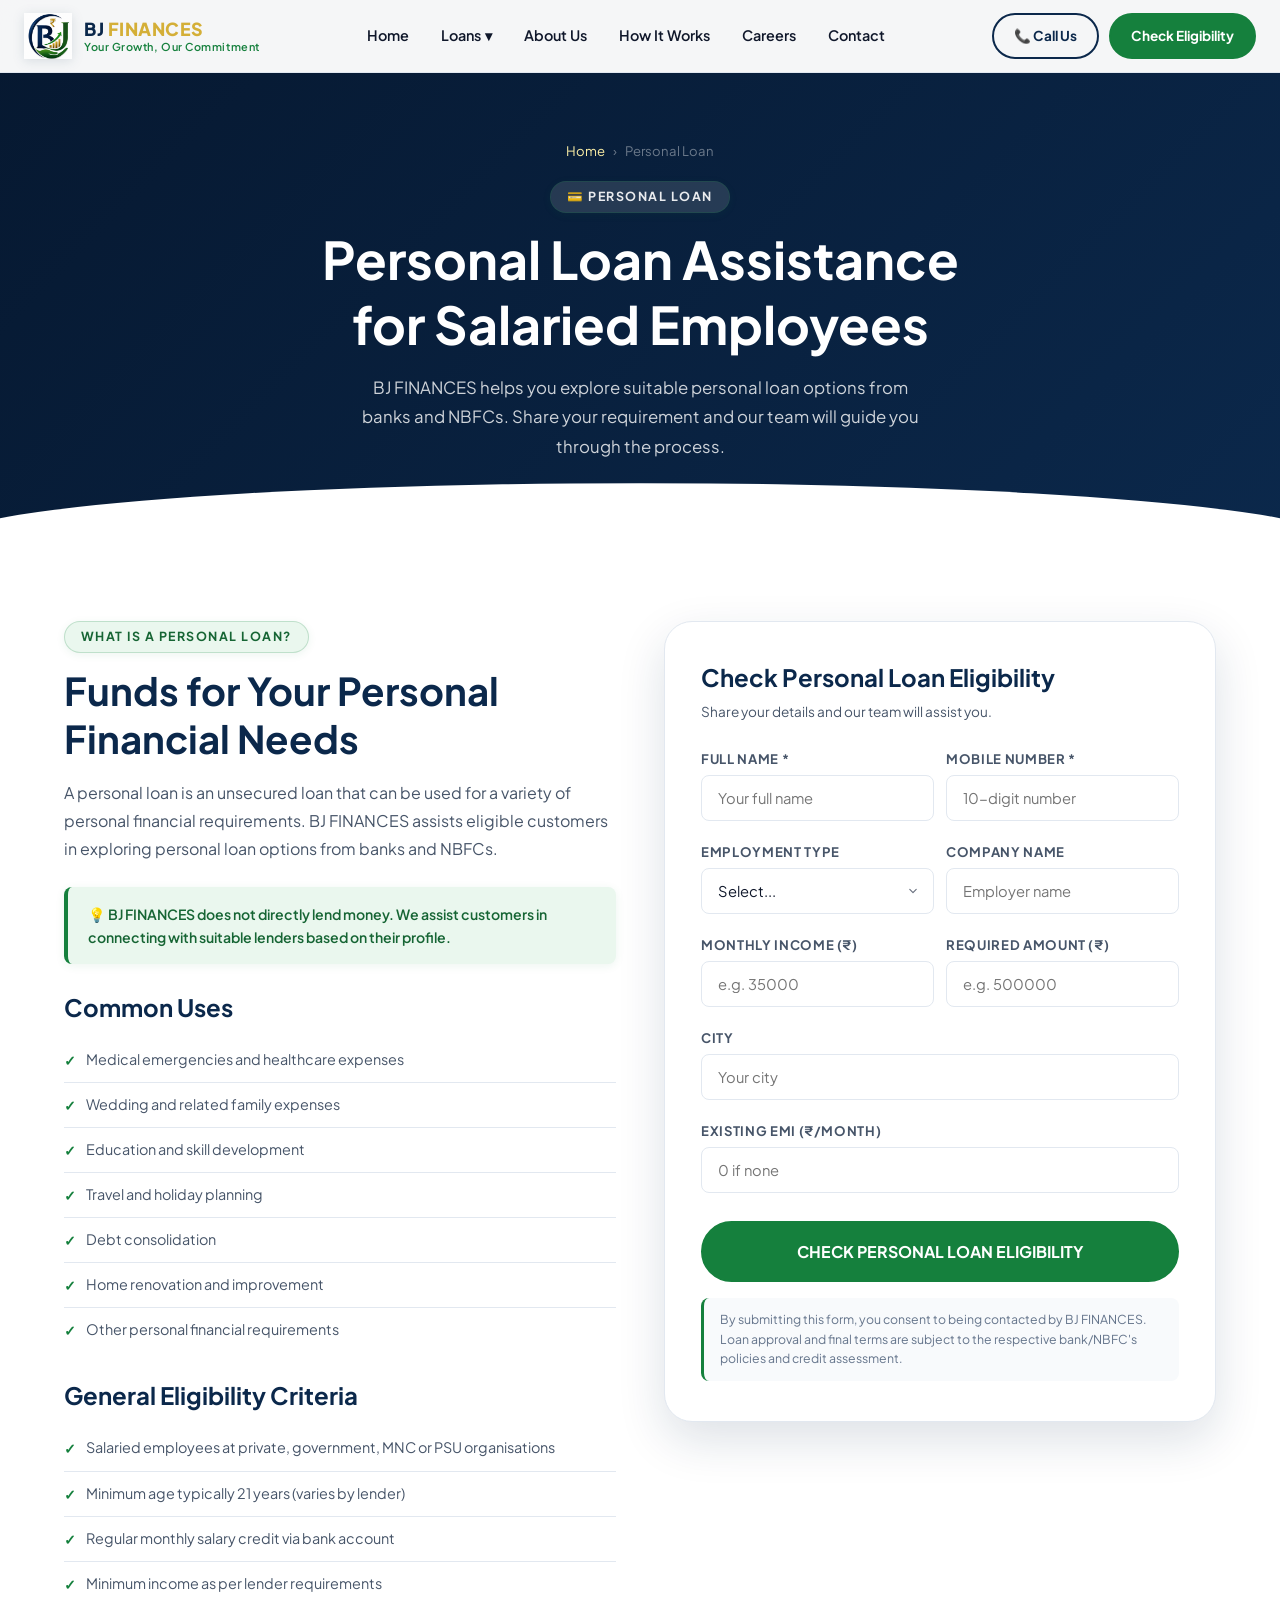
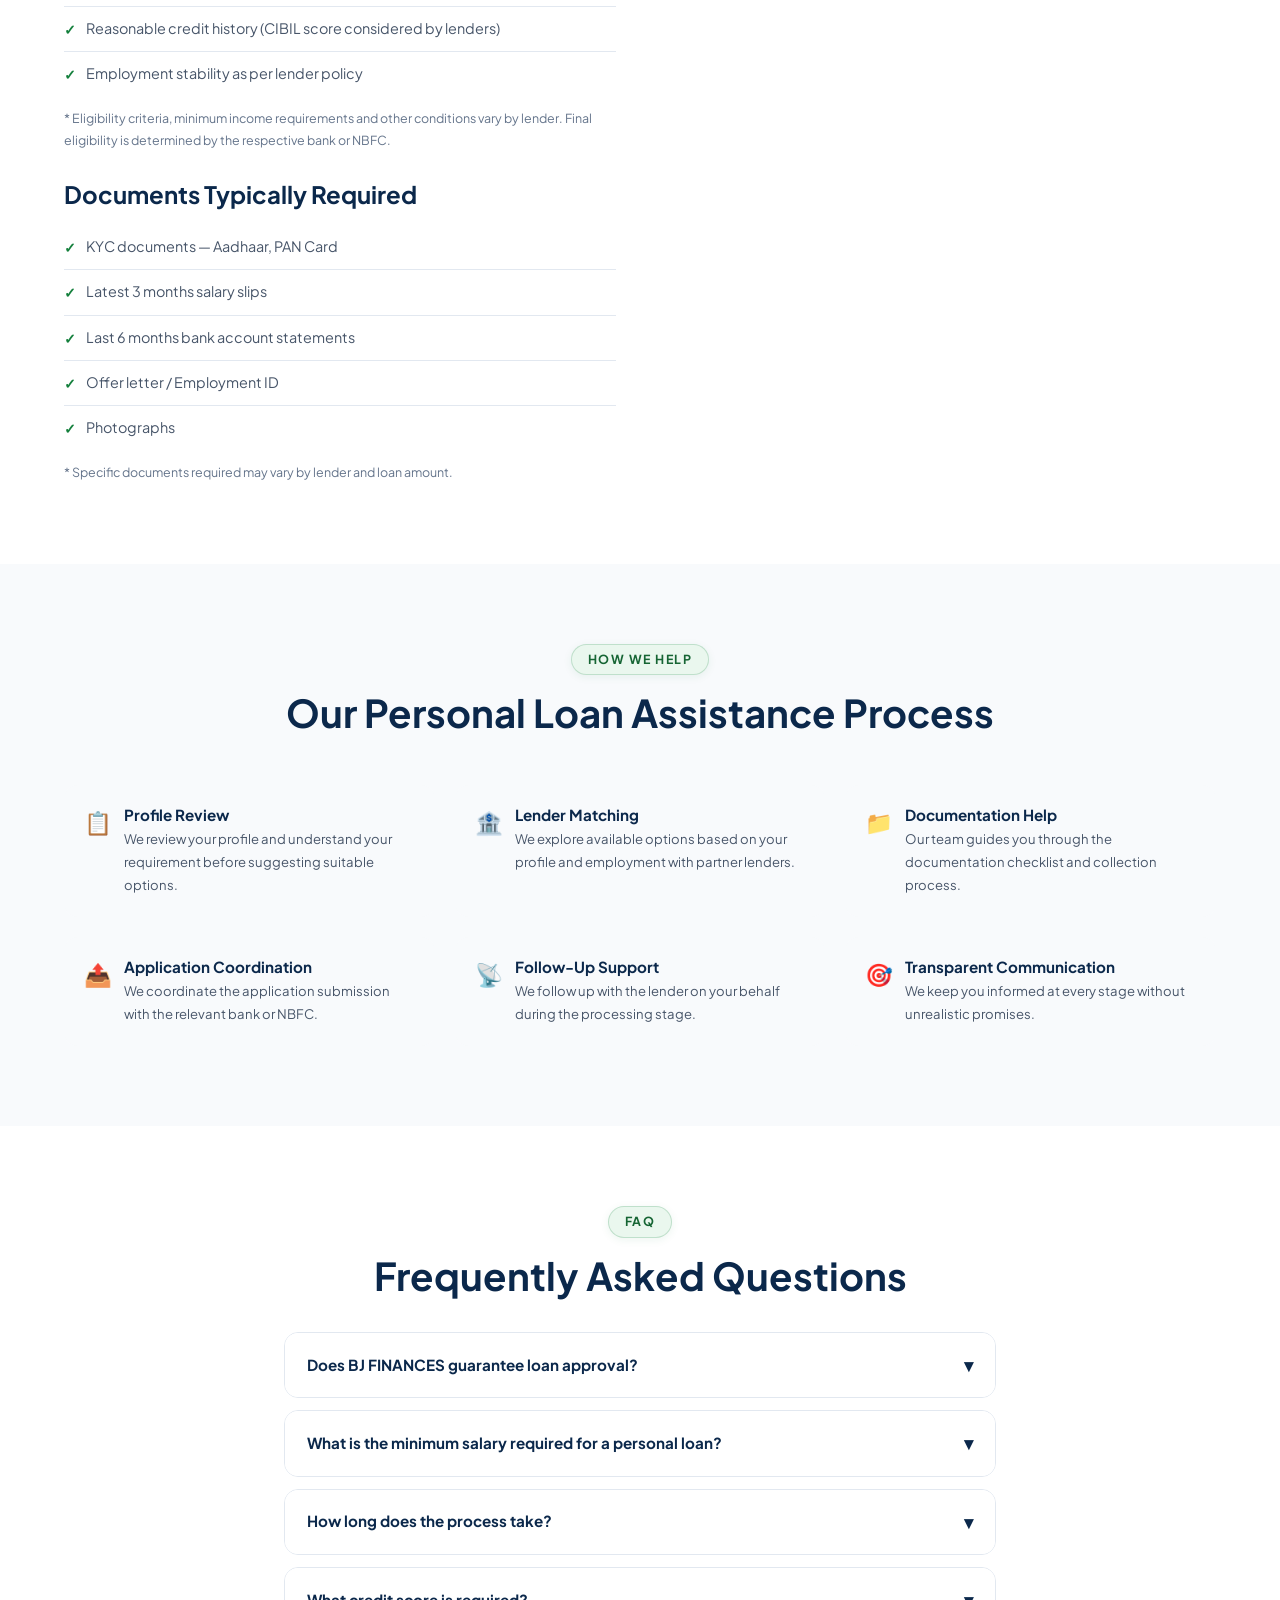
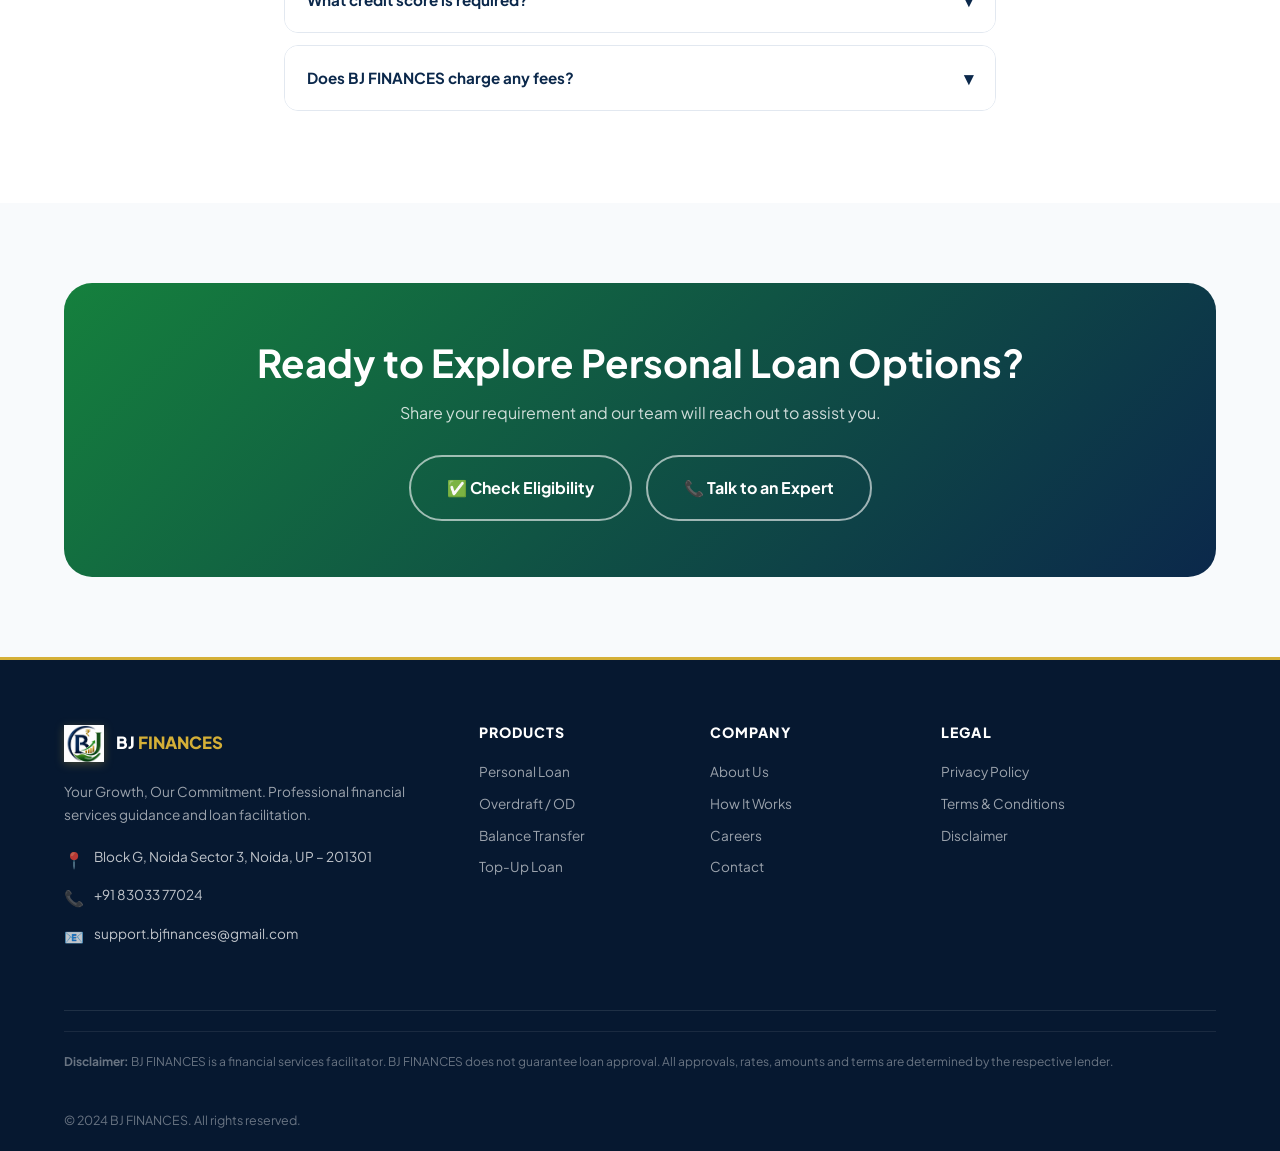
<file: personal-loan.html>
<!DOCTYPE html>
<html lang="en">
<head>
  <meta charset="UTF-8">
  <meta name="viewport" content="width=device-width, initial-scale=1.0">
  <title>Personal Loan in Noida — BJ FINANCES</title>
  <meta name="description" content="Explore Personal Loan options for salaried employees in Noida. BJ FINANCES assists with personal loan applications for medical emergencies, weddings, education, travel and more.">
  <link rel="preconnect" href="https://fonts.googleapis.com">
  <link rel="stylesheet" href="css/style.css">
  <style>
    .pl-feature-grid { display: grid; grid-template-columns: repeat(3,1fr); gap: 20px; margin-top: 32px; }
    .pl-feature { background: var(--bg-light); border-radius: var(--radius-md); padding: 20px; display: flex; align-items: flex-start; gap: 12px; }
    .pl-feature .icon { font-size: 1.4rem; flex-shrink: 0; }
    .pl-feature h4 { font-size: 0.95rem; margin-bottom: 4px; }
    .pl-feature p { font-size: 0.82rem; }
    @media(max-width:768px) { .pl-feature-grid { grid-template-columns: 1fr; } }
  </style>
</head>
<body>

<nav class="navbar" id="navbar">
  <div class="navbar__inner">
    <a href="index.html" class="navbar__logo">
      <img src="images/logo.svg" alt="BJ FINANCES Logo" class="navbar__logo-img" width="48" height="48">
      <div class="navbar__logo-text">
        <span class="navbar__logo-name">BJ <span class="text-gold">FINANCES</span></span>
        <span class="navbar__logo-tagline">Your Growth, Our Commitment</span>
      </div>
    </a>
    <nav class="navbar__nav">
      <a href="index.html">Home</a>
      <div class="dropdown">
        <span class="dropdown-toggle" tabindex="0" role="button">Loans <span>▾</span></span>
        <div class="dropdown-menu">
          <a href="personal-loan.html">Personal Loan</a>
          <a href="overdraft.html">Overdraft / OD</a>
          <a href="balance-transfer.html">Balance Transfer</a>
          <a href="top-up-loan.html">Top-Up Loan</a>
        </div>
      </div>
      <a href="about.html">About Us</a>
      <a href="how-it-works.html">How It Works</a>
      <a href="careers.html">Careers</a>
      <a href="contact.html">Contact</a>
    </nav>
    <div class="navbar__actions">
      <a href="tel:+918303377024" class="btn btn-outline btn-sm">📞 Call Us</a>
      <a href="check-eligibility.html" class="btn btn-primary btn-sm">Check Eligibility</a>
    </div>
    <button class="navbar__hamburger" id="hamburger"><span></span><span></span><span></span></button>
  </div>
</nav>
<div class="mobile-nav" id="mobileNav">
  <div style="display:flex;justify-content:space-between;align-items:center;margin-bottom:20px;">
    <strong style="color:var(--navy)">BJ FINANCES</strong>
    <button id="mobileClose" style="background:none;border:none;font-size:1.5rem;cursor:pointer;">✕</button>
  </div>
  <a href="index.html">Home</a>
  <a href="#" class="mobile-toggle" style="display:flex;justify-content:space-between;">Loans <span class="toggle-arrow">▾</span></a>
  <div class="mobile-sub" style="display:none;">
    <a href="personal-loan.html">Personal Loan</a>
    <a href="overdraft.html">Overdraft / OD</a>
    <a href="balance-transfer.html">Balance Transfer</a>
    <a href="top-up-loan.html">Top-Up Loan</a>
  </div>
  <a href="about.html">About Us</a>
  <a href="how-it-works.html">How It Works</a>
  <a href="careers.html">Careers</a>
  <a href="contact.html">Contact Us</a>
  <div class="mobile-nav-cta">
    <a href="check-eligibility.html?product=personal" class="btn btn-primary btn-full">Check Personal Loan Eligibility</a>
    <a href="tel:+918303377024" class="btn btn-outline btn-full">📞 +91 83033 77024</a>
  </div>
</div>

<main>
<!-- PAGE HERO -->
<div class="page-hero" aria-label="Personal Loan">
  <div class="container">
    <nav class="breadcrumb" aria-label="Breadcrumb">
      <a href="index.html">Home</a><span>›</span><span>Personal Loan</span>
    </nav>
    <span class="section-label" style="background:rgba(255,255,255,0.12);color:rgba(255,255,255,0.9);">💳 Personal Loan</span>
    <h1>Personal Loan Assistance<br>for Salaried Employees</h1>
    <p>BJ FINANCES helps you explore suitable personal loan options from banks and NBFCs. Share your requirement and our team will guide you through the process.</p>
  </div>
</div>

<!-- PRODUCT OVERVIEW + FORM -->
<section class="section">
  <div class="container">
    <div class="grid grid-2" style="align-items:start;gap:48px;">
      <!-- Left: Info -->
      <div>
        <span class="section-label">What is a Personal Loan?</span>
        <h2 style="margin-bottom:16px;">Funds for Your Personal Financial Needs</h2>
        <p style="margin-bottom:24px;">A personal loan is an unsecured loan that can be used for a variety of personal financial requirements. BJ FINANCES assists eligible customers in exploring personal loan options from banks and NBFCs.</p>
        <div class="highlight-box">💡 BJ FINANCES does not directly lend money. We assist customers in connecting with suitable lenders based on their profile.</div>

        <h3 style="margin:28px 0 16px;">Common Uses</h3>
        <ul class="info-list">
          <li>Medical emergencies and healthcare expenses</li>
          <li>Wedding and related family expenses</li>
          <li>Education and skill development</li>
          <li>Travel and holiday planning</li>
          <li>Debt consolidation</li>
          <li>Home renovation and improvement</li>
          <li>Other personal financial requirements</li>
        </ul>

        <h3 style="margin:28px 0 16px;">General Eligibility Criteria</h3>
        <ul class="info-list">
          <li>Salaried employees at private, government, MNC or PSU organisations</li>
          <li>Minimum age typically 21 years (varies by lender)</li>
          <li>Regular monthly salary credit via bank account</li>
          <li>Minimum income as per lender requirements</li>
          <li>Reasonable credit history (CIBIL score considered by lenders)</li>
          <li>Employment stability as per lender policy</li>
        </ul>
        <p style="font-size:0.78rem;color:var(--text-light);margin-top:12px;">* Eligibility criteria, minimum income requirements and other conditions vary by lender. Final eligibility is determined by the respective bank or NBFC.</p>

        <h3 style="margin:28px 0 16px;">Documents Typically Required</h3>
        <ul class="info-list">
          <li>KYC documents — Aadhaar, PAN Card</li>
          <li>Latest 3 months salary slips</li>
          <li>Last 6 months bank account statements</li>
          <li>Offer letter / Employment ID</li>
          <li>Photographs</li>
        </ul>
        <p style="font-size:0.78rem;color:var(--text-light);margin-top:12px;">* Specific documents required may vary by lender and loan amount.</p>
      </div>
      <!-- Right: Form -->
      <div>
        <div class="form-card">
          <h3 style="margin-bottom:8px;color:var(--navy);">Check Personal Loan Eligibility</h3>
          <p style="font-size:0.85rem;margin-bottom:24px;">Share your details and our team will assist you.</p>
          <form class="product-lead-form" data-source="Personal Loan Page" novalidate>
            <input type="hidden" name="product" value="Personal Loan">
            <div class="form-grid-2">
              <div class="form-group"><label>Full Name *</label><input type="text" name="fullName" placeholder="Your full name" required></div>
              <div class="form-group"><label>Mobile Number *</label><input type="tel" name="mobile" placeholder="10-digit number" required maxlength="10"></div>
            </div>
            <div class="form-grid-2">
              <div class="form-group">
                <label>Employment Type</label>
                <select name="empType">
                  <option value="">Select...</option>
                  <option>Salaried – Private</option>
                  <option>Salaried – Govt/PSU</option>
                  <option>Salaried – MNC</option>
                  <option>Self Employed</option>
                  <option>Other</option>
                </select>
              </div>
              <div class="form-group"><label>Company Name</label><input type="text" name="company" placeholder="Employer name"></div>
            </div>
            <div class="form-grid-2">
              <div class="form-group"><label>Monthly Income (₹)</label><input type="number" name="income" placeholder="e.g. 35000" min="0"></div>
              <div class="form-group"><label>Required Amount (₹)</label><input type="number" name="amount" placeholder="e.g. 500000" min="0"></div>
            </div>
            <div class="form-group"><label>City</label><input type="text" name="city" placeholder="Your city"></div>
            <div class="form-group"><label>Existing EMI (₹/month)</label><input type="number" name="existingEmi" placeholder="0 if none" min="0"></div>
            <button type="submit" class="btn btn-primary btn-full btn-lg" style="margin-top:8px;">CHECK PERSONAL LOAN ELIGIBILITY</button>
            <p class="form-disclaimer">By submitting this form, you consent to being contacted by BJ FINANCES. Loan approval and final terms are subject to the respective bank/NBFC's policies and credit assessment.</p>
          </form>
        </div>
      </div>
    </div>
  </div>
</section>

<!-- FEATURES -->
<section class="section section--alt">
  <div class="container">
    <div class="text-center mb-48">
      <span class="section-label">How We Help</span>
      <h2>Our Personal Loan Assistance Process</h2>
    </div>
    <div class="pl-feature-grid">
      <div class="pl-feature"><div class="icon">📋</div><div><h4>Profile Review</h4><p>We review your profile and understand your requirement before suggesting suitable options.</p></div></div>
      <div class="pl-feature"><div class="icon">🏦</div><div><h4>Lender Matching</h4><p>We explore available options based on your profile and employment with partner lenders.</p></div></div>
      <div class="pl-feature"><div class="icon">📁</div><div><h4>Documentation Help</h4><p>Our team guides you through the documentation checklist and collection process.</p></div></div>
      <div class="pl-feature"><div class="icon">📤</div><div><h4>Application Coordination</h4><p>We coordinate the application submission with the relevant bank or NBFC.</p></div></div>
      <div class="pl-feature"><div class="icon">📡</div><div><h4>Follow-Up Support</h4><p>We follow up with the lender on your behalf during the processing stage.</p></div></div>
      <div class="pl-feature"><div class="icon">🎯</div><div><h4>Transparent Communication</h4><p>We keep you informed at every stage without unrealistic promises.</p></div></div>
    </div>
  </div>
</section>

<!-- FAQ -->
<section class="section">
  <div class="container container--sm">
    <div class="text-center mb-32">
      <span class="section-label">FAQ</span>
      <h2>Frequently Asked Questions</h2>
    </div>
    <div class="faq-item"><div class="faq-question">Does BJ FINANCES guarantee loan approval? <span class="faq-arrow">▾</span></div><div class="faq-answer">No. BJ FINANCES assists with the application process. All loan approvals, amounts, interest rates and terms are decided solely by the respective bank or NBFC based on their credit assessment and policies.</div></div>
    <div class="faq-item"><div class="faq-question">What is the minimum salary required for a personal loan? <span class="faq-arrow">▾</span></div><div class="faq-answer">Minimum salary requirements vary by lender and city. Please share your details and our team will help identify suitable options based on your profile.</div></div>
    <div class="faq-item"><div class="faq-question">How long does the process take? <span class="faq-arrow">▾</span></div><div class="faq-answer">Processing timelines depend on the lender, completeness of documentation and your credit profile. BJ FINANCES will keep you updated throughout the process.</div></div>
    <div class="faq-item"><div class="faq-question">What credit score is required? <span class="faq-arrow">▾</span></div><div class="faq-answer">Credit score requirements vary by lender. A higher score generally improves eligibility prospects. Share your details and we will help assess your situation.</div></div>
    <div class="faq-item"><div class="faq-question">Does BJ FINANCES charge any fees? <span class="faq-arrow">▾</span></div><div class="faq-answer">Please speak with our team to understand our service terms. Processing fees, if any, are charged by the respective lender and communicated transparently before proceeding.</div></div>
  </div>
</section>

<!-- CTA BANNER -->
<section class="section section--alt">
  <div class="container">
    <div class="cta-banner" style="background:linear-gradient(135deg,var(--green) 0%,var(--navy) 100%);border-radius:var(--radius-xl);padding:56px 48px;text-align:center;">
      <h2 style="color:white;margin-bottom:12px;">Ready to Explore Personal Loan Options?</h2>
      <p style="color:rgba(255,255,255,0.8);margin-bottom:28px;">Share your requirement and our team will reach out to assist you.</p>
      <div style="display:flex;gap:14px;justify-content:center;flex-wrap:wrap;">
        <a href="check-eligibility.html?product=personal" class="btn btn-outline-white btn-lg">✅ Check Eligibility</a>
        <a href="tel:+918303377024" class="btn btn-outline-white btn-lg">📞 Talk to an Expert</a>
      </div>
    </div>
  </div>
</section>
</main>

<footer class="footer">
  <div class="container">
    <div class="footer__grid">
      <div class="footer__brand">
        <div class="footer__logo">
          <img src="images/logo.svg" alt="BJ FINANCES Logo" class="footer__logo-img" width="40" height="40">
          <div class="footer__logo-text">BJ <span class="text-gold">FINANCES</span></div>
        </div>
        <p class="footer__desc">Your Growth, Our Commitment. Professional financial services guidance and loan facilitation.</p>
        <div class="footer__contact-item"><span class="footer__contact-icon">📍</span><span>Block G, Noida Sector 3, Noida, UP – 201301</span></div>
        <div class="footer__contact-item"><span class="footer__contact-icon">📞</span><a href="tel:+918303377024">+91 83033 77024</a></div>
        <div class="footer__contact-item"><span class="footer__contact-icon">📧</span><a href="mailto:support.bjfinances@gmail.com">support.bjfinances@gmail.com</a></div>
      </div>
      <div><h5>Products</h5><nav class="footer__links"><a href="personal-loan.html">Personal Loan</a><a href="overdraft.html">Overdraft / OD</a><a href="balance-transfer.html">Balance Transfer</a><a href="top-up-loan.html">Top-Up Loan</a></nav></div>
      <div><h5>Company</h5><nav class="footer__links"><a href="about.html">About Us</a><a href="how-it-works.html">How It Works</a><a href="careers.html">Careers</a><a href="contact.html">Contact</a></nav></div>
      <div><h5>Legal</h5><nav class="footer__links"><a href="privacy-policy.html">Privacy Policy</a><a href="terms.html">Terms &amp; Conditions</a><a href="disclaimer.html">Disclaimer</a></nav></div>
    </div>
    <div class="footer__disclaimer"><strong>Disclaimer:</strong> BJ FINANCES is a financial services facilitator. BJ FINANCES does not guarantee loan approval. All approvals, rates, amounts and terms are determined by the respective lender.</div>
    <div class="footer__bottom"><span>© 2024 BJ FINANCES. All rights reserved.</span></div>
  </div>
</footer>

<div class="floating-actions" style="opacity:0;pointer-events:none;transition:opacity 0.3s;">
  <a href="https://wa.me/918303377024" class="fab fab-whatsapp" target="_blank" rel="noopener">💬</a>
  <a href="tel:+918303377024" class="fab fab-call">📞</a>
</div>

<script src="js/main.js"></script>
<script src="js/forms.js"></script>
</body>
</html>
</file>
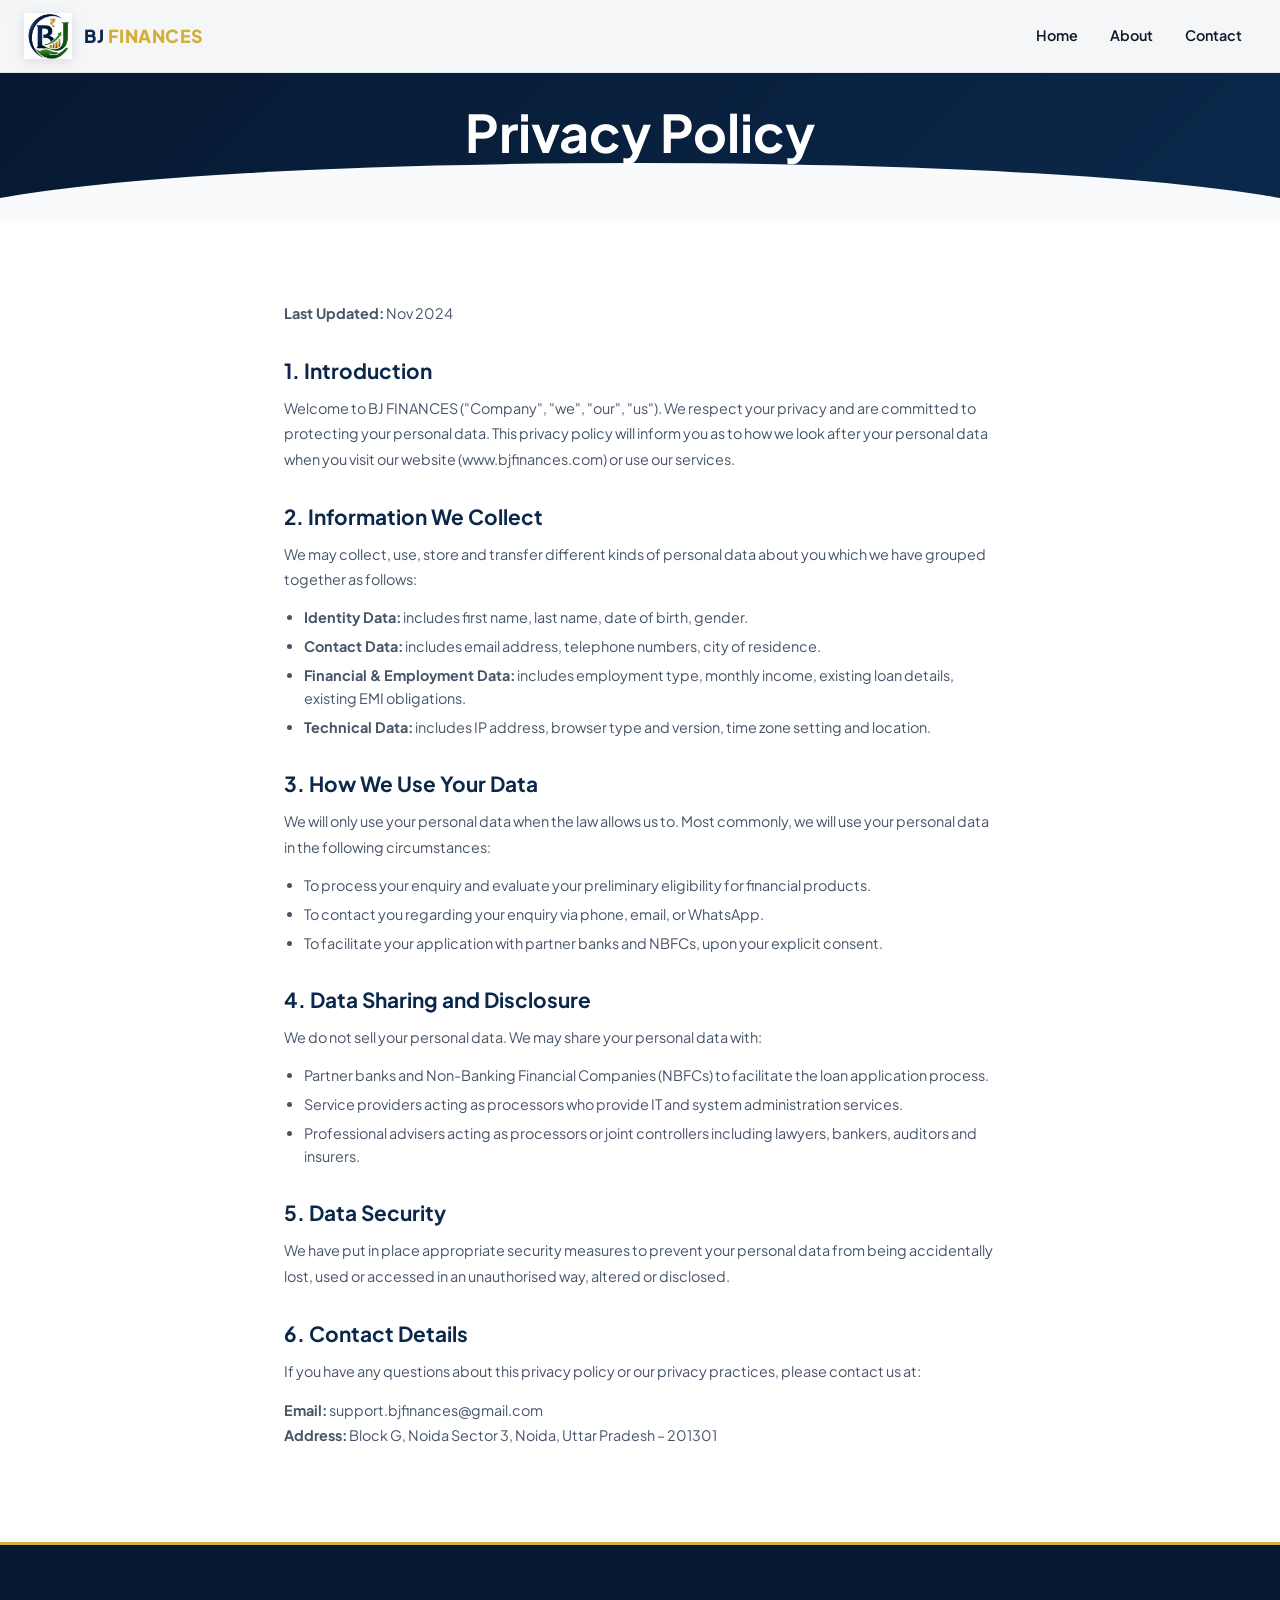
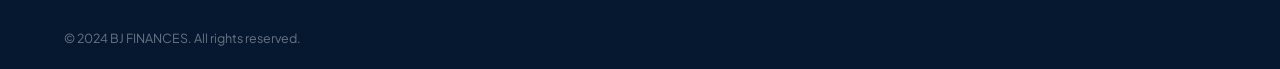
<file: privacy-policy.html>
<!DOCTYPE html>
<html lang="en">
<head>
  <meta charset="UTF-8">
  <meta name="viewport" content="width=device-width, initial-scale=1.0">
  <title>Privacy Policy — BJ FINANCES</title>
  <link rel="preconnect" href="https://fonts.googleapis.com">
  <link rel="stylesheet" href="css/style.css">
</head>
<body>

<nav class="navbar" id="navbar">
  <div class="navbar__inner">
    <a href="index.html" class="navbar__logo">
      <img src="images/logo.svg" alt="BJ FINANCES Logo" class="navbar__logo-img" width="48" height="48">
      <div class="navbar__logo-text"><span class="navbar__logo-name">BJ <span class="text-gold">FINANCES</span></span></div>
    </a>
    <nav class="navbar__nav"><a href="index.html">Home</a><a href="about.html">About</a><a href="contact.html">Contact</a></nav>
  </div>
</nav>

<main>
<div class="page-hero page-hero--alt" style="padding:100px 0 40px;"><div class="container"><h1>Privacy Policy</h1></div></div>

<section class="section">
  <div class="container container--sm legal-content">
    <p><strong>Last Updated:</strong> Nov 2024</p>
    
    <h2>1. Introduction</h2>
    <p>Welcome to BJ FINANCES ("Company", "we", "our", "us"). We respect your privacy and are committed to protecting your personal data. This privacy policy will inform you as to how we look after your personal data when you visit our website (www.bjfinances.com) or use our services.</p>

    <h2>2. Information We Collect</h2>
    <p>We may collect, use, store and transfer different kinds of personal data about you which we have grouped together as follows:</p>
    <ul>
      <li><strong>Identity Data:</strong> includes first name, last name, date of birth, gender.</li>
      <li><strong>Contact Data:</strong> includes email address, telephone numbers, city of residence.</li>
      <li><strong>Financial & Employment Data:</strong> includes employment type, monthly income, existing loan details, existing EMI obligations.</li>
      <li><strong>Technical Data:</strong> includes IP address, browser type and version, time zone setting and location.</li>
    </ul>

    <h2>3. How We Use Your Data</h2>
    <p>We will only use your personal data when the law allows us to. Most commonly, we will use your personal data in the following circumstances:</p>
    <ul>
      <li>To process your enquiry and evaluate your preliminary eligibility for financial products.</li>
      <li>To contact you regarding your enquiry via phone, email, or WhatsApp.</li>
      <li>To facilitate your application with partner banks and NBFCs, upon your explicit consent.</li>
    </ul>

    <h2>4. Data Sharing and Disclosure</h2>
    <p>We do not sell your personal data. We may share your personal data with:</p>
    <ul>
      <li>Partner banks and Non-Banking Financial Companies (NBFCs) to facilitate the loan application process.</li>
      <li>Service providers acting as processors who provide IT and system administration services.</li>
      <li>Professional advisers acting as processors or joint controllers including lawyers, bankers, auditors and insurers.</li>
    </ul>

    <h2>5. Data Security</h2>
    <p>We have put in place appropriate security measures to prevent your personal data from being accidentally lost, used or accessed in an unauthorised way, altered or disclosed.</p>

    <h2>6. Contact Details</h2>
    <p>If you have any questions about this privacy policy or our privacy practices, please contact us at:</p>
    <p><strong>Email:</strong> support.bjfinances@gmail.com<br><strong>Address:</strong> Block G, Noida Sector 3, Noida, Uttar Pradesh – 201301</p>
  </div>
</section>
</main>

<footer class="footer"><div class="container"><div class="footer__bottom"><span>© 2024 BJ FINANCES. All rights reserved.</span></div></div></footer>
<script src="js/main.js"></script>
</body>
</html>
</file>
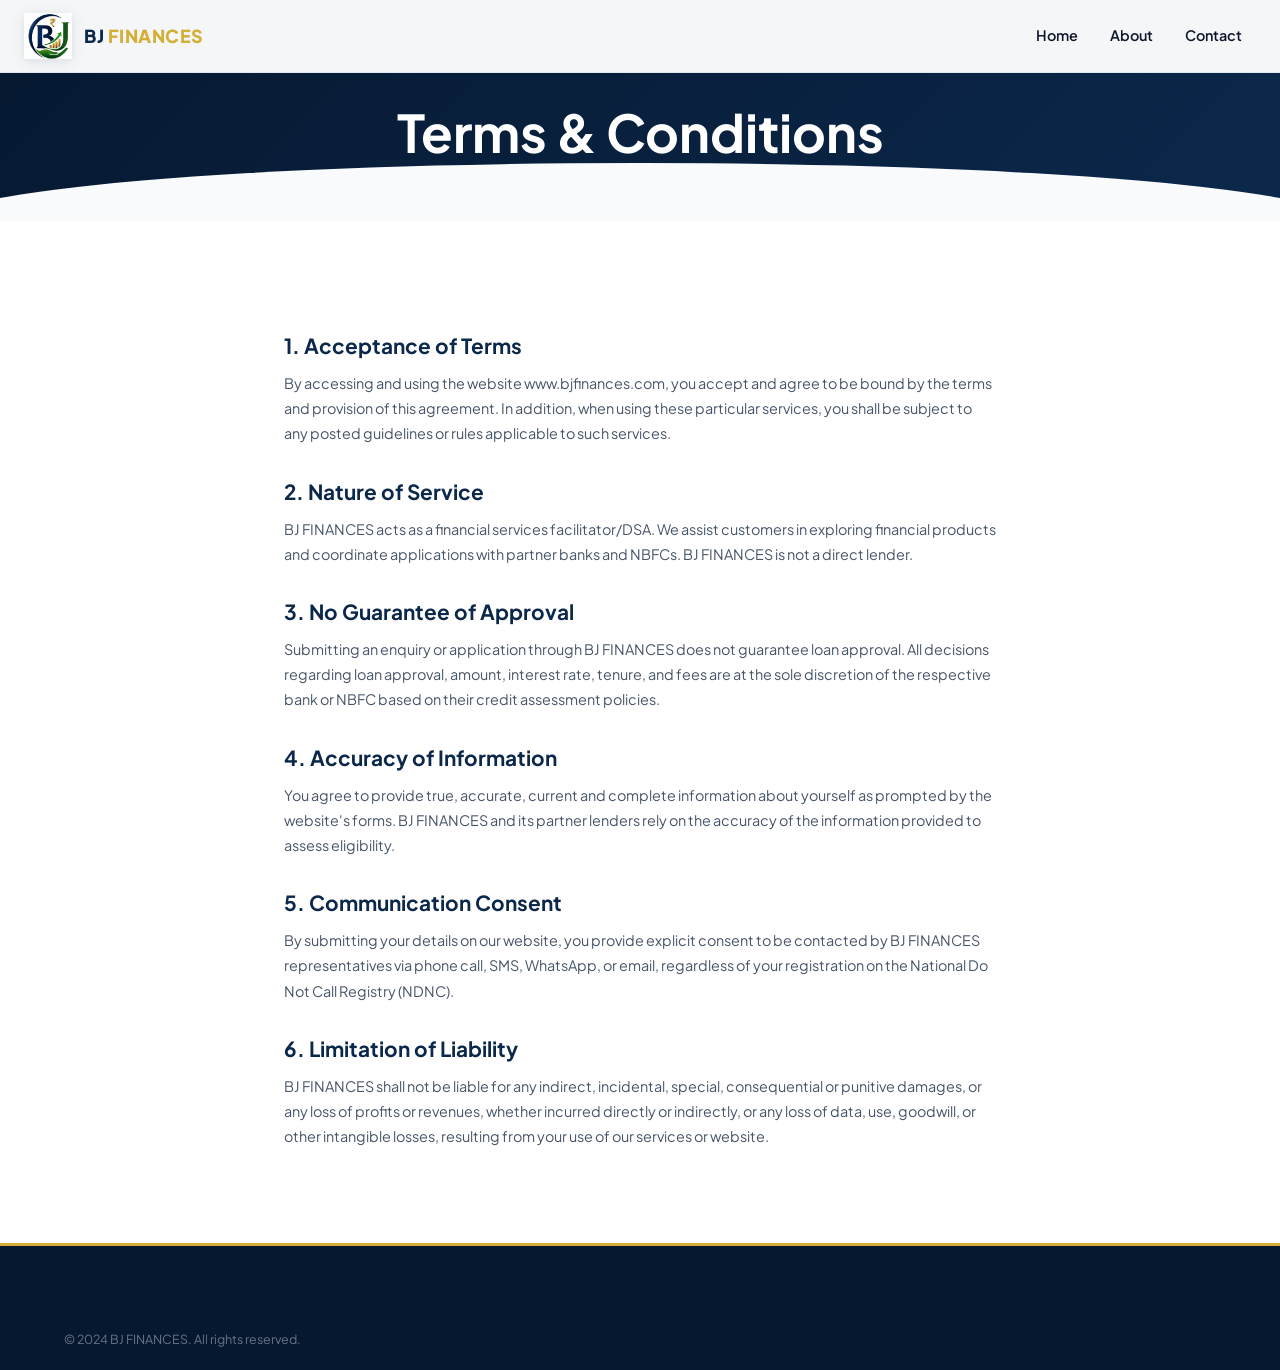
<file: terms.html>
<!DOCTYPE html>
<html lang="en">
<head>
  <meta charset="UTF-8">
  <meta name="viewport" content="width=device-width, initial-scale=1.0">
  <title>Terms & Conditions — BJ FINANCES</title>
  <link rel="preconnect" href="https://fonts.googleapis.com">
  <link rel="stylesheet" href="css/style.css">
</head>
<body>

<nav class="navbar" id="navbar">
  <div class="navbar__inner">
    <a href="index.html" class="navbar__logo">
      <img src="images/logo.svg" alt="BJ FINANCES Logo" class="navbar__logo-img" width="48" height="48">
      <div class="navbar__logo-text"><span class="navbar__logo-name">BJ <span class="text-gold">FINANCES</span></span></div>
    </a>
    <nav class="navbar__nav"><a href="index.html">Home</a><a href="about.html">About</a><a href="contact.html">Contact</a></nav>
  </div>
</nav>

<main>
<div class="page-hero page-hero--alt" style="padding:100px 0 40px;"><div class="container"><h1>Terms & Conditions</h1></div></div>

<section class="section">
  <div class="container container--sm legal-content">
    <h2>1. Acceptance of Terms</h2>
    <p>By accessing and using the website www.bjfinances.com, you accept and agree to be bound by the terms and provision of this agreement. In addition, when using these particular services, you shall be subject to any posted guidelines or rules applicable to such services.</p>

    <h2>2. Nature of Service</h2>
    <p>BJ FINANCES acts as a financial services facilitator/DSA. We assist customers in exploring financial products and coordinate applications with partner banks and NBFCs. BJ FINANCES is not a direct lender.</p>

    <h2>3. No Guarantee of Approval</h2>
    <p>Submitting an enquiry or application through BJ FINANCES does not guarantee loan approval. All decisions regarding loan approval, amount, interest rate, tenure, and fees are at the sole discretion of the respective bank or NBFC based on their credit assessment policies.</p>

    <h2>4. Accuracy of Information</h2>
    <p>You agree to provide true, accurate, current and complete information about yourself as prompted by the website's forms. BJ FINANCES and its partner lenders rely on the accuracy of the information provided to assess eligibility.</p>

    <h2>5. Communication Consent</h2>
    <p>By submitting your details on our website, you provide explicit consent to be contacted by BJ FINANCES representatives via phone call, SMS, WhatsApp, or email, regardless of your registration on the National Do Not Call Registry (NDNC).</p>

    <h2>6. Limitation of Liability</h2>
    <p>BJ FINANCES shall not be liable for any indirect, incidental, special, consequential or punitive damages, or any loss of profits or revenues, whether incurred directly or indirectly, or any loss of data, use, goodwill, or other intangible losses, resulting from your use of our services or website.</p>
  </div>
</section>
</main>

<footer class="footer"><div class="container"><div class="footer__bottom"><span>© 2024 BJ FINANCES. All rights reserved.</span></div></div></footer>
<script src="js/main.js"></script>
</body>
</html>
</file>
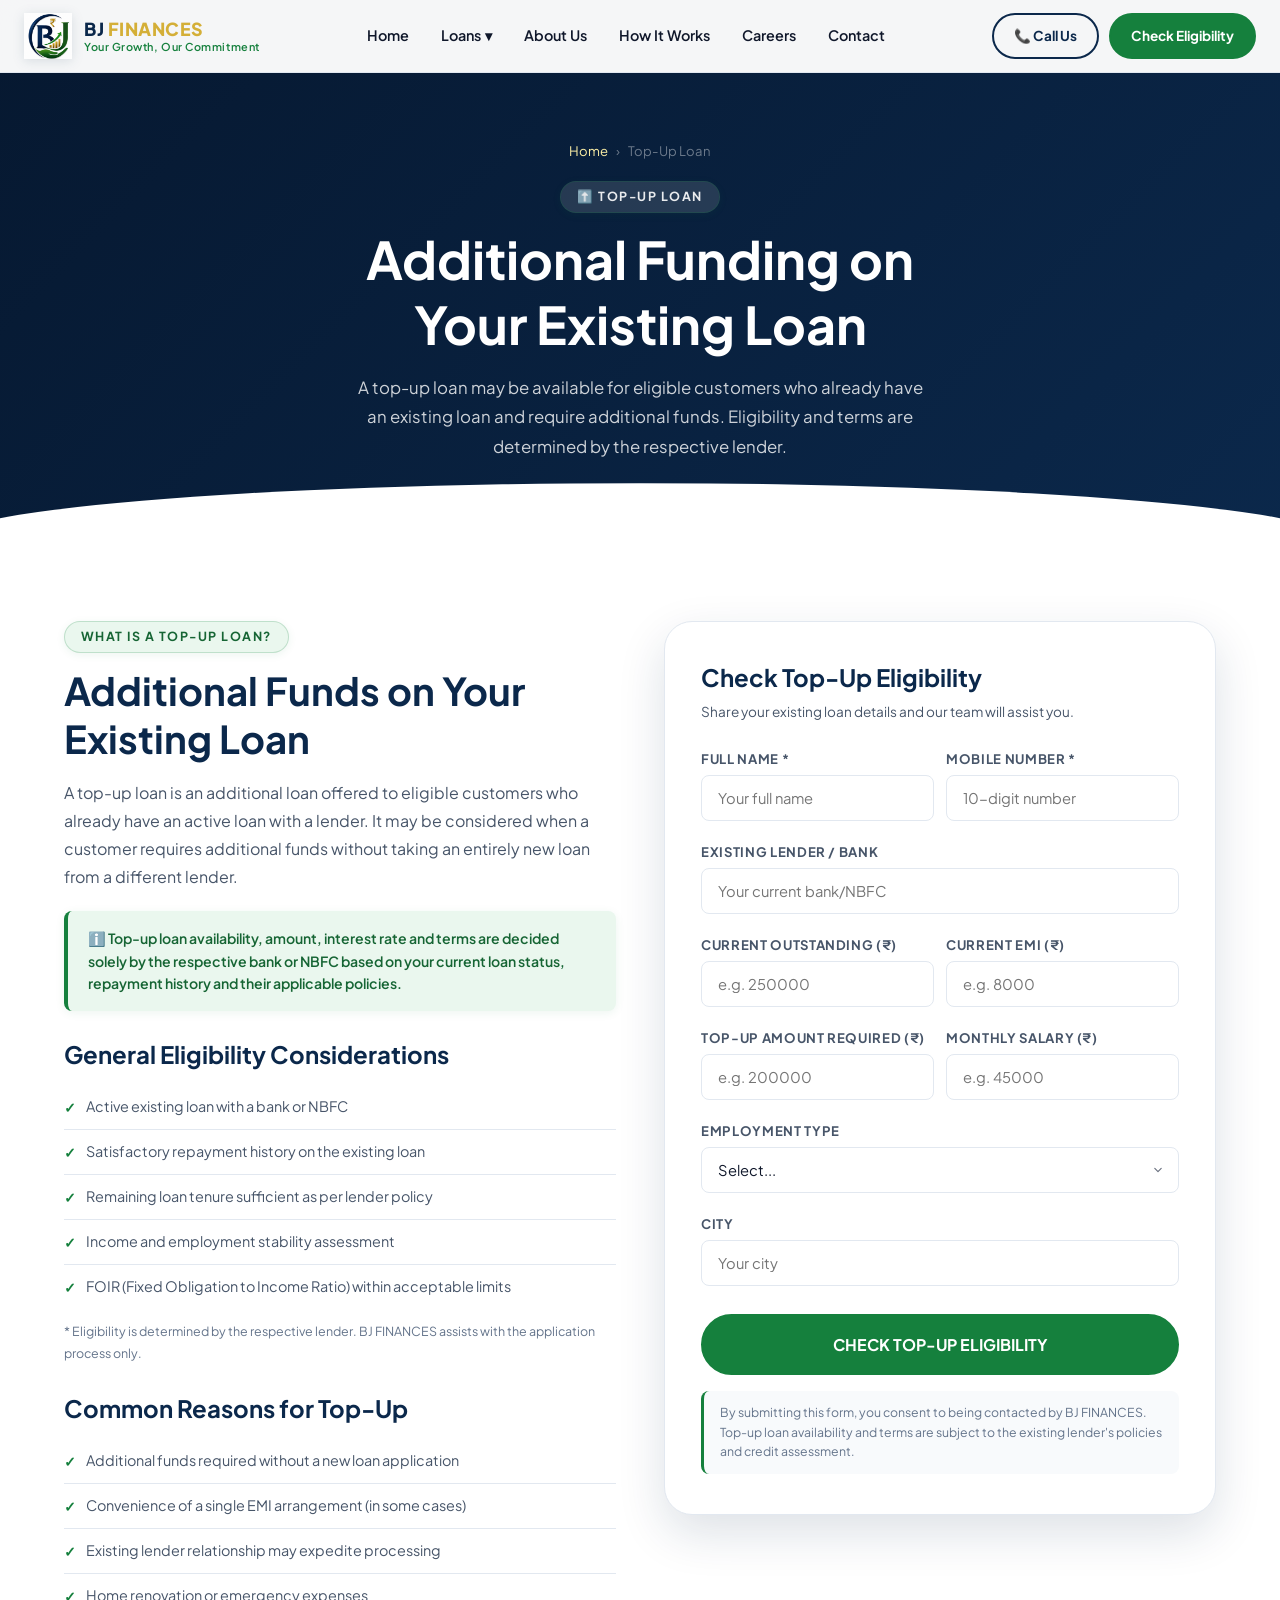
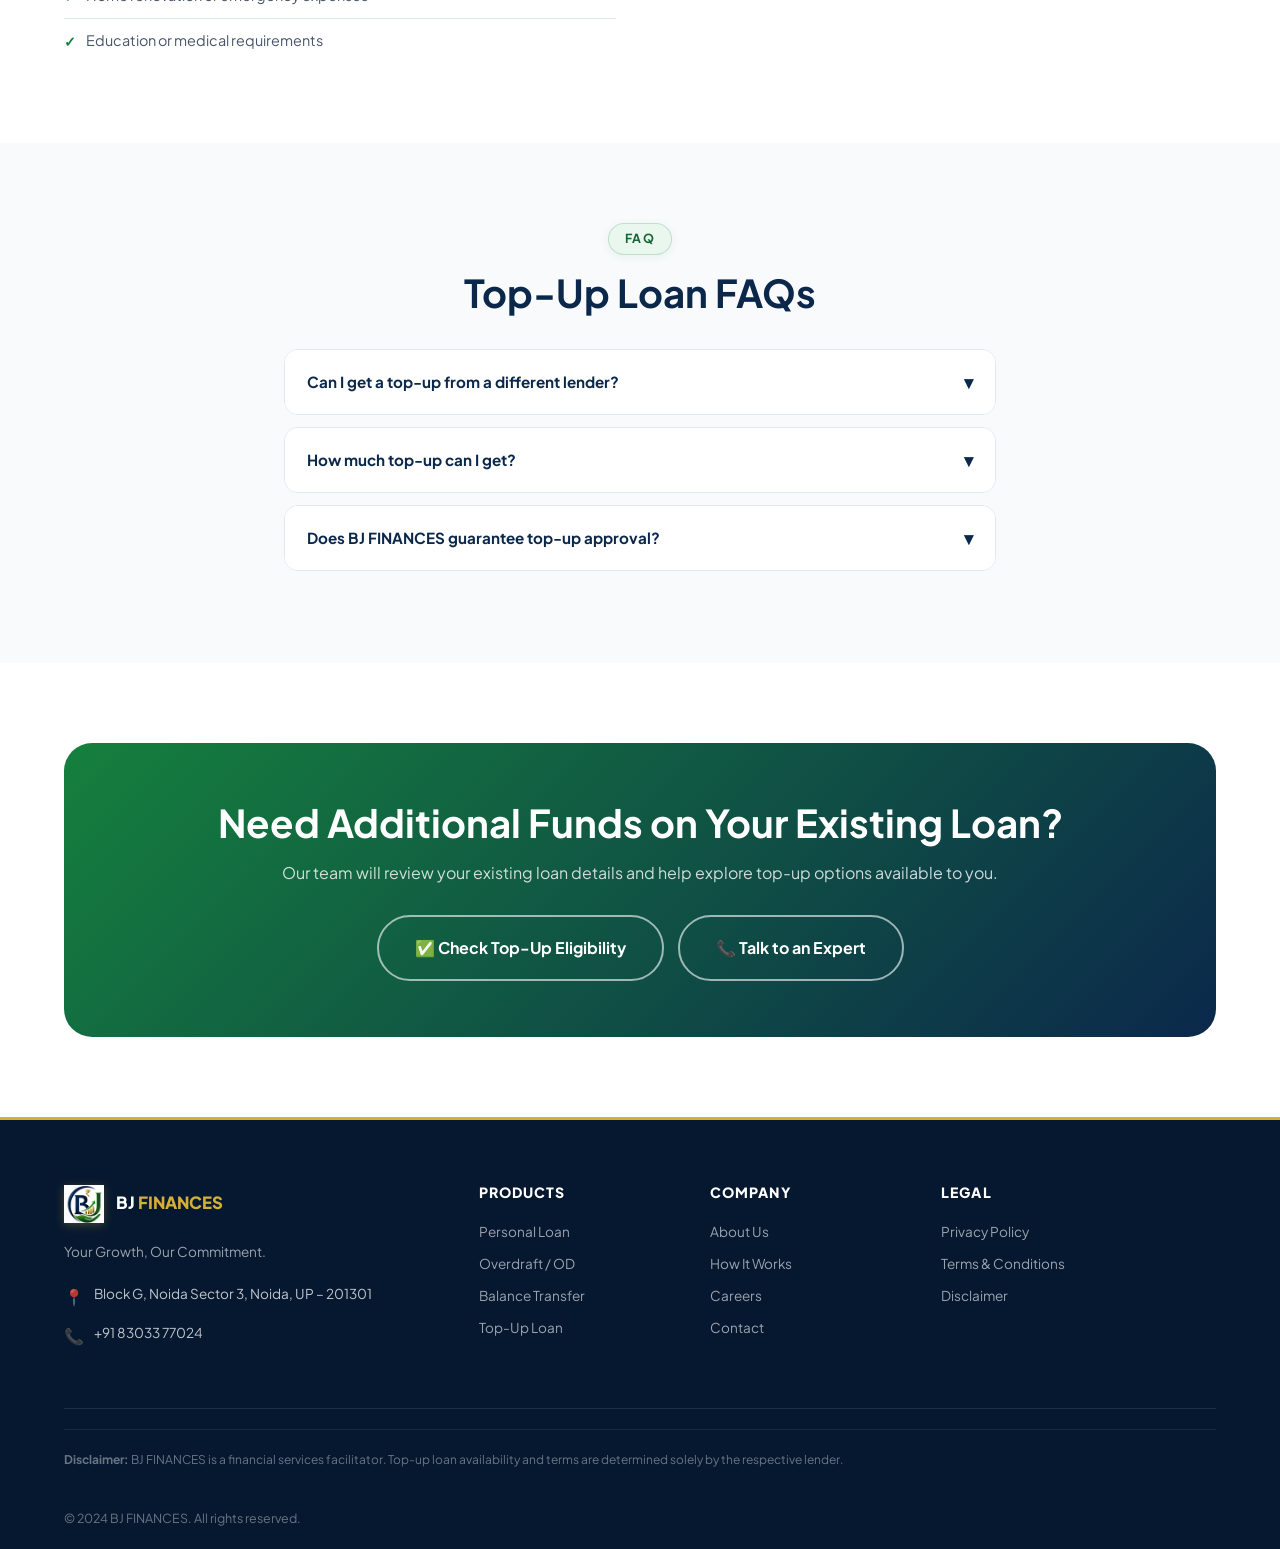
<file: top-up-loan.html>
<!DOCTYPE html>
<html lang="en">
<head>
  <meta charset="UTF-8">
  <meta name="viewport" content="width=device-width, initial-scale=1.0">
  <title>Top-Up Loan — Additional Funding on Existing Loans | BJ FINANCES</title>
  <meta name="description" content="Explore Top-Up Loan options on your existing personal loan with BJ FINANCES. Get additional funding assistance for eligible customers in Noida.">
  <link rel="preconnect" href="https://fonts.googleapis.com">
  <link rel="stylesheet" href="css/style.css">
</head>
<body>

<nav class="navbar" id="navbar">
  <div class="navbar__inner">
    <a href="index.html" class="navbar__logo">
      <img src="images/logo.svg" alt="BJ FINANCES Logo" class="navbar__logo-img" width="48" height="48">
      <div class="navbar__logo-text">
        <span class="navbar__logo-name">BJ <span class="text-gold">FINANCES</span></span>
        <span class="navbar__logo-tagline">Your Growth, Our Commitment</span>
      </div>
    </a>
    <nav class="navbar__nav">
      <a href="index.html">Home</a>
      <div class="dropdown">
        <span class="dropdown-toggle" tabindex="0" role="button">Loans <span>▾</span></span>
        <div class="dropdown-menu">
          <a href="personal-loan.html">Personal Loan</a>
          <a href="overdraft.html">Overdraft / OD</a>
          <a href="balance-transfer.html">Balance Transfer</a>
          <a href="top-up-loan.html">Top-Up Loan</a>
        </div>
      </div>
      <a href="about.html">About Us</a>
      <a href="how-it-works.html">How It Works</a>
      <a href="careers.html">Careers</a>
      <a href="contact.html">Contact</a>
    </nav>
    <div class="navbar__actions">
      <a href="tel:+918303377024" class="btn btn-outline btn-sm">📞 Call Us</a>
      <a href="check-eligibility.html" class="btn btn-primary btn-sm">Check Eligibility</a>
    </div>
    <button class="navbar__hamburger" id="hamburger"><span></span><span></span><span></span></button>
  </div>
</nav>
<div class="mobile-nav" id="mobileNav">
  <div style="display:flex;justify-content:space-between;align-items:center;margin-bottom:20px;">
    <strong style="color:var(--navy)">BJ FINANCES</strong>
    <button id="mobileClose" style="background:none;border:none;font-size:1.5rem;cursor:pointer;">✕</button>
  </div>
  <a href="index.html">Home</a>
  <a href="#" class="mobile-toggle" style="display:flex;justify-content:space-between;">Loans <span class="toggle-arrow">▾</span></a>
  <div class="mobile-sub" style="display:none;">
    <a href="personal-loan.html">Personal Loan</a><a href="overdraft.html">Overdraft / OD</a>
    <a href="balance-transfer.html">Balance Transfer</a><a href="top-up-loan.html">Top-Up Loan</a>
  </div>
  <a href="about.html">About Us</a><a href="how-it-works.html">How It Works</a>
  <a href="careers.html">Careers</a><a href="contact.html">Contact Us</a>
  <div class="mobile-nav-cta">
    <a href="check-eligibility.html?product=topup" class="btn btn-primary btn-full">Check Top-Up Eligibility</a>
    <a href="tel:+918303377024" class="btn btn-outline btn-full">📞 +91 83033 77024</a>
  </div>
</div>

<main>
<div class="page-hero">
  <div class="container">
    <nav class="breadcrumb"><a href="index.html">Home</a><span>›</span><span>Top-Up Loan</span></nav>
    <span class="section-label" style="background:rgba(255,255,255,0.12);color:rgba(255,255,255,0.9);">⬆️ Top-Up Loan</span>
    <h1>Additional Funding on<br>Your Existing Loan</h1>
    <p>A top-up loan may be available for eligible customers who already have an existing loan and require additional funds. Eligibility and terms are determined by the respective lender.</p>
  </div>
</div>

<section class="section">
  <div class="container">
    <div class="grid grid-2" style="align-items:start;gap:48px;">
      <div>
        <span class="section-label">What is a Top-Up Loan?</span>
        <h2 style="margin-bottom:16px;">Additional Funds on Your Existing Loan</h2>
        <p>A top-up loan is an additional loan offered to eligible customers who already have an active loan with a lender. It may be considered when a customer requires additional funds without taking an entirely new loan from a different lender.</p>
        <div class="highlight-box" style="margin-top:20px;">ℹ️ Top-up loan availability, amount, interest rate and terms are decided solely by the respective bank or NBFC based on your current loan status, repayment history and their applicable policies.</div>

        <h3 style="margin:28px 0 16px;">General Eligibility Considerations</h3>
        <ul class="info-list">
          <li>Active existing loan with a bank or NBFC</li>
          <li>Satisfactory repayment history on the existing loan</li>
          <li>Remaining loan tenure sufficient as per lender policy</li>
          <li>Income and employment stability assessment</li>
          <li>FOIR (Fixed Obligation to Income Ratio) within acceptable limits</li>
        </ul>
        <p style="font-size:0.78rem;color:var(--text-light);margin-top:12px;">* Eligibility is determined by the respective lender. BJ FINANCES assists with the application process only.</p>

        <h3 style="margin:28px 0 16px;">Common Reasons for Top-Up</h3>
        <ul class="info-list">
          <li>Additional funds required without a new loan application</li>
          <li>Convenience of a single EMI arrangement (in some cases)</li>
          <li>Existing lender relationship may expedite processing</li>
          <li>Home renovation or emergency expenses</li>
          <li>Education or medical requirements</li>
        </ul>
      </div>

      <!-- Top-Up Form -->
      <div>
        <div class="form-card">
          <h3 style="margin-bottom:8px;color:var(--navy);">Check Top-Up Eligibility</h3>
          <p style="font-size:0.85rem;margin-bottom:24px;">Share your existing loan details and our team will assist you.</p>
          <form class="product-lead-form" data-source="Top-Up Loan Page" novalidate>
            <input type="hidden" name="product" value="Top-Up Loan">
            <div class="form-grid-2">
              <div class="form-group"><label>Full Name *</label><input type="text" name="fullName" placeholder="Your full name" required></div>
              <div class="form-group"><label>Mobile Number *</label><input type="tel" name="mobile" placeholder="10-digit number" required maxlength="10"></div>
            </div>
            <div class="form-group"><label>Existing Lender / Bank</label><input type="text" name="existingLender" placeholder="Your current bank/NBFC"></div>
            <div class="form-grid-2">
              <div class="form-group"><label>Current Outstanding (₹)</label><input type="number" name="outstanding" placeholder="e.g. 250000"></div>
              <div class="form-group"><label>Current EMI (₹)</label><input type="number" name="currentEmi" placeholder="e.g. 8000"></div>
            </div>
            <div class="form-grid-2">
              <div class="form-group"><label>Top-Up Amount Required (₹)</label><input type="number" name="amount" placeholder="e.g. 200000"></div>
              <div class="form-group"><label>Monthly Salary (₹)</label><input type="number" name="income" placeholder="e.g. 45000"></div>
            </div>
            <div class="form-group">
              <label>Employment Type</label>
              <select name="empType">
                <option value="">Select...</option>
                <option>Salaried – Private</option>
                <option>Salaried – Govt/PSU</option>
                <option>Salaried – MNC</option>
                <option>Self Employed</option>
                <option>Other</option>
              </select>
            </div>
            <div class="form-group"><label>City</label><input type="text" name="city" placeholder="Your city"></div>
            <button type="submit" class="btn btn-primary btn-full btn-lg" style="margin-top:8px;">CHECK TOP-UP ELIGIBILITY</button>
            <p class="form-disclaimer">By submitting this form, you consent to being contacted by BJ FINANCES. Top-up loan availability and terms are subject to the existing lender's policies and credit assessment.</p>
          </form>
        </div>
      </div>
    </div>
  </div>
</section>

<!-- FAQ -->
<section class="section section--alt">
  <div class="container container--sm">
    <div class="text-center mb-32"><span class="section-label">FAQ</span><h2>Top-Up Loan FAQs</h2></div>
    <div class="faq-item"><div class="faq-question">Can I get a top-up from a different lender? <span class="faq-arrow">▾</span></div><div class="faq-answer">Yes, some lenders offer a top-up loan along with a balance transfer. This means you switch your existing loan to a new lender while also taking additional funds. Share your details and our team will discuss the options available to you.</div></div>
    <div class="faq-item"><div class="faq-question">How much top-up can I get? <span class="faq-arrow">▾</span></div><div class="faq-answer">The top-up amount depends on the lender's policy, your current outstanding amount, repayment history, income, and overall eligibility assessment. BJ FINANCES will help you understand your options.</div></div>
    <div class="faq-item"><div class="faq-question">Does BJ FINANCES guarantee top-up approval? <span class="faq-arrow">▾</span></div><div class="faq-answer">No. All loan approvals, amounts and terms are decided solely by the respective bank or NBFC. BJ FINANCES assists with the application and facilitation process only.</div></div>
  </div>
</section>

<section class="section">
  <div class="container">
    <div style="background:linear-gradient(135deg,var(--green) 0%,var(--navy) 100%);border-radius:var(--radius-xl);padding:56px 48px;text-align:center;">
      <h2 style="color:white;margin-bottom:12px;">Need Additional Funds on Your Existing Loan?</h2>
      <p style="color:rgba(255,255,255,0.8);margin-bottom:28px;">Our team will review your existing loan details and help explore top-up options available to you.</p>
      <div style="display:flex;gap:14px;justify-content:center;flex-wrap:wrap;">
        <a href="check-eligibility.html?product=topup" class="btn btn-outline-white btn-lg">✅ Check Top-Up Eligibility</a>
        <a href="tel:+918303377024" class="btn btn-outline-white btn-lg">📞 Talk to an Expert</a>
      </div>
    </div>
  </div>
</section>
</main>

<footer class="footer">
  <div class="container">
    <div class="footer__grid">
      <div class="footer__brand">
        <div class="footer__logo">
          <img src="images/logo.svg" alt="BJ FINANCES Logo" class="footer__logo-img" width="40" height="40">
          <div class="footer__logo-text">BJ <span class="text-gold">FINANCES</span></div>
        </div>
        <p class="footer__desc">Your Growth, Our Commitment.</p>
        <div class="footer__contact-item"><span class="footer__contact-icon">📍</span><span>Block G, Noida Sector 3, Noida, UP – 201301</span></div>
        <div class="footer__contact-item"><span class="footer__contact-icon">📞</span><a href="tel:+918303377024">+91 83033 77024</a></div>
      </div>
      <div><h5>Products</h5><nav class="footer__links"><a href="personal-loan.html">Personal Loan</a><a href="overdraft.html">Overdraft / OD</a><a href="balance-transfer.html">Balance Transfer</a><a href="top-up-loan.html">Top-Up Loan</a></nav></div>
      <div><h5>Company</h5><nav class="footer__links"><a href="about.html">About Us</a><a href="how-it-works.html">How It Works</a><a href="careers.html">Careers</a><a href="contact.html">Contact</a></nav></div>
      <div><h5>Legal</h5><nav class="footer__links"><a href="privacy-policy.html">Privacy Policy</a><a href="terms.html">Terms &amp; Conditions</a><a href="disclaimer.html">Disclaimer</a></nav></div>
    </div>
    <div class="footer__disclaimer"><strong>Disclaimer:</strong> BJ FINANCES is a financial services facilitator. Top-up loan availability and terms are determined solely by the respective lender.</div>
    <div class="footer__bottom"><span>© 2024 BJ FINANCES. All rights reserved.</span></div>
  </div>
</footer>
<div class="floating-actions" style="opacity:0;pointer-events:none;transition:opacity 0.3s;">
  <a href="https://wa.me/918303377024" class="fab fab-whatsapp" target="_blank" rel="noopener">💬</a>
  <a href="tel:+918303377024" class="fab fab-call">📞</a>
</div>
<script src="js/main.js"></script>
<script src="js/forms.js"></script>
</body>
</html>
</file>
<file: css/style.css>
/* =========================================================
   BJ FINANCES — Global Design System
   ========================================================= */

/* 1. GOOGLE FONTS */
@import url('https://fonts.googleapis.com/css2?family=Plus+Jakarta+Sans:wght@300;400;500;600;700;800&display=swap');

/* 2. CSS VARIABLES */
:root {
  --navy:         #0B284B;
  --navy-dark:    #061830;
  --navy-light:   #123E73;
  --green:        #15803D;
  --green-dark:   #166534;
  --green-light:  #22C55E;
  --green-pale:   #EAF7EE;
  --gold:         #D4AF37;
  --gold-dark:    #B8860B;
  --gold-light:   #FDF0A6;
  --gold-pale:    #FFFDF0;
  --gold-gradient: linear-gradient(135deg, #FDF0A6 0%, #D4AF37 50%, #B8860B 100%);
  --white:        #FFFFFF;
  --bg-light:     #F8FAFC;
  --bg-grey:      #EFF3F8;
  --text-dark:    #0F172A;
  --text-mid:     #475569;
  --text-light:   #64748B;
  --border:       #E2E8F0;
  --border-gold:  rgba(212, 175, 55, 0.35);
  --shadow-sm:    0 2px 8px rgba(11, 40, 75, 0.06);
  --shadow-md:    0 8px 24px rgba(11, 40, 75, 0.1);
  --shadow-lg:    0 18px 48px rgba(11, 40, 75, 0.14);
  --shadow-gold:  0 8px 24px rgba(212, 175, 55, 0.25);
  --shadow-green: 0 8px 24px rgba(21, 128, 61, 0.22);
  --radius-sm:    8px;
  --radius-md:    14px;
  --radius-lg:    20px;
  --radius-xl:    28px;
  --font:         'Plus Jakarta Sans', sans-serif;
  --transition:   0.28s cubic-bezier(0.4, 0, 0.2, 1);
}

/* 3. RESET & BASE */
*, *::before, *::after { box-sizing: border-box; margin: 0; padding: 0; }
html { scroll-behavior: smooth; font-size: 16px; }
body {
  font-family: var(--font);
  color: var(--text-dark);
  background: var(--white);
  line-height: 1.6;
  -webkit-font-smoothing: antialiased;
}
img { max-width: 100%; height: auto; display: block; }
a { text-decoration: none; color: inherit; }
ul { list-style: none; }
input, select, textarea, button { font-family: var(--font); }

/* 4. TYPOGRAPHY */
h1, h2, h3, h4, h5 { line-height: 1.25; font-weight: 700; color: var(--navy); }
h1 { font-size: clamp(2rem, 5vw, 3.25rem); }
h2 { font-size: clamp(1.6rem, 3.5vw, 2.4rem); }
h3 { font-size: clamp(1.2rem, 2.5vw, 1.5rem); }
h4 { font-size: 1.1rem; }
p  { color: var(--text-mid); line-height: 1.75; }

.text-green  { color: var(--green); }
.text-navy   { color: var(--navy); }
.text-gold   { color: var(--gold); }
.text-white  { color: var(--white); }
.text-mid    { color: var(--text-mid); }
.text-center { text-align: center; }

.section-label {
  display: inline-block;
  font-size: 0.78rem;
  font-weight: 700;
  letter-spacing: 0.12em;
  text-transform: uppercase;
  color: var(--green-dark);
  background: var(--green-pale);
  border: 1px solid rgba(21, 128, 61, 0.2);
  padding: 5px 16px;
  border-radius: 50px;
  margin-bottom: 14px;
  box-shadow: 0 2px 8px rgba(21, 128, 61, 0.08);
}
.section-label--gold {
  color: var(--gold-dark);
  background: var(--gold-pale);
  border-color: var(--border-gold);
}

/* 5. LAYOUT */
.container { max-width: 1200px; margin: 0 auto; padding: 0 24px; }
.container--sm { max-width: 760px; margin: 0 auto; padding: 0 24px; }
.section { padding: 80px 0; }
.section--alt { background: var(--bg-light); }
.section--navy { background: var(--navy); }
.grid { display: grid; gap: 28px; }
.grid-2 { grid-template-columns: repeat(2, 1fr); }
.grid-3 { grid-template-columns: repeat(3, 1fr); }
.grid-4 { grid-template-columns: repeat(4, 1fr); }
.flex { display: flex; }
.flex-center { display: flex; align-items: center; justify-content: center; }
.flex-between { display: flex; align-items: center; justify-content: space-between; }
.flex-gap { display: flex; align-items: center; gap: 16px; }

/* 6. BUTTONS */
.btn {
  display: inline-flex;
  align-items: center;
  justify-content: center;
  gap: 8px;
  padding: 14px 28px;
  border-radius: 50px;
  font-size: 0.95rem;
  font-weight: 700;
  cursor: pointer;
  border: 2px solid transparent;
  transition: all var(--transition);
  white-space: nowrap;
  text-decoration: none;
}
.btn-primary {
  background: var(--green);
  color: var(--white);
  border-color: var(--green);
}
.btn-primary:hover {
  background: var(--green-dark);
  border-color: var(--green-dark);
  transform: translateY(-2px);
  box-shadow: var(--shadow-green);
}
.btn-navy {
  background: var(--navy);
  color: var(--white);
  border-color: var(--navy);
}
.btn-navy:hover {
  background: var(--navy-dark);
  border-color: var(--navy-dark);
  transform: translateY(-2px);
  box-shadow: var(--shadow-md);
}
.btn-gold {
  background: var(--gold-gradient);
  color: var(--navy-dark);
  border-color: var(--gold);
  box-shadow: var(--shadow-gold);
  font-weight: 800;
}
.btn-gold:hover {
  filter: brightness(1.08);
  transform: translateY(-2px);
  box-shadow: 0 10px 28px rgba(212, 175, 55, 0.4);
}
.btn-outline {
  background: transparent;
  color: var(--navy);
  border-color: var(--navy);
}
.btn-outline:hover {
  background: var(--navy);
  color: var(--white);
  transform: translateY(-2px);
}
.btn-outline-white {
  background: transparent;
  color: var(--white);
  border-color: rgba(255,255,255,0.6);
}
.btn-outline-white:hover {
  background: var(--white);
  color: var(--navy);
  border-color: var(--white);
}
.btn-lg { padding: 18px 36px; font-size: 1rem; }
.btn-sm { padding: 10px 20px; font-size: 0.85rem; }
.btn-full { width: 100%; }

/* 7. NAVBAR */
.navbar {
  position: fixed;
  top: 0; left: 0; right: 0;
  z-index: 1000;
  background: rgba(255,255,255,0.96);
  backdrop-filter: blur(12px);
  -webkit-backdrop-filter: blur(12px);
  border-bottom: 1px solid var(--border);
  transition: box-shadow var(--transition);
}
.navbar.scrolled { box-shadow: var(--shadow-md); }
.navbar__inner {
  display: flex;
  align-items: center;
  justify-content: space-between;
  height: 72px;
  padding: 0 24px;
  max-width: 1280px;
  margin: 0 auto;
}
.navbar__logo {
  display: inline-flex;
  align-items: center;
  gap: 12px;
  text-decoration: none;
  flex-shrink: 0;
}
.navbar__logo-img {
  width: 48px;
  height: 48px;
  aspect-ratio: 1 / 1;
  object-fit: contain;
  filter: drop-shadow(0 2px 6px rgba(11, 40, 75, 0.12));
  transition: transform var(--transition);
  flex-shrink: 0;
  display: block;
}
.navbar__logo:hover .navbar__logo-img {
  transform: scale(1.05);
}
.navbar__logo-icon {
  width: 48px; height: 48px;
  background: linear-gradient(135deg, var(--navy) 0%, var(--green) 100%);
  border-radius: var(--radius-sm);
  border: 1.5px solid var(--gold);
  display: flex; align-items: center; justify-content: center;
  font-size: 1.1rem;
  font-weight: 800;
  color: var(--white);
  box-shadow: var(--shadow-gold);
  flex-shrink: 0;
}
.navbar__logo-text {
  display: flex;
  flex-direction: column;
  justify-content: center;
  line-height: 1.15;
}
.navbar__logo-name {
  font-size: 1.12rem;
  font-weight: 800;
  color: var(--navy);
  letter-spacing: 0.5px;
}
.navbar__logo-tagline {
  font-size: 0.68rem;
  font-weight: 600;
  color: var(--green);
  letter-spacing: 0.05em;
  margin-top: 1px;
}
.navbar__nav { display: flex; align-items: center; gap: 4px; }
.navbar__nav a {
  padding: 8px 14px;
  font-size: 0.9rem;
  font-weight: 600;
  color: var(--text-dark);
  border-radius: var(--radius-sm);
  transition: all var(--transition);
}
.navbar__nav a:hover { color: var(--navy); background: var(--bg-light); }
.navbar__nav .dropdown { position: relative; }
.navbar__nav .dropdown-toggle {
  display: flex; align-items: center; gap: 4px; cursor: pointer;
  padding: 8px 14px;
  font-size: 0.9rem;
  font-weight: 600;
  color: var(--text-dark);
  border-radius: var(--radius-sm);
  transition: all var(--transition);
}
.navbar__nav .dropdown-toggle:hover { color: var(--navy); background: var(--bg-light); }
.navbar__nav .dropdown-menu {
  display: none;
  position: absolute;
  top: calc(100% + 8px);
  left: 0;
  min-width: 220px;
  background: var(--white);
  border: 1px solid var(--border);
  border-radius: var(--radius-md);
  box-shadow: var(--shadow-lg);
  overflow: hidden;
  animation: fadeInDown 0.2s ease;
}
.navbar__nav .dropdown:hover .dropdown-menu { display: block; }
.navbar__nav .dropdown-menu a {
  display: block;
  padding: 12px 18px;
  border-radius: 0;
  font-size: 0.88rem;
  border-bottom: 1px solid var(--bg-light);
}
.navbar__nav .dropdown-menu a:last-child { border-bottom: none; }
.navbar__nav .dropdown-menu a:hover { background: var(--bg-light); color: var(--navy); }
.navbar__actions { display: flex; align-items: center; gap: 10px; }
.navbar__hamburger {
  display: none;
  flex-direction: column;
  gap: 5px;
  cursor: pointer;
  padding: 8px;
  background: none;
  border: none;
}
.navbar__hamburger span {
  display: block;
  width: 24px; height: 2px;
  background: var(--navy);
  border-radius: 2px;
  transition: all var(--transition);
}
.mobile-nav {
  display: none;
  position: fixed;
  top: 72px; left: 0; right: 0; bottom: 0;
  background: var(--white);
  z-index: 999;
  overflow-y: auto;
  padding: 24px;
}
.mobile-nav.open { display: block; }
.mobile-nav a {
  display: block;
  padding: 14px 0;
  font-size: 1.05rem;
  font-weight: 600;
  color: var(--text-dark);
  border-bottom: 1px solid var(--border);
}
.mobile-nav a:hover { color: var(--navy); }
.mobile-nav .mobile-sub {
  padding-left: 16px;
  border-left: 3px solid var(--green);
  margin: 8px 0 8px 16px;
}
.mobile-nav .mobile-sub a { font-size: 0.92rem; font-weight: 500; }
.mobile-nav-cta { margin-top: 24px; display: flex; flex-direction: column; gap: 12px; }

/* 8. HERO */
.hero {
  min-height: 100vh;
  background: linear-gradient(135deg, var(--navy-dark) 0%, var(--navy) 60%, #041224 100%);
  display: flex;
  align-items: center;
  padding-top: 72px;
  position: relative;
  overflow: hidden;
}
.hero::before {
  content: '';
  position: absolute;
  top: -40%; right: -20%;
  width: 750px; height: 750px;
  background: radial-gradient(circle, rgba(21,128,61,0.22) 0%, transparent 70%);
  pointer-events: none;
}
.hero::after {
  content: '';
  position: absolute;
  bottom: -30%; left: -10%;
  width: 600px; height: 600px;
  background: radial-gradient(circle, rgba(212,175,55,0.14) 0%, transparent 70%);
  pointer-events: none;
}
.hero__inner {
  display: grid;
  grid-template-columns: 1fr 420px;
  gap: 60px;
  align-items: center;
  padding: 80px 0;
}
.hero__badge {
  display: inline-flex;
  align-items: center;
  gap: 8px;
  background: rgba(255,255,255,0.08);
  border: 1px solid rgba(212,175,55,0.3);
  color: var(--gold-light);
  font-size: 0.8rem;
  font-weight: 600;
  padding: 6px 16px;
  border-radius: 50px;
  margin-bottom: 20px;
  backdrop-filter: blur(8px);
  box-shadow: 0 4px 16px rgba(0,0,0,0.15);
}
.hero__badge span { color: var(--gold); font-weight: 700; }
.hero h1 { color: var(--white); margin-bottom: 20px; }
.hero h1 .accent { color: var(--gold); text-shadow: 0 2px 10px rgba(212, 175, 55, 0.3); }
.hero__sub {
  color: rgba(255,255,255,0.8);
  font-size: 1.05rem;
  margin-bottom: 36px;
  max-width: 520px;
}
.hero__actions { display: flex; gap: 14px; flex-wrap: wrap; margin-bottom: 48px; }
.hero__trust { display: flex; align-items: center; gap: 24px; flex-wrap: wrap; }
.hero__trust-item {
  display: flex;
  align-items: center;
  gap: 8px;
  color: rgba(255,255,255,0.8);
  font-size: 0.85rem;
  font-weight: 500;
}
.hero__trust-item .icon { color: var(--gold); font-size: 1.1rem; }

/* Hero Form Card */
.hero-form-card {
  background: var(--white);
  border-radius: var(--radius-xl);
  padding: 36px 32px;
  box-shadow: var(--shadow-lg), var(--shadow-gold);
  border: 1.5px solid var(--border-gold);
  position: relative;
  z-index: 2;
}
.hero-form-card h3 {
  font-size: 1.15rem;
  margin-bottom: 6px;
  color: var(--navy);
}
.hero-form-card p {
  font-size: 0.82rem;
  color: var(--text-mid);
  margin-bottom: 24px;
}
.hero-form-card .form-group { margin-bottom: 14px; }
.hero-form-card label {
  display: block;
  font-size: 0.78rem;
  font-weight: 700;
  color: var(--text-mid);
  margin-bottom: 5px;
  text-transform: uppercase;
  letter-spacing: 0.05em;
}
.hero-form-card input,
.hero-form-card select {
  width: 100%;
  padding: 12px 14px;
  border: 1.5px solid var(--border);
  border-radius: var(--radius-sm);
  font-size: 0.9rem;
  color: var(--text-dark);
  background: var(--white);
  transition: border-color var(--transition), box-shadow var(--transition);
  outline: none;
  -webkit-appearance: none;
}
.hero-form-card input:focus,
.hero-form-card select:focus {
  border-color: var(--green);
  box-shadow: 0 0 0 3px rgba(21,128,61,0.15);
}
.hero-form-card select {
  background-image: url("data:image/svg+xml,%3csvg xmlns='http://www.w3.org/2000/svg' fill='none' viewBox='0 0 20 20'%3e%3cpath stroke='%236B7280' stroke-linecap='round' stroke-linejoin='round' stroke-width='1.5' d='M6 8l4 4 4-4'/%3e%3c/svg%3e");
  background-position: right 12px center;
  background-repeat: no-repeat;
  background-size: 16px;
  padding-right: 40px;
}
.form-grid-2 { display: grid; grid-template-columns: 1fr 1fr; gap: 12px; }
.hero-form-disclaimer {
  font-size: 0.72rem;
  color: var(--text-light);
  line-height: 1.5;
  margin-top: 12px;
}

/* 9. STAT BAR */
.stat-bar {
  background: linear-gradient(135deg, var(--navy) 0%, var(--navy-dark) 100%);
  border-top: 2px solid var(--gold);
  border-bottom: 2px solid var(--gold);
  padding: 24px 0;
  box-shadow: inset 0 0 20px rgba(0,0,0,0.25);
}
.stat-bar__inner {
  display: flex;
  justify-content: space-around;
  align-items: center;
  flex-wrap: wrap;
  gap: 20px;
}
.stat-item { text-align: center; color: var(--white); }
.stat-item__number {
  font-size: 1.85rem;
  font-weight: 800;
  line-height: 1;
  display: block;
  color: var(--gold);
  text-shadow: 0 2px 8px rgba(212, 175, 55, 0.25);
}
.stat-item__label {
  font-size: 0.8rem;
  font-weight: 600;
  color: rgba(255,255,255,0.85);
  letter-spacing: 0.04em;
}

/* 10. PRODUCT CARDS */
.product-card {
  background: var(--white);
  border: 1.5px solid var(--border);
  border-radius: var(--radius-lg);
  padding: 32px 28px;
  transition: all var(--transition);
  position: relative;
  overflow: hidden;
  cursor: pointer;
}
.product-card::before {
  content: '';
  position: absolute;
  top: 0; left: 0; right: 0;
  height: 4px;
  background: linear-gradient(90deg, var(--navy), var(--green), var(--gold));
  transform: scaleX(0);
  transform-origin: left;
  transition: transform var(--transition);
}
.product-card:hover {
  box-shadow: var(--shadow-lg), var(--shadow-gold);
  transform: translateY(-4px);
  border-color: var(--border-gold);
}
.product-card:hover::before { transform: scaleX(1); }
.product-card__icon {
  width: 56px; height: 56px;
  background: var(--green-pale);
  border: 1px solid rgba(21, 128, 61, 0.15);
  border-radius: var(--radius-md);
  display: flex; align-items: center; justify-content: center;
  font-size: 1.6rem;
  margin-bottom: 20px;
  transition: all var(--transition);
}
.product-card:hover .product-card__icon {
  background: var(--navy);
}
.product-card h3 { margin-bottom: 10px; font-size: 1.15rem; }
.product-card p { font-size: 0.88rem; margin-bottom: 24px; }
.product-card__link {
  display: inline-flex;
  align-items: center;
  gap: 6px;
  color: var(--green);
  font-size: 0.88rem;
  font-weight: 700;
  transition: gap var(--transition);
}
.product-card:hover .product-card__link { gap: 10px; }
.product-card.featured {
  background: linear-gradient(135deg, var(--navy) 0%, var(--navy-dark) 100%);
  border-color: transparent;
  color: white;
}
.product-card.featured h3,
.product-card.featured p { color: var(--white); }
.product-card.featured p { opacity: 0.75; }
.product-card.featured .product-card__icon { background: rgba(255,255,255,0.12); }
.product-card.featured .product-card__link { color: #4ECBB4; }

/* 11. HOW IT WORKS */
.steps { display: grid; grid-template-columns: repeat(4, 1fr); gap: 0; position: relative; }
.steps::before {
  content: '';
  position: absolute;
  top: 28px; left: 10%; right: 10%;
  height: 2px;
  background: linear-gradient(90deg, var(--green) 0%, var(--navy) 100%);
  z-index: 0;
}
.step {
  text-align: center;
  padding: 0 16px;
  position: relative;
  z-index: 1;
}
.step__number {
  width: 56px; height: 56px;
  background: var(--white);
  border: 3px solid var(--navy);
  border-radius: 50%;
  display: flex; align-items: center; justify-content: center;
  font-size: 1.2rem;
  font-weight: 800;
  color: var(--navy);
  margin: 0 auto 24px;
  transition: all var(--transition);
  box-shadow: var(--shadow-sm);
}
.step:hover .step__number {
  background: var(--navy);
  color: var(--white);
}
.step h4 { margin-bottom: 8px; font-size: 1rem; }
.step p { font-size: 0.85rem; }

/* 12. WHY BJ CARDS */
.why-card {
  background: var(--white);
  border-radius: var(--radius-lg);
  padding: 28px 24px;
  border: 1.5px solid var(--border);
  transition: all var(--transition);
}
.why-card:hover {
  border-color: var(--green);
  box-shadow: var(--shadow-md);
  transform: translateY(-3px);
}
.why-card__icon {
  font-size: 2rem;
  margin-bottom: 14px;
}
.why-card h4 { margin-bottom: 8px; color: var(--navy); }
.why-card p { font-size: 0.87rem; }

/* 13. FORM STYLES (general) */
.form-card {
  background: var(--white);
  border-radius: var(--radius-xl);
  padding: 40px 36px;
  box-shadow: var(--shadow-lg);
  border: 1px solid var(--border);
}
.form-group { margin-bottom: 20px; }
.form-group label {
  display: block;
  font-size: 0.82rem;
  font-weight: 700;
  color: var(--text-mid);
  margin-bottom: 6px;
  text-transform: uppercase;
  letter-spacing: 0.05em;
}
.form-group input,
.form-group select,
.form-group textarea {
  width: 100%;
  padding: 13px 16px;
  border: 1.5px solid var(--border);
  border-radius: var(--radius-sm);
  font-size: 0.92rem;
  color: var(--text-dark);
  background: var(--white);
  transition: border-color var(--transition), box-shadow var(--transition);
  outline: none;
  -webkit-appearance: none;
}
.form-group input:focus,
.form-group select:focus,
.form-group textarea:focus {
  border-color: var(--navy);
  box-shadow: 0 0 0 3px rgba(18,48,91,0.1);
}
.form-group select {
  background-image: url("data:image/svg+xml,%3csvg xmlns='http://www.w3.org/2000/svg' fill='none' viewBox='0 0 20 20'%3e%3cpath stroke='%236B7280' stroke-linecap='round' stroke-linejoin='round' stroke-width='1.5' d='M6 8l4 4 4-4'/%3e%3c/svg%3e");
  background-position: right 12px center;
  background-repeat: no-repeat;
  background-size: 16px;
  padding-right: 40px;
  cursor: pointer;
}
.form-section-title {
  font-size: 0.78rem;
  font-weight: 800;
  letter-spacing: 0.1em;
  text-transform: uppercase;
  color: var(--navy);
  border-bottom: 2px solid var(--bg-light);
  padding-bottom: 10px;
  margin-bottom: 20px;
  margin-top: 32px;
}
.form-disclaimer {
  font-size: 0.77rem;
  color: var(--text-light);
  line-height: 1.6;
  margin-top: 16px;
  padding: 12px 16px;
  background: var(--bg-light);
  border-radius: var(--radius-sm);
  border-left: 3px solid var(--green);
}
.form-success {
  text-align: center;
  padding: 40px 24px;
  display: none;
}
.form-success__icon {
  font-size: 3.5rem;
  margin-bottom: 16px;
}
.form-success h3 { color: var(--green); margin-bottom: 12px; }
.form-success p { font-size: 0.92rem; max-width: 440px; margin: 0 auto; }

/* 14. CALCULATOR */
.calculator-card {
  background: var(--white);
  border-radius: var(--radius-xl);
  padding: 36px 32px;
  box-shadow: var(--shadow-lg);
  border: 1.5px solid var(--border-gold);
}
.calc-slider-group { margin-bottom: 24px; }
.calc-slider-group label {
  display: flex;
  justify-content: space-between;
  font-size: 0.82rem;
  font-weight: 700;
  color: var(--text-mid);
  text-transform: uppercase;
  letter-spacing: 0.05em;
  margin-bottom: 10px;
}
.calc-slider-group label span {
  font-size: 1.05rem;
  font-weight: 800;
  color: var(--navy);
  text-transform: none;
  letter-spacing: 0;
}
input[type="range"] {
  width: 100%;
  -webkit-appearance: none;
  height: 8px;
  background: var(--bg-grey);
  border-radius: 4px;
  outline: none;
  cursor: pointer;
}
input[type="range"]::-webkit-slider-thumb {
  -webkit-appearance: none;
  width: 22px; height: 22px;
  background: var(--gold-gradient);
  border: 2px solid var(--navy);
  border-radius: 50%;
  box-shadow: 0 2px 8px rgba(212,175,55,0.4);
  cursor: pointer;
  transition: transform 0.15s;
}
input[type="range"]::-webkit-slider-thumb:hover { transform: scale(1.2); }
.calc-result {
  background: linear-gradient(135deg, var(--navy-dark) 0%, var(--navy) 100%);
  border: 1.5px solid var(--border-gold);
  box-shadow: var(--shadow-gold);
  border-radius: var(--radius-lg);
  padding: 24px;
  display: grid;
  grid-template-columns: repeat(3, 1fr);
  gap: 16px;
  margin-top: 8px;
}
.calc-result__item { text-align: center; }
.calc-result__value {
  font-size: 1.35rem;
  font-weight: 800;
  color: var(--gold);
  display: block;
  line-height: 1;
  text-shadow: 0 2px 6px rgba(212, 175, 55, 0.25);
}
.calc-result__label {
  font-size: 0.72rem;
  color: rgba(255,255,255,0.75);
  margin-top: 6px;
  display: block;
}

/* 15. PAGE HERO (inner pages) */
.page-hero {
  background: linear-gradient(135deg, var(--navy-dark) 0%, var(--navy) 100%);
  padding: 140px 0 80px;
  text-align: center;
  position: relative;
  overflow: hidden;
}
.page-hero::after {
  content: '';
  position: absolute;
  bottom: -2px; left: 0; right: 0;
  height: 60px;
  background: var(--white);
  clip-path: ellipse(55% 100% at 50% 100%);
}
.page-hero h1 { color: var(--white); margin-bottom: 16px; }
.page-hero p { color: rgba(255,255,255,0.8); font-size: 1.05rem; max-width: 580px; margin: 0 auto; }
.page-hero--alt::after { background: var(--bg-light); }

/* 16. BREADCRUMB */
.breadcrumb {
  display: flex;
  align-items: center;
  gap: 8px;
  font-size: 0.82rem;
  color: rgba(255,255,255,0.6);
  justify-content: center;
  margin-bottom: 20px;
}
.breadcrumb a { color: var(--gold-light); }
.breadcrumb a:hover { color: var(--gold); }
.breadcrumb span { color: rgba(255,255,255,0.4); }

/* 17. INFO CARDS / ELIGIBILITY LISTS */
.info-list { list-style: none; }
.info-list li {
  padding: 10px 0;
  border-bottom: 1px solid var(--border);
  display: flex;
  align-items: flex-start;
  gap: 10px;
  font-size: 0.9rem;
  color: var(--text-mid);
}
.info-list li::before {
  content: '✓';
  color: var(--green);
  font-weight: 800;
  flex-shrink: 0;
  margin-top: 1px;
}
.info-list li:last-child { border-bottom: none; }
.highlight-box {
  background: var(--green-pale);
  border-left: 4px solid var(--green);
  border-radius: var(--radius-sm);
  padding: 16px 20px;
  margin: 20px 0;
  font-size: 0.88rem;
  color: var(--green-dark);
  font-weight: 600;
  box-shadow: 0 2px 10px rgba(21, 128, 61, 0.08);
}

/* 18. FLOATING CTTAS */
.floating-actions {
  position: fixed;
  bottom: 28px;
  right: 24px;
  display: flex;
  flex-direction: column;
  gap: 12px;
  z-index: 900;
}
.fab {
  width: 56px; height: 56px;
  border-radius: 50%;
  display: flex; align-items: center; justify-content: center;
  font-size: 1.4rem;
  cursor: pointer;
  border: none;
  box-shadow: 0 4px 16px rgba(0,0,0,0.25);
  transition: all var(--transition);
  text-decoration: none;
}
.fab:hover { transform: scale(1.1); box-shadow: 0 8px 24px rgba(0,0,0,0.3); }
.fab-call { background: var(--navy); color: var(--gold); border: 1.5px solid var(--gold); }
.fab-whatsapp { background: #25D366; color: var(--white); }

/* 19. FOOTER */
.footer {
  background: var(--navy-dark);
  border-top: 3px solid var(--gold);
  color: rgba(255,255,255,0.75);
  padding: 64px 0 0;
}
.footer__grid {
  display: grid;
  grid-template-columns: 2fr 1fr 1fr 1.5fr;
  gap: 48px;
  padding-bottom: 48px;
  border-bottom: 1px solid rgba(255,255,255,0.1);
}
.footer__brand { }
.footer__logo {
  display: flex;
  align-items: center;
  gap: 12px;
  margin-bottom: 16px;
}
.footer__logo-img {
  width: 40px; height: 40px;
  object-fit: contain;
  filter: drop-shadow(0 2px 5px rgba(212, 175, 55, 0.3));
}
.footer__logo-icon {
  width: 40px; height: 40px;
  background: linear-gradient(135deg, var(--navy) 0%, var(--green) 100%);
  border: 1.5px solid var(--gold);
  border-radius: var(--radius-sm);
  display: flex; align-items: center; justify-content: center;
  font-size: 1rem;
  font-weight: 800;
  color: var(--white);
  box-shadow: var(--shadow-gold);
}
.footer__logo-text {
  font-size: 1.05rem;
  font-weight: 800;
  color: var(--white);
}
.footer__desc {
  font-size: 0.85rem;
  line-height: 1.7;
  margin-bottom: 20px;
  color: rgba(255,255,255,0.6);
}
.footer__contact-item {
  display: flex;
  align-items: flex-start;
  gap: 10px;
  margin-bottom: 12px;
  font-size: 0.85rem;
}
.footer__contact-icon { font-size: 1rem; margin-top: 1px; }
.footer h5 {
  color: var(--white);
  font-size: 0.88rem;
  font-weight: 800;
  letter-spacing: 0.08em;
  text-transform: uppercase;
  margin-bottom: 20px;
}
.footer__links { display: flex; flex-direction: column; gap: 10px; }
.footer__links a {
  font-size: 0.85rem;
  color: rgba(255,255,255,0.6);
  transition: color var(--transition);
}
.footer__links a:hover { color: var(--white); }
.footer__bottom {
  padding: 20px 0;
  display: flex;
  align-items: center;
  justify-content: space-between;
  font-size: 0.78rem;
  color: rgba(255,255,255,0.4);
  flex-wrap: wrap;
  gap: 12px;
}
.footer__disclaimer {
  font-size: 0.75rem;
  color: rgba(255,255,255,0.4);
  line-height: 1.6;
  padding: 20px 0;
  border-top: 1px solid rgba(255,255,255,0.08);
  margin-top: 20px;
}

/* 20. STEP INDICATOR (multi-step form) */
.step-indicator {
  display: flex;
  align-items: center;
  justify-content: center;
  gap: 0;
  margin-bottom: 40px;
}
.step-dot {
  display: flex;
  flex-direction: column;
  align-items: center;
  gap: 6px;
  position: relative;
}
.step-dot:not(:last-child)::after {
  content: '';
  position: absolute;
  top: 18px;
  left: calc(50% + 18px);
  width: 100px;
  height: 2px;
  background: var(--border);
}
.step-dot.active:not(:last-child)::after,
.step-dot.done:not(:last-child)::after { background: var(--green); }
.step-dot__circle {
  width: 36px; height: 36px;
  border-radius: 50%;
  background: var(--bg-grey);
  border: 2px solid var(--border);
  display: flex; align-items: center; justify-content: center;
  font-size: 0.85rem;
  font-weight: 700;
  color: var(--text-light);
  transition: all var(--transition);
  z-index: 1;
}
.step-dot.active .step-dot__circle {
  background: var(--navy);
  border-color: var(--navy);
  color: var(--white);
}
.step-dot.done .step-dot__circle {
  background: var(--green);
  border-color: var(--green);
  color: var(--white);
}
.step-dot__label {
  font-size: 0.7rem;
  font-weight: 600;
  color: var(--text-light);
  white-space: nowrap;
}
.step-dot.active .step-dot__label { color: var(--navy); font-weight: 700; }
.step-dot.done .step-dot__label { color: var(--green); }

/* 21. FAQ ACCORDION */
.faq-item {
  border: 1.5px solid var(--border);
  border-radius: var(--radius-md);
  margin-bottom: 12px;
  overflow: hidden;
  transition: box-shadow var(--transition);
}
.faq-item:hover { box-shadow: var(--shadow-sm); }
.faq-question {
  padding: 18px 22px;
  display: flex;
  align-items: center;
  justify-content: space-between;
  cursor: pointer;
  font-weight: 700;
  font-size: 0.95rem;
  color: var(--navy);
  background: var(--white);
  transition: background var(--transition);
  user-select: none;
}
.faq-question:hover { background: var(--bg-light); }
.faq-arrow {
  font-size: 1.1rem;
  transition: transform var(--transition);
  flex-shrink: 0;
}
.faq-item.open .faq-arrow { transform: rotate(180deg); }
.faq-answer {
  max-height: 0;
  overflow: hidden;
  transition: max-height 0.35s ease, padding 0.35s ease;
  font-size: 0.88rem;
  color: var(--text-mid);
  line-height: 1.75;
  padding: 0 22px;
}
.faq-item.open .faq-answer { max-height: 400px; padding: 0 22px 18px; }

/* 22. CAREERS JOBS */
.job-card {
  background: var(--white);
  border: 1.5px solid var(--border);
  border-radius: var(--radius-lg);
  padding: 28px 24px;
  display: flex;
  align-items: flex-start;
  justify-content: space-between;
  gap: 24px;
  transition: all var(--transition);
  margin-bottom: 16px;
}
.job-card:hover { box-shadow: var(--shadow-md); border-color: var(--navy); }
.job-card__meta { display: flex; align-items: center; gap: 10px; flex-wrap: wrap; margin: 8px 0; }
.job-badge {
  display: inline-block;
  padding: 3px 10px;
  border-radius: 50px;
  font-size: 0.73rem;
  font-weight: 700;
  letter-spacing: 0.04em;
}
.job-badge--dept { background: var(--bg-light); color: var(--navy); }
.job-badge--type { background: var(--green-pale); color: var(--green); }
.job-badge--loc { background: #EEF2F7; color: var(--text-mid); }
.job-card h4 { color: var(--navy); }
.job-card p { font-size: 0.85rem; }

/* 23. CONTACT PAGE */
.contact-info-card {
  background: var(--white);
  border: 1.5px solid var(--border);
  border-radius: var(--radius-lg);
  padding: 32px 28px;
  display: flex;
  align-items: flex-start;
  gap: 16px;
  margin-bottom: 16px;
  transition: all var(--transition);
}
.contact-info-card:hover { box-shadow: var(--shadow-md); border-color: var(--navy); }
.contact-icon {
  width: 48px; height: 48px;
  background: var(--navy);
  border-radius: var(--radius-md);
  display: flex; align-items: center; justify-content: center;
  font-size: 1.3rem;
  flex-shrink: 0;
}
.contact-info-card h4 { color: var(--navy); margin-bottom: 4px; }
.contact-info-card p, .contact-info-card a {
  font-size: 0.9rem;
  color: var(--text-mid);
}
.contact-info-card a:hover { color: var(--navy); }

/* 24. LEGAL PAGES */
.legal-content h2 { font-size: 1.3rem; margin: 32px 0 12px; color: var(--navy); }
.legal-content h3 { font-size: 1.05rem; margin: 24px 0 8px; color: var(--navy); }
.legal-content p { font-size: 0.9rem; margin-bottom: 14px; }
.legal-content ul { padding-left: 20px; list-style: disc; margin-bottom: 14px; }
.legal-content ul li { font-size: 0.9rem; color: var(--text-mid); margin-bottom: 6px; }

/* 25. ANIMATIONS */
@keyframes fadeInDown {
  from { opacity: 0; transform: translateY(-12px); }
  to   { opacity: 1; transform: translateY(0); }
}
@keyframes fadeInUp {
  from { opacity: 0; transform: translateY(24px); }
  to   { opacity: 1; transform: translateY(0); }
}
@keyframes fadeIn {
  from { opacity: 0; }
  to   { opacity: 1; }
}
.animate-up { animation: fadeInUp 0.6s ease forwards; }
.animate-in { animation: fadeIn 0.6s ease forwards; }

/* 26. RESPONSIVE */
@media (max-width: 1024px) {
  .grid-4 { grid-template-columns: repeat(2, 1fr); }
  .steps { grid-template-columns: repeat(2, 1fr); }
  .steps::before { display: none; }
  .step { padding: 0 8px; }
  .footer__grid { grid-template-columns: 1fr 1fr; gap: 32px; }
  .hero__inner { grid-template-columns: 1fr; }
  .hero-form-card { max-width: 520px; margin: 0 auto; }
  .hero { min-height: auto; }
  .hero__inner { padding: 60px 0; }
}
@media (max-width: 768px) {
  .navbar__nav, .navbar__actions .btn:not(:last-child) { display: none; }
  .navbar__hamburger { display: flex; }
  .section { padding: 56px 0; }
  .grid-2, .grid-3 { grid-template-columns: 1fr; }
  .grid-4 { grid-template-columns: 1fr; }
  .steps { grid-template-columns: 1fr; }
  .calc-result { grid-template-columns: 1fr; }
  .footer__grid { grid-template-columns: 1fr; gap: 28px; }
  .footer__bottom { flex-direction: column; text-align: center; }
  .form-grid-2 { grid-template-columns: 1fr; }
  .job-card { flex-direction: column; gap: 12px; }
  .hero h1 { font-size: 2rem; }
  .hero__actions { gap: 10px; }
  .hero__actions .btn { padding: 14px 20px; font-size: 0.9rem; }
  .page-hero { padding: 120px 0 70px; }
  .step-dot:not(:last-child)::after { width: 60px; }
  .form-card { padding: 28px 20px; }
  .hero-form-card { padding: 28px 20px; }
}
@media (max-width: 480px) {
  .container { padding: 0 16px; }
  .stat-bar__inner { gap: 28px; }
  .step-indicator { gap: 0; }
  .step-dot:not(:last-child)::after { width: 40px; }
  .navbar__actions .btn { display: none; }
}

/* 27. UTILITY */
.mb-0 { margin-bottom: 0 !important; }
.mb-8 { margin-bottom: 8px; }
.mb-16 { margin-bottom: 16px; }
.mb-24 { margin-bottom: 24px; }
.mb-32 { margin-bottom: 32px; }
.mb-48 { margin-bottom: 48px; }
.mt-8  { margin-top: 8px; }
.mt-16 { margin-top: 16px; }
.mt-24 { margin-top: 24px; }
.mt-32 { margin-top: 32px; }
.hidden { display: none !important; }
.sr-only {
  position: absolute; width: 1px; height: 1px;
  padding: 0; margin: -1px; overflow: hidden;
  clip: rect(0,0,0,0); white-space: nowrap; border: 0;
}
</file>
